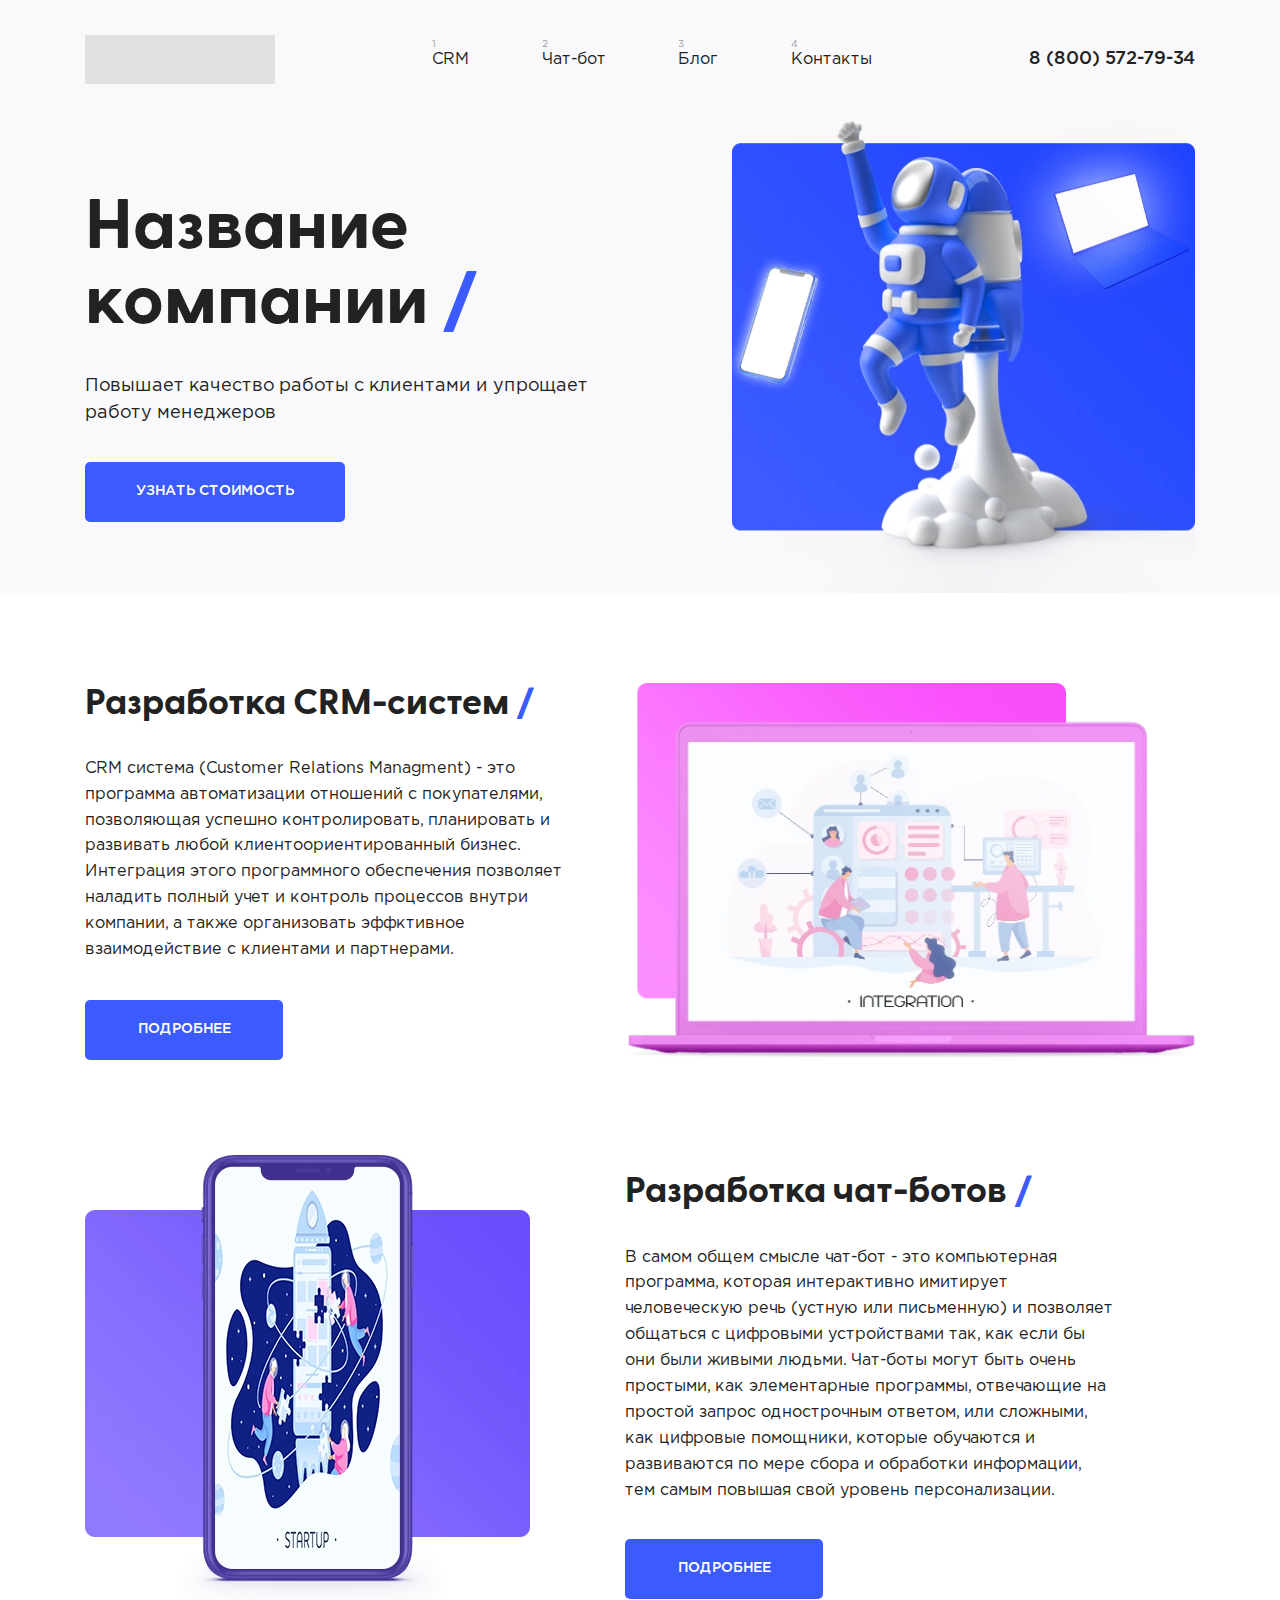
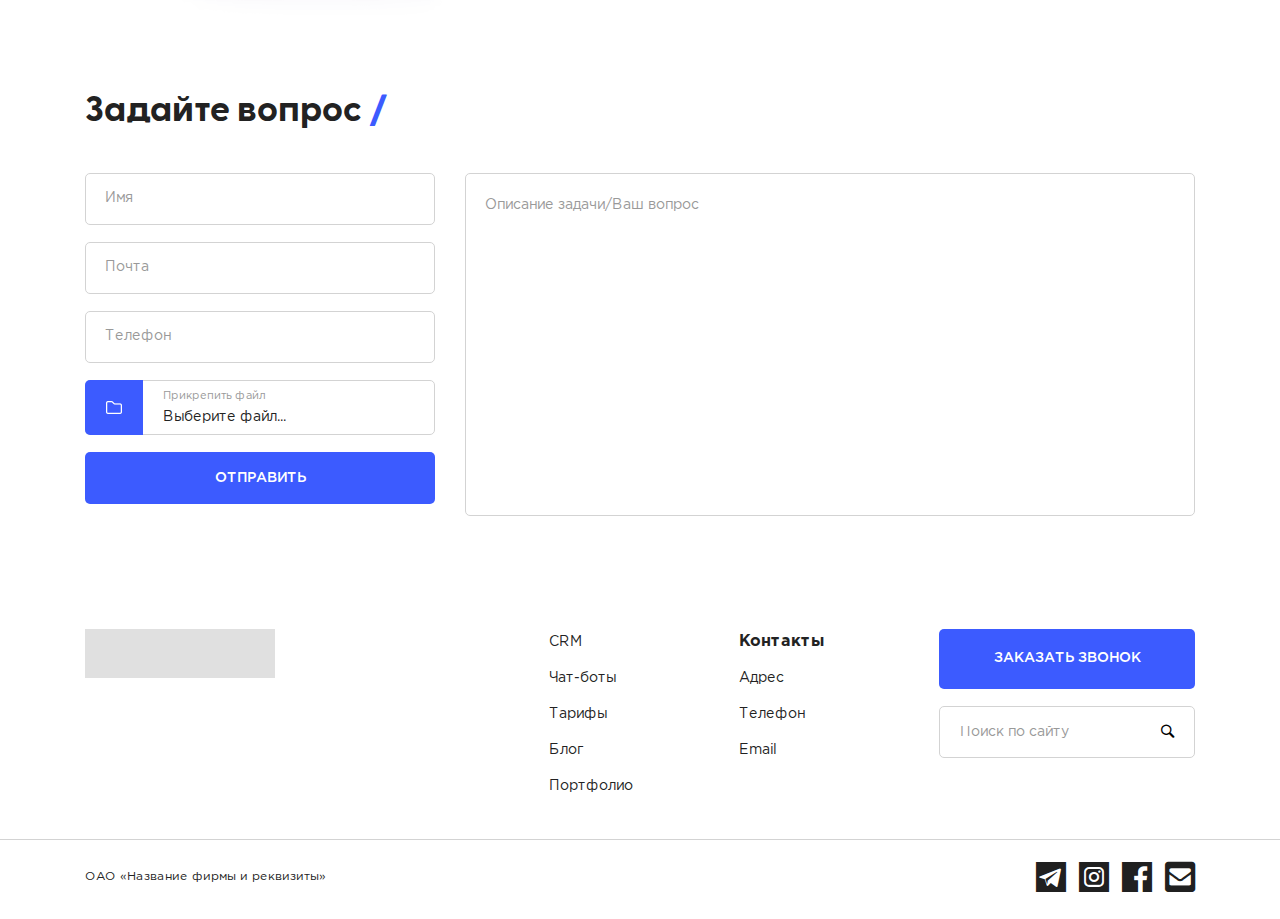
<file: index.html>
<!DOCTYPE html><html lang="en"><head>   <meta charset="UTF-8">   <meta http-equiv="X-UA-Compatible" content="IE=edge">   <meta name="viewport" content="width=device-width, initial-scale=1.0">   <link rel="stylesheet" href="css/style.min.css">   <title>Название</title></head><body>	<div class="wrapper">		<!-- .header --><header class="header lock-padding">   <div class="header__container _container">      <div class="header__body">         <div class="header__logo">            <a href="./index.html">               <picture><source srcset="img/logo.webp" type="image/webp"><img src="img/logo.jpg" alt="Logo"></picture>            </a>         </div>         <div class="header__menu menu">            <nav class="menu__body">               <ol class="menu__list">                  <li class="menu__item">                     <a href="./crm.html" class="menu__link">CRM</a>                  </li>                  <li class="menu__item">                     <a href="./bot.html" class="menu__link">Чат-бот</a>                  </li>                  <li class="menu__item">                     <a href="./template.html" class="menu__link">Блог</a>                  </li>                  <li class="menu__item">                     <a href="#footer" class="menu__link _anchor-scroll">Контакты</a>                  </li>               </ol>               <div class="header__phone mobile">                  <a href="tel:+78005727934">8 (800) 572-79-34</a>               </div>            </nav>         </div>         <div class="header__phone">            <a href="tel:+78005727934">8 (800) 572-79-34</a>         </div>         <div class="header__burger"><span></span></div>      </div>   </div></header><!-- /.header -->		<!-- .main -->		<main class="main">			<!-- .call -->			<section class="call">				<div class="call__container _container">					<div class="call__body">						<div class="call__content">							<h1 class="call__title _main-title">								Название компании <span>/</span>							</h1>							<p class="call__text">								Повышает качество работы с клиентами и упрощает работу менеджеров							</p>							<a href="#popup" class="call__btn _btn popup-link">								Узнать стоимость							</a>						</div>						<div class="call__images" id="scene">							<div class="call__image">								<picture><source srcset="img/call/1.webp" type="image/webp"><img src="img/call/1.png" alt="Астронавт" class="call__bg"></picture>							</div>							<div data-depth="0.5" class="layer">								<picture><source srcset="img/call/2.webp" type="image/webp"><img src="img/call/2.png" alt="Телефон" class="call__phone"></picture>							</div>							<div data-depth="0.5" class="layer">								<picture><source srcset="img/call/3.webp" type="image/webp"><img src="img/call/3.png" alt="Компьютер" class="call__computer"></picture>							</div>							<div class="call__mobile">								<picture><source srcset="img/call/1-mobile.webp" type="image/webp"><img src="img/call/1-mobile.png" alt="Астронавт"></picture>							</div>						</div>					</div>				</div>			</section>			<!-- /.call -->			<!-- .development -->			<section class="development">				<div class="development__container _container">					<div class="development__body">						<div class="development__content">							<h2 class="development__title _title">Разработка CRM-систем <span>/</span></h2>							<p class="development__text">								CRM система (Customer Relations Managment) - это программа								автоматизации отношений с покупателями, позволяющая								успешно контролировать, планировать и развивать любой								клиентоориентированный бизнес. Интеграция этого								программного обеспечения позволяет наладить полный учет								и контроль процессов внутри компании, а также организовать								эффктивное взаимодействие с клиентами и партнерами.							</p>							<a href="#popup" class="development__btn popup-link _btn">Подробнее</a>						</div>						<div class="development__image">							<picture><source srcset="img/development/1.webp" type="image/webp"><img src="img/development/1.png" alt="Компьютер"></picture>						</div>					</div>				</div>			</section>			<!-- /.development -->			<!-- .bots -->			<section class="bots">				<div class="bots__container _container">					<div class="bots__body">						<div class="bots__image">							<picture><source srcset="img/bots/1.webp" type="image/webp"><img src="img/bots/1.png" alt="Телефон"></picture>						</div>						<div class="bots__content">							<h2 class="bots__title _title">Разработка чат-ботов <span>/</span></h2>							<p class="bots__text">								В самом общем смысле чат-бот - это компьютерная программа,								которая интерактивно имитирует человеческую речь (устную								или письменную) и позволяет общаться с цифровыми								устройствами так, как если бы они были живыми людьми.								Чат-боты могут быть очень простыми, как элементарные								программы, отвечающие на простой запрос однострочным								ответом, или сложными, как цифровые помощники, которые								обучаются и развиваются по мере сбора и обработки								информации, тем самым повышая свой уровень персонализации.							</p>							<a href="#popup" class="bots__btn popup-link _btn">Подробнее</a>						</div>					</div>				</div>			</section>			<!-- /.bots -->			<!-- .question --><section class="question">  <div class="question__container _container">    <div class="question__body">      <h2 class="question__title _title">Задайте вопрос <span>/</span></h2>      <form action="#" class="question__form" id="questionForm">        <div class="question__left">          <div class="question__item">            <input class="_req _focus" type="text" id="questionUsername" />            <label for="questionUsername">Имя</label>          </div>          <div class="question__item">            <input class="_req _email _focus" type="email" id="questionEmail" />            <label for="questionEmail">Почта</label>          </div>          <div class="question__item">            <input              class="_req _focus"              type="tel"              id="questionPhone"              data-tel-input            />            <label for="questionPhone">Телефон</label>          </div>          <div class="question__right _mobile">            <textarea              id="questionTextareaMobile"              class="question__textarea"            ></textarea>            <label for="questionTextareaMobile">Описание задачи/Ваш вопрос</label>          </div>          <div class="question__file file">            <div class="file__input">              <input type="file" id="questionFile" accept=".jpg, .png, .gif" />              <div class="file__btn">                <picture><source srcset="img/form-icon.webp" type="image/webp"><img src="img/form-icon.png" alt="Icon" /></picture>              </div>            </div>            <div class="file__info">              <div class="file__label">Прикрепить файл</div>              <div class="file__filename">Выберите файл...</div>            </div>          </div>          <button type="submit" class="question__btn _btn">Отправить</button>        </div>        <div class="question__right">          <textarea id="questionTextarea" class="question__textarea"></textarea>          <label for="questionTextarea">Описание задачи/Ваш вопрос</label>        </div>      </form>    </div>  </div></section><!-- /.questions -->		</main>		<!-- .footer --><footer class="footer" id="footer">  <div class="footer__body">    <div class="footer__top top-footer">      <div class="_container">        <div class="top-footer__body">          <div class="top-footer__logo">            <a href="./index.html">              <picture><source srcset="img/logo.webp" type="image/webp"><img src="img/logo.jpg" alt="Logo" /></picture>            </a>          </div>          <nav class="top-footer__nav">            <ul class="top-footer__column">              <li>                <a href="#" class="top-footer__link">CRM</a>              </li>              <li>                <a href="#" class="top-footer__link">Чат-боты</a>              </li>              <li>                <a href="#" class="top-footer__link">Тарифы</a>              </li>              <li>                <a href="#" class="top-footer__link">Блог</a>              </li>              <li>                <a href="#" class="top-footer__link">Портфолио</a>              </li>            </ul>            <ul class="top-footer__column">              <li class="top-footer__title">Контакты</li>              <li>                <a href="#" class="top-footer__link">Адрес</a>              </li>              <li>                <a href="#" class="top-footer__link">Телефон</a>              </li>              <li>                <a href="#" class="top-footer__link">Email</a>              </li>            </ul>          </nav>          <div class="top-footer__btns">            <a href="#popup" class="popup-link top-footer__btn _btn">Заказать звонок</a>            <div class="top-footer__search">              <input type="text" placeholder="Поиск по сайту"/>              <button                type="submit"                class="top-footer__submit _icon-search"              ></button>            </div>          </div>        </div>      </div>    </div>    <div class="footer__bottom bottom-footer">      <div class="_container">        <div class="bottom-footer__body">          <p class="bottom-footer__copyright">ОАО «Название фирмы и реквизиты»</p>          <div class="bottom-footer__links">            <a href="#" class="bottom-footer__link _icon-telegram"></a>            <a href="#" class="bottom-footer__link _icon-instagram"></a>            <a href="#" class="bottom-footer__link _icon-facebook"></a>            <a href="#" class="bottom-footer__link _icon-email"></a>          </div>        </div>      </div>    </div>  </div></footer><!-- /.footer -->	</div>	<!-- .popup --><div class="popup" id="popup">	<div class="popup__body">		<div class="popup__content">			<a href="#" class="popup__close close-popup _icon-cancel"></a>         <h2 class="popup__title _title">            Пожалуйста, заполните форму <span>/</span>         </h2>         <p class="popup__text">            Узнайте, как Наша Компания может вывести ваш клиентский            сервис на новый уровень.         </p>         <form action="#" class="popup__form">            <div class="popup__grid">               <div class="popup__item">                  <input class="_req _focus" type="text" id="popupName">                  <label for="popupName">Имя</label>               </div>               <div class="popup__item">                  <input class="_req _focus" type="text" id="popupSurname">                  <label for="popupSurname">Фамилия</label>               </div>               <div class="popup__item">                  <input class="_req _email _focus" type="email" id="popupEmail">                  <label for="popupEmail">Почта</label>               </div>               <div class="popup__item">                  <input class="_req _focus" type="email" id="popupCompany">                  <label for="popupCompany">Название компании</label>               </div>               <div class="popup__item">                  <input class="_req _focus" type="tel" data-tel-input id="popupPhone">                  <label for="popupPhone">Телефон</label>               </div>               <div class="popup__item">                  <input class="_req _focus" type="text" id="popupCountry">                  <label for="popupCountry">Страна</label>               </div>               <div class="popup__item">                  <input class="_req _focus" type="text" id="popupAsk">                  <label for="popupAsk">Вы продаётё свою продукцию в интернете?</label>               </div>            </div>            <div class="popup__checkbox">               <input class="_req" type="checkbox" id="popupCheck" checked>                <label for="popupCheck"><span>                  Я соглашаюсь на обработку персональных данных на условиях и для целей,                  определенных в Согласии на обработку персональных данных.               </span></label>            </div>            <button class="popup__btn _btn">               Отправить            </button>         </form>		</div>	</div></div><!-- /.popup -->   <script src="js/main.min.js"></script></body></html>
</file>
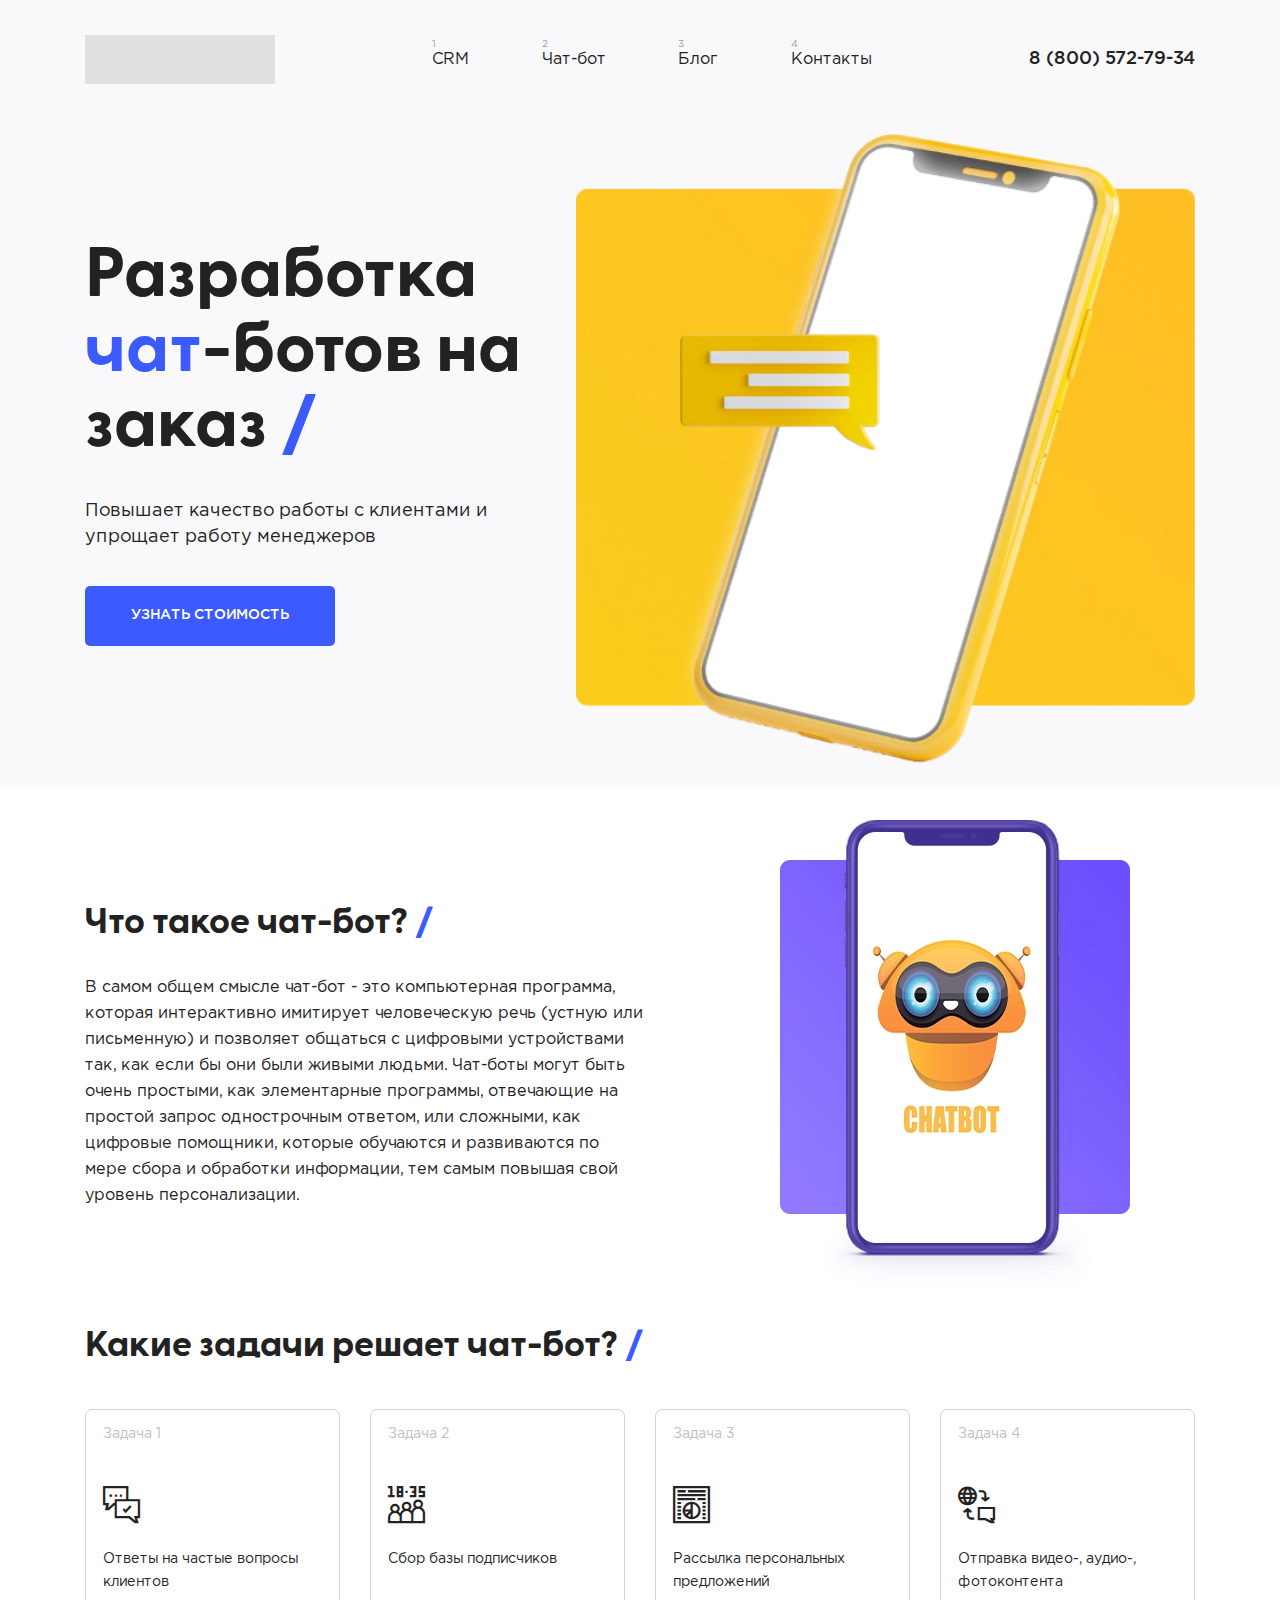
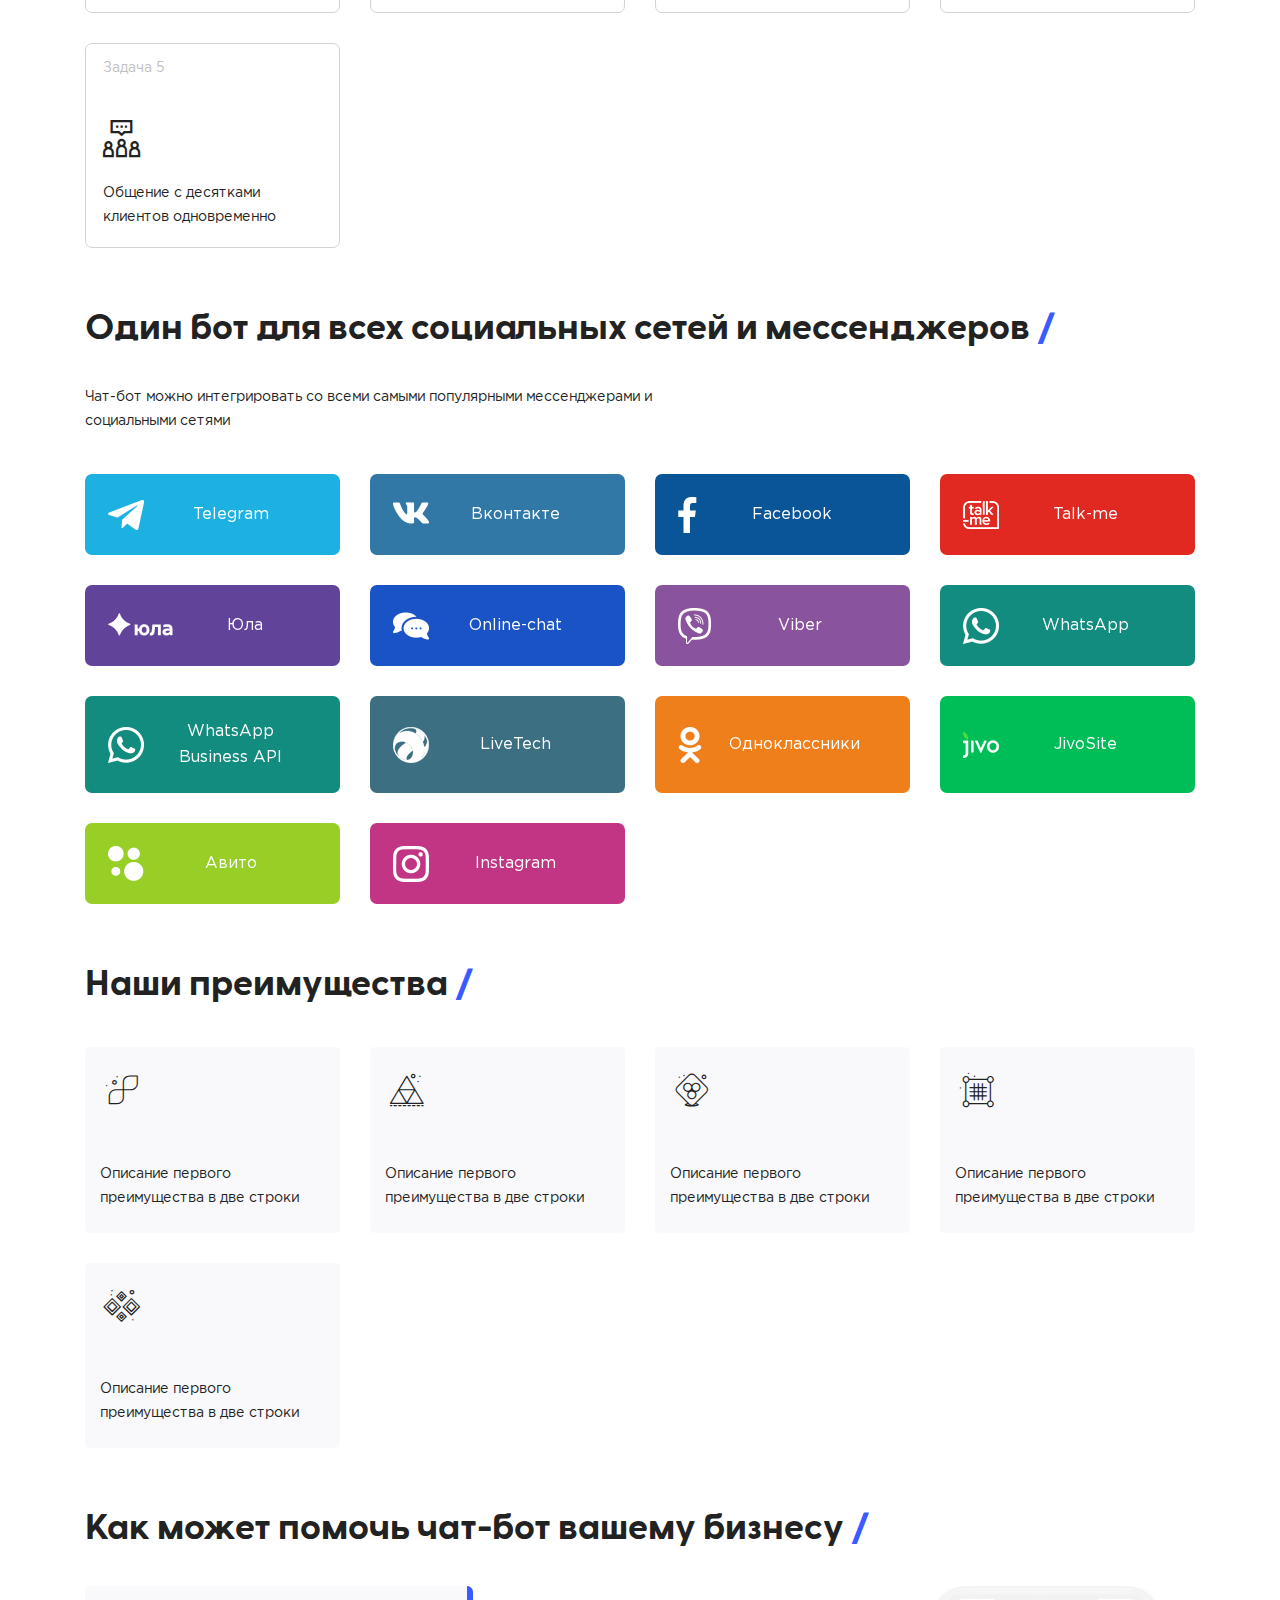
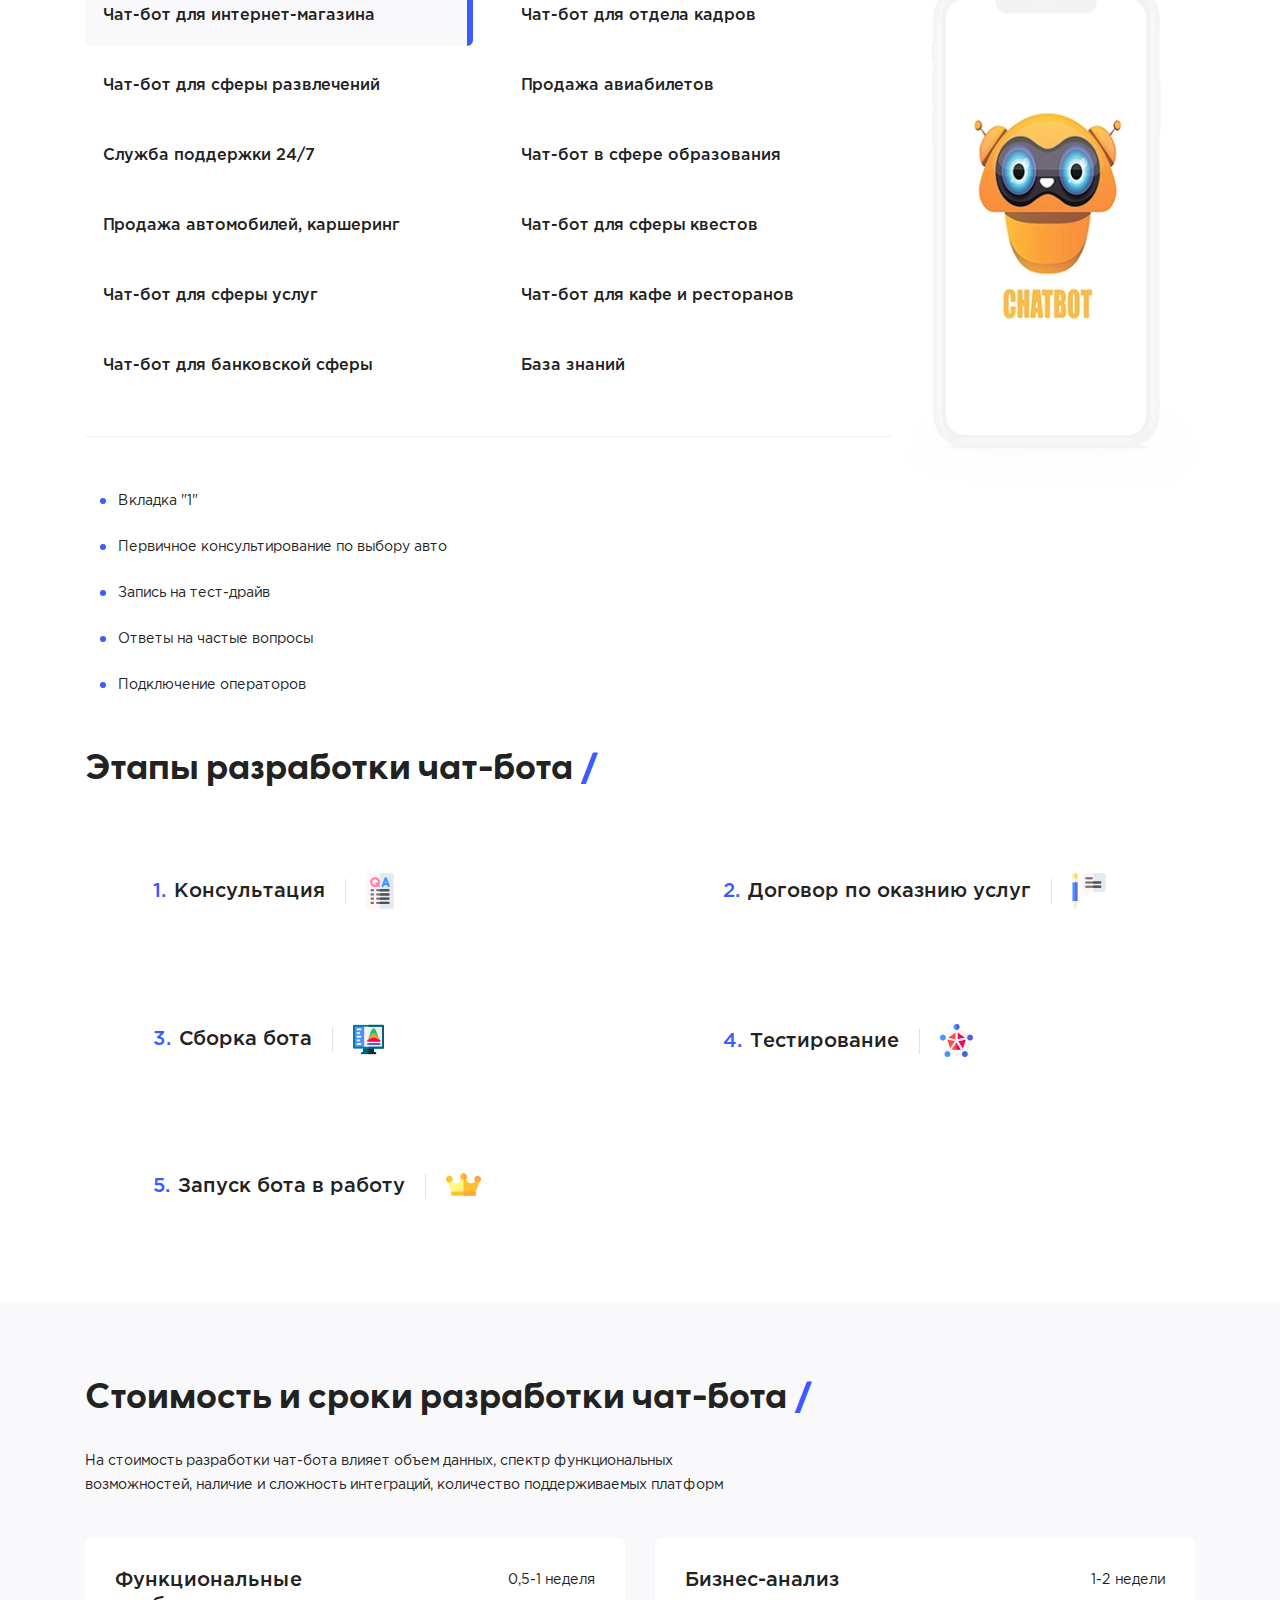
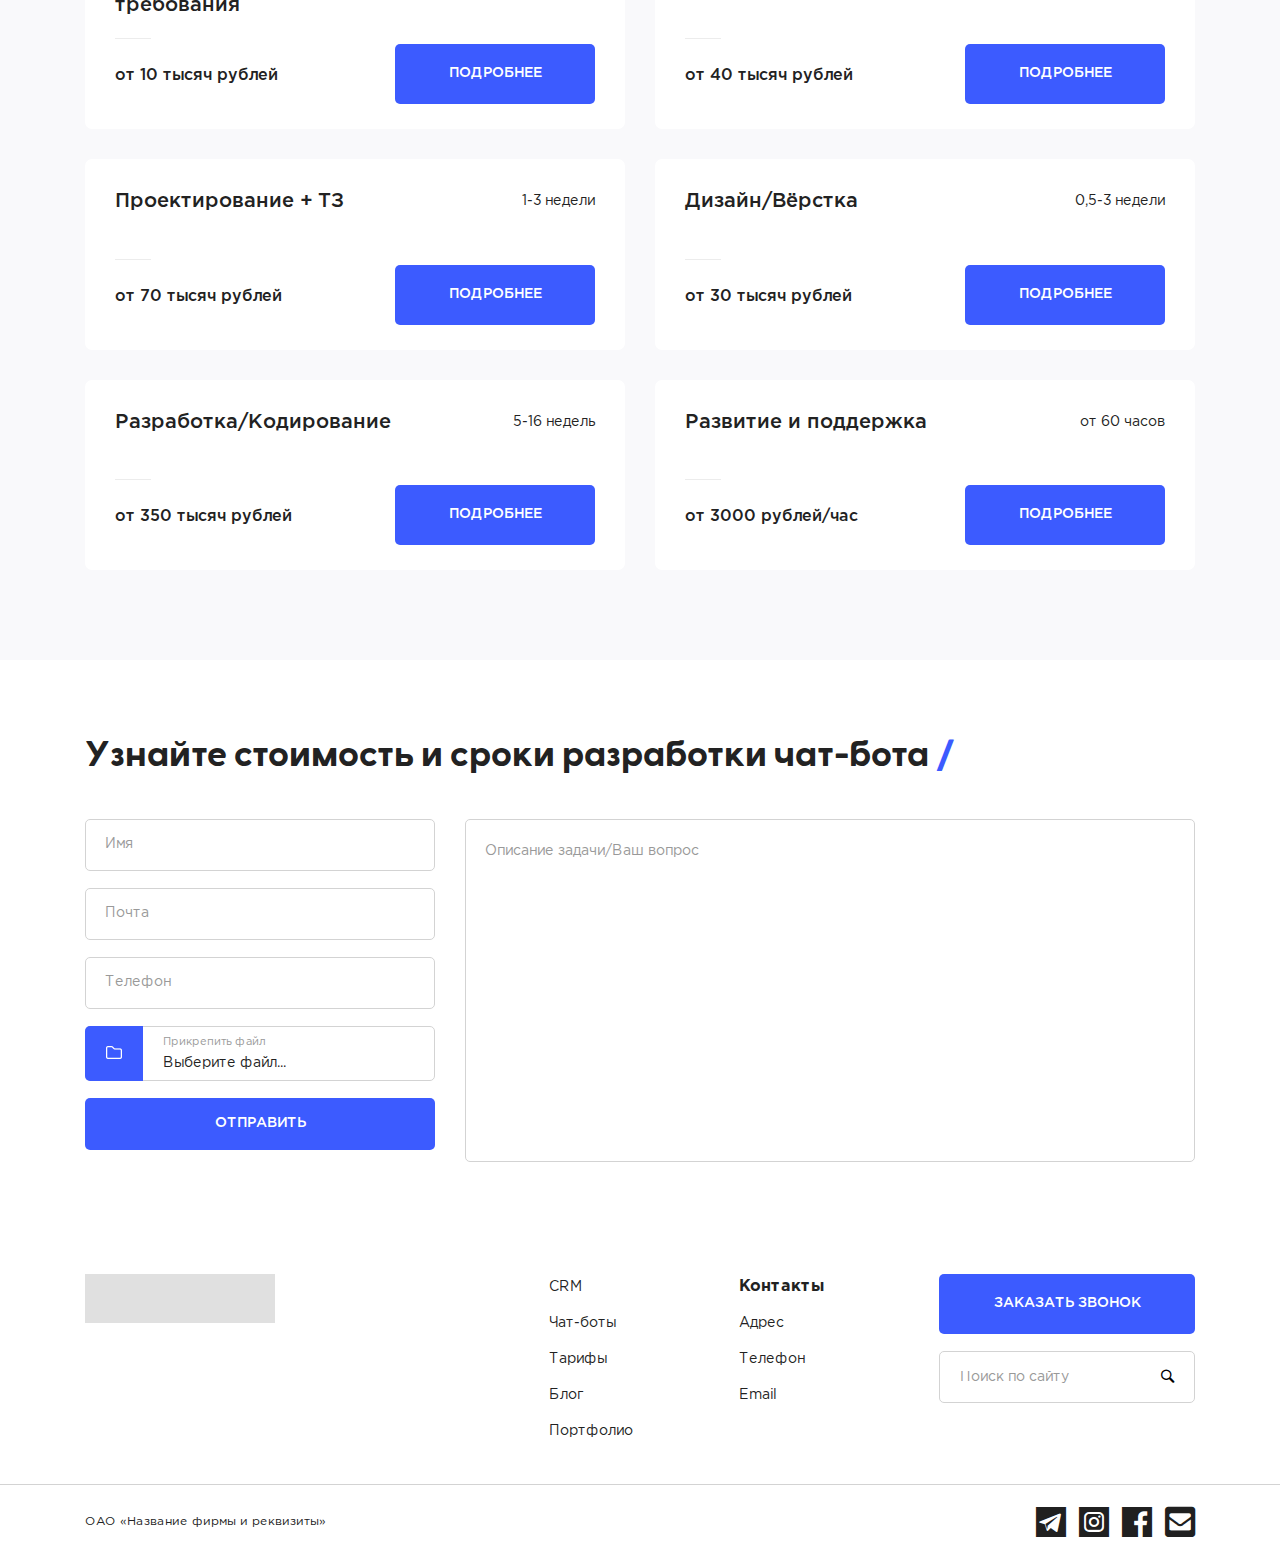
<file: bot.html>
<!DOCTYPE html><html lang="en"><head>   <meta charset="UTF-8">   <meta http-equiv="X-UA-Compatible" content="IE=edge">   <meta name="viewport" content="width=device-width, initial-scale=1.0">   <link rel="stylesheet" href="https://unpkg.com/swiper/swiper-bundle.min.css" />   <link rel="stylesheet" href="css/style.min.css">   <title>Название</title></head><body>	<div class="wrapper">		<!-- .header --><header class="header lock-padding">   <div class="header__container _container">      <div class="header__body">         <div class="header__logo">            <a href="./index.html">               <picture><source srcset="img/logo.webp" type="image/webp"><img src="img/logo.jpg" alt="Logo"></picture>            </a>         </div>         <div class="header__menu menu">            <nav class="menu__body">               <ol class="menu__list">                  <li class="menu__item">                     <a href="./crm.html" class="menu__link">CRM</a>                  </li>                  <li class="menu__item">                     <a href="./bot.html" class="menu__link">Чат-бот</a>                  </li>                  <li class="menu__item">                     <a href="./template.html" class="menu__link">Блог</a>                  </li>                  <li class="menu__item">                     <a href="#footer" class="menu__link _anchor-scroll">Контакты</a>                  </li>               </ol>               <div class="header__phone mobile">                  <a href="tel:+78005727934">8 (800) 572-79-34</a>               </div>            </nav>         </div>         <div class="header__phone">            <a href="tel:+78005727934">8 (800) 572-79-34</a>         </div>         <div class="header__burger"><span></span></div>      </div>   </div></header><!-- /.header -->		<!-- .main -->		<main class="main">			<!-- .bot-intro -->         <section class="crm-intro bot-intro">            <div class="bot-intro__container _container">               <div class="crm-intro__body bot-intro__body">                  <div class="crm-intro__content bot-intro__content">                     <h1 class="crm-intro__title bot-intro__title _main-title">                        Разработка <span>чат</span>-ботов на заказ <span>/</span>                     </h1>                     <p class="crm-intro__text bot-intro__text">                        Повышает качество работы с клиентами и упрощает работу менеджеров                     </p>                     <a href="#popup" class="popup-link crm-intro__btn bot-intro__btn _btn">Узнать стоимость</a>                  </div>                  <div class="crm-intro__images bot-intro__images" id="scene">							<div class="crm-intro__image bot-intro__image">								<picture><source srcset="img/bot-intro/1.webp" type="image/webp"><img src="img/bot-intro/1.png" alt="Телефон" class="crm-intro__bg bot-intro__bg"></picture>							</div>							<div data-depth="0.5" class="layer">								<picture><source srcset="img/bot-intro/2.webp" type="image/webp"><img src="img/bot-intro/2.png" alt="Сообщение" class="crm-intro__rocket bot-intro__message"></picture>							</div>							<div class="crm-intro__mobile bot-intro__mobile">								<picture><source srcset="img/bot-intro/1-mobile.webp" type="image/webp"><img src="img/bot-intro/1-mobile.png" alt="Телефон"></picture>							</div>						</div>               </div>            </div>         </section>         <!-- /.bot-intro -->         <!-- .bot-what -->         <section class="crm-video bot-what">            <div class="bot-what__container _container">               <div class="crm-video__body bot-what__body">                  <div class="crm-video__content bot-what__content">                     <h2 class="crm-video__title bot-what__title _title">                        Что такое чат-бот? <span>/</span>                     </h2>                     <p class="crm-video__text bot-what__text">                        В самом общем смысле чат-бот - это компьютерная программа,                        которая интерактивно имитирует человеческую речь (устную                        или письменную) и позволяет общаться с цифровыми                        устройствами так, как если бы они были живыми людьми.                        Чат-боты могут быть очень простыми, как элементарные                        программы, отвечающие на простой запрос однострочным                        ответом, или сложными, как цифровые помощники, которые                        обучаются и развиваются по мере сбора и обработки                        информации, тем самым повышая свой уровень персонализации.                     </p>                     <a href="#popup" class="popup-link crm-video__btn bot-what__btn _btn">                        Подробнее                     </a>                  </div>                  <div class="bot-what__img">                     <picture><source srcset="img/bot-what/1.webp" type="image/webp"><img src="img/bot-what/1.png" alt="Телефон"></picture>                  </div>               </div>            </div>         </section>         <!-- /.bot-what -->         <!-- .bot-task -->         <section class="crm-task bot-task">            <div class="bot-task__container _container">               <div class="crm-task__body bot-task__body">                  <h2 class="crm-task__title bot-task__title _title">                     Какие задачи решает чат-бот? <span>/</span>                  </h2>                  <div class="crm-task__grid bot-task__grid">                     <div class="crm-task__item bot-task__item item-crmtask item-bottask">                        <div class="item-crmtask__title item-bottask__title">                           Задача 1                        </div>                        <div class="item-crmtask__icon item-bottask__icon _icon-check"></div>                        <p class="item-crmtask__text item-bottask__text">                           Ответы на частые вопросы клиентов                         </p>                     </div>                     <div class="crm-task__item bot-task__item item-crmtask item-bottask">                        <div class="item-crmtask__title item-bottask__title">                           Задача 2                        </div>                        <div class="item-crmtask__icon item-bottask__icon _icon-group"></div>                        <p class="item-crmtask__text item-bottask__text">                           Сбор базы подписчиков                        </p>                     </div>                     <div class="crm-task__item bot-task__item item-crmtask item-bottask">                        <div class="item-crmtask__title item-bottask__title">                           Задача 3                        </div>                        <div class="item-crmtask__icon item-bottask__icon _icon-analytics-bot"></div>                        <p class="item-crmtask__text item-bottask__text">                           Рассылка персональных предложений                        </p>                     </div>                     <div class="crm-task__item bot-task__item item-crmtask item-bottask">                        <div class="item-crmtask__title item-bottask__title">                           Задача 4                        </div>                        <div class="item-crmtask__icon item-bottask__icon _icon-telecommunication"></div>                        <p class="item-crmtask__text item-bottask__text">                           Отправка видео-, аудио-, фотоконтента                        </p>                     </div>                     <div class="crm-task__item bot-task__item item-crmtask item-bottask">                        <div class="item-crmtask__title item-bottask__title">                           Задача 5                        </div>                        <div class="item-crmtask__icon item-bottask__icon _icon-people"></div>                        <p class="item-crmtask__text item-bottask__text">                           Общение с десятками клиентов одновременно                        </p>                     </div>                  </div>               </div>            </div>         </section>         <!-- /.bot-task -->         <!-- .bot-socials -->         <section class="bot-socials">            <div class="bot-socials__container _container">               <div class="bot-socials__body">                  <h2 class="bot-socials__title _title">                     Один бот для всех социальных сетей и мессенджеров <span>/</span>                  </h2>                  <p class="bot-socials__text">                     Чат-бот можно интегрировать со всеми самыми популярными мессенджерами                     и социальными сетями                  </p>                  <div class="slider-botsocials__arrows slider__arrows">                     <div class="slider-botsocials__prev slider__prev _arrow">                        <svg id="Влево" xmlns="http://www.w3.org/2000/svg" width="39" height="39" viewBox="0 0 39 39">                           <path id="Прямоугольник_6_копия" data-name="Прямоугольник 6 копия" class="cls-1" d="M27.1,3375.99l-5.086-4.89,4.895-5.09" transform="translate(-6.5 -3351.5)"/>                           <circle id="Эллипс_1" data-name="Эллипс 1" class="cls-2" cx="19.5" cy="19.5" r="19"/>                        </svg>                     </div>                     <div class="slider-botsocials__next slider__next _arrow">                        <svg id="Вправо" xmlns="http://www.w3.org/2000/svg" width="39" height="39" viewBox="0 0 39 39">                           <circle id="Эллипс_1" data-name="Эллипс 1" class="cls-1" cx="19.5" cy="19.5" r="19"/>                           <path id="Прямоугольник_6" data-name="Прямоугольник 6" class="cls-2" d="M104.9,3366.01l5.086,4.89-4.894,5.09" transform="translate(-86.5 -3351.5)"/>                        </svg>                     </div>                  </div>                  <div class="bot-socials__slider slider-botsocials slider swiper-container">                     <div class="slider-botsocials__wrapper swiper-wrapper">                        <div class="slider-botsocials__slide swiper-slide">                           <a href="#" class="slider-botsocials__item _telegram">                              <div class="slider-botsocials__img">                                 <picture><source srcset="img/bot-socials/telegram.svg" type="image/webp"><img src="img/bot-socials/telegram.svg" alt="Телеграм"></picture>                              </div>                              <div class="slider-botsocials__name">                                 Telegram                              </div>                           </a>                           <a href="#" class="slider-botsocials__item _vk">                              <div class="slider-botsocials__img">                                 <picture><source srcset="img/bot-socials/vk.svg" type="image/webp"><img src="img/bot-socials/vk.svg" alt="Вконтакте"></picture>                              </div>                              <div class="slider-botsocials__name">                                 Вконтакте                              </div>                           </a>                           <a href="#" class="slider-botsocials__item _facebook">                              <div class="slider-botsocials__img">                                 <picture><source srcset="img/bot-socials/facebook.svg" type="image/webp"><img src="img/bot-socials/facebook.svg" alt="Facebook"></picture>                              </div>                              <div class="slider-botsocials__name">                                 Facebook                              </div>                           </a>                           <a href="#" class="slider-botsocials__item _talk-me">                              <div class="slider-botsocials__img">                                 <picture><source srcset="img/bot-socials/talk-me.webp" type="image/webp"><img src="img/bot-socials/talk-me.png" alt="Talk Me"></picture>                              </div>                              <div class="slider-botsocials__name">                                 Talk-me                              </div>                           </a>                        </div>                        <div class="slider-botsocials__slide swiper-slide">                           <a href="#" class="slider-botsocials__item _yoola">                              <div class="slider-botsocials__img">                                 <picture><source srcset="img/bot-socials/Юла_(сервис_объявлений).svg" type="image/webp"><img src="img/bot-socials/Юла_(сервис_объявлений).svg" alt="Юла"></picture>                              </div>                              <div class="slider-botsocials__name">                                 Юла                              </div>                           </a>                           <a href="#" class="slider-botsocials__item _online-chat">                              <div class="slider-botsocials__img">                                 <picture><source srcset="img/bot-socials/bubble-chat.svg" type="image/webp"><img src="img/bot-socials/bubble-chat.svg" alt="Online-chat"></picture>                              </div>                              <div class="slider-botsocials__name">                                 Online-chat                              </div>                           </a>                           <a href="#" class="slider-botsocials__item _viber">                              <div class="slider-botsocials__img">                                 <picture><source srcset="img/bot-socials/viber.svg" type="image/webp"><img src="img/bot-socials/viber.svg" alt="Viber"></picture>                              </div>                              <div class="slider-botsocials__name">                                 Viber                              </div>                           </a>                           <a href="#" class="slider-botsocials__item _whatsapp">                              <div class="slider-botsocials__img">                                 <picture><source srcset="img/bot-socials/whatsapp.svg" type="image/webp"><img src="img/bot-socials/whatsapp.svg" alt="WhatsApp"></picture>                              </div>                              <div class="slider-botsocials__name">                                 WhatsApp                              </div>                           </a>                        </div>                        <div class="slider-botsocials__slide swiper-slide">                           <a href="#" class="slider-botsocials__item _whatsapp">                              <div class="slider-botsocials__img">                                 <picture><source srcset="img/bot-socials/whatsapp.svg" type="image/webp"><img src="img/bot-socials/whatsapp.svg" alt="WhatsApp"></picture>                              </div>                              <div class="slider-botsocials__name">                                 <p>WhatsApp</p>                                 <p>Business API</p>                              </div>                           </a>                           <a href="#" class="slider-botsocials__item _tech">                              <div class="slider-botsocials__img">                                 <picture><source srcset="img/bot-socials/Logo_LiveTex.webp" type="image/webp"><img src="img/bot-socials/Logo_LiveTex.png" alt="LiveTech"></picture>                              </div>                              <div class="slider-botsocials__name">                                 LiveTech                              </div>                           </a>                           <a href="#" class="slider-botsocials__item _ok">                              <div class="slider-botsocials__img">                                 <picture><source srcset="img/bot-socials/odnoklassniki.svg" type="image/webp"><img src="img/bot-socials/odnoklassniki.svg" alt="Одноклассники"></picture>                              </div>                              <div class="slider-botsocials__name">                                 Одноклассники                              </div>                           </a>                           <a href="#" class="slider-botsocials__item _jivo">                              <div class="slider-botsocials__img">                                 <picture><source srcset="img/bot-socials/logo_jivo_light.svg" type="image/webp"><img src="img/bot-socials/logo_jivo_light.svg" alt="Jivo"></picture>                              </div>                              <div class="slider-botsocials__name">                                 JivoSite                              </div>                           </a>                        </div>                        <div class="slider-botsocials__slide swiper-slide">                           <a href="#" class="slider-botsocials__item _avito">                              <div class="slider-botsocials__img">                                 <picture><source srcset="img/bot-socials/avito.svg" type="image/webp"><img src="img/bot-socials/avito.svg" alt="Авито"></picture>                              </div>                              <div class="slider-botsocials__name">                                 Авито                              </div>                           </a>                           <a href="#" class="slider-botsocials__item _insta">                              <div class="slider-botsocials__img">                                 <picture><source srcset="img/bot-socials/instagram.svg" type="image/webp"><img src="img/bot-socials/instagram.svg" alt="Instagram"></picture>                              </div>                              <div class="slider-botsocials__name">                                 Instagram                              </div>                           </a>                        </div>                                             </div>                  </div>               </div>            </div>         </section>         <!-- /.bot-socials -->         <!-- .bot-benefit -->         <section class="bot-benefit">            <div class="bot-benefit__container _container">               <div class="bot-benefit__body">                  <h2 class="bot-benefit__title _title">                     Наши преимущества <span>/</span>                  </h2>                  <div class="bot-benefit__grid">                     <div class="bot-benefit__item item-botbenefit">                        <div class="item-botbenefit__icon _icon-intersection"></div>                        <p class="item-botbenefit__text">                           Описание первого преимущества в две строки                        </p>                     </div>                     <div class="bot-benefit__item item-botbenefit">                        <div class="item-botbenefit__icon _icon-triangles"></div>                        <p class="item-botbenefit__text">                           Описание первого преимущества в две строки                        </p>                     </div>                     <div class="bot-benefit__item item-botbenefit">                        <div class="item-botbenefit__icon _icon-circles"></div>                        <p class="item-botbenefit__text">                           Описание первого преимущества в две строки                        </p>                     </div>                     <div class="bot-benefit__item item-botbenefit">                        <div class="item-botbenefit__icon _icon-rectangle"></div>                        <p class="item-botbenefit__text">                           Описание первого преимущества в две строки                        </p>                     </div>                     <div class="bot-benefit__item item-botbenefit">                        <div class="item-botbenefit__icon _icon-diamonds"></div>                        <p class="item-botbenefit__text">                           Описание первого преимущества в две строки                        </p>                     </div>                  </div>               </div>            </div>         </section>         <!-- /.bot-benefit -->         <!-- .bot-help -->         <section class="bot-help">            <div class="_container">               <div class="bot-help__body">                  <h2 class="bot-help__title _title">                     Как может помочь чат-бот вашему бизнесу <span>/</span>                  </h2>                  <div class="slider-bothelp__arrows slider__arrows">                     <div class="slider-bothelp__prev slider__prev _arrow">                        <svg id="Влево" xmlns="http://www.w3.org/2000/svg" width="39" height="39" viewBox="0 0 39 39">                           <path id="Прямоугольник_6_копия" data-name="Прямоугольник 6 копия" class="cls-1" d="M27.1,3375.99l-5.086-4.89,4.895-5.09" transform="translate(-6.5 -3351.5)"/>                           <circle id="Эллипс_1" data-name="Эллипс 1" class="cls-2" cx="19.5" cy="19.5" r="19"/>                        </svg>                     </div>                     <div class="slider-bothelp__next slider__next _arrow">                        <svg id="Вправо" xmlns="http://www.w3.org/2000/svg" width="39" height="39" viewBox="0 0 39 39">                           <circle id="Эллипс_1" data-name="Эллипс 1" class="cls-1" cx="19.5" cy="19.5" r="19"/>                           <path id="Прямоугольник_6" data-name="Прямоугольник 6" class="cls-2" d="M104.9,3366.01l5.086,4.89-4.894,5.09" transform="translate(-86.5 -3351.5)"/>                        </svg>                     </div>                  </div>                  <div class="bot-help__slider slider-bothelp slider swiper-container">                     <div class="swiper-wrapper slider-bothelp__wrapper">                        <div class="swiper-slide slider-bothelp__slide">                           <div class="slider-bothelp__title">                              Чат-бот для интернет-магазина                           </div>                           <div class="slider-bothelp__img">                              <picture><source srcset="img/bot-help/1-mobile.webp" type="image/webp"><img src="img/bot-help/1-mobile.png" alt="Телефон"></picture>                           </div>                           <ul class="slider-bothelp__list">                              <li class="slider-bothelp__item">                                 Слайд 1                              </li>                              <li class="slider-bothelp__item">                                Первичное консультирование по выбору авто                              </li>                              <li class="slider-bothelp__item">                                 Запись на тест-драйв                              </li>                              <li class="slider-bothelp__item">                                 Ответы на частые вопросы                              </li>                              <li class="slider-bothelp__item">                                 Подключение операторов                              </li>                           </ul>                        </div>                        <div class="swiper-slide slider-bothelp__slide">                           <div class="slider-bothelp__title">                              Чат-бот для отдела кадров                           </div>                           <div class="slider-bothelp__img">                              <picture><source srcset="img/bot-help/1-mobile.webp" type="image/webp"><img src="img/bot-help/1-mobile.png" alt="Телефон"></picture>                           </div>                           <ul class="slider-bothelp__list">                              <li class="slider-bothelp__item">                                 Слайд 2                              </li>                              <li class="slider-bothelp__item">                                Первичное консультирование по выбору авто                              </li>                              <li class="slider-bothelp__item">                                 Запись на тест-драйв                              </li>                              <li class="slider-bothelp__item">                                 Ответы на частые вопросы                              </li>                              <li class="slider-bothelp__item">                                 Подключение операторов                              </li>                           </ul>                        </div>                        <div class="swiper-slide slider-bothelp__slide">                           <div class="slider-bothelp__title">                             Чат-бот для сферы развлечений                           </div>                           <div class="slider-bothelp__img">                              <picture><source srcset="img/bot-help/1-mobile.webp" type="image/webp"><img src="img/bot-help/1-mobile.png" alt="Телефон"></picture>                           </div>                           <ul class="slider-bothelp__list">                              <li class="slider-bothelp__item">                                 Слайд 3                              </li>                              <li class="slider-bothelp__item">                                Первичное консультирование по выбору авто                              </li>                              <li class="slider-bothelp__item">                                 Запись на тест-драйв                              </li>                              <li class="slider-bothelp__item">                                 Ответы на частые вопросы                              </li>                              <li class="slider-bothelp__item">                                 Подключение операторов                              </li>                           </ul>                        </div>                        <div class="swiper-slide slider-bothelp__slide">                           <div class="slider-bothelp__title">                              Продажа авиабилетов                           </div>                           <div class="slider-bothelp__img">                              <picture><source srcset="img/bot-help/1-mobile.webp" type="image/webp"><img src="img/bot-help/1-mobile.png" alt="Телефон"></picture>                           </div>                           <ul class="slider-bothelp__list">                              <li class="slider-bothelp__item">                                 Слайд 4                              </li>                              <li class="slider-bothelp__item">                                Первичное консультирование по выбору авто                              </li>                              <li class="slider-bothelp__item">                                 Запись на тест-драйв                              </li>                              <li class="slider-bothelp__item">                                 Ответы на частые вопросы                              </li>                              <li class="slider-bothelp__item">                                 Подключение операторов                              </li>                           </ul>                        </div>                        <div class="swiper-slide slider-bothelp__slide">                           <div class="slider-bothelp__title">                              Служба поддержки 24/7                           </div>                           <div class="slider-bothelp__img">                              <picture><source srcset="img/bot-help/1-mobile.webp" type="image/webp"><img src="img/bot-help/1-mobile.png" alt="Телефон"></picture>                           </div>                           <ul class="slider-bothelp__list">                              <li class="slider-bothelp__item">                                 Слайд 5                              </li>                              <li class="slider-bothelp__item">                                Первичное консультирование по выбору авто                              </li>                              <li class="slider-bothelp__item">                                 Запись на тест-драйв                              </li>                              <li class="slider-bothelp__item">                                 Ответы на частые вопросы                              </li>                              <li class="slider-bothelp__item">                                 Подключение операторов                              </li>                           </ul>                        </div>                        <div class="swiper-slide slider-bothelp__slide">                           <div class="slider-bothelp__title">                              Чат-бот в сфере образования                           </div>                           <div class="slider-bothelp__img">                              <picture><source srcset="img/bot-help/1-mobile.webp" type="image/webp"><img src="img/bot-help/1-mobile.png" alt="Телефон"></picture>                           </div>                           <ul class="slider-bothelp__list">                              <li class="slider-bothelp__item">                                 Слайд 6                              </li>                              <li class="slider-bothelp__item">                                Первичное консультирование по выбору авто                              </li>                              <li class="slider-bothelp__item">                                 Запись на тест-драйв                              </li>                              <li class="slider-bothelp__item">                                 Ответы на частые вопросы                              </li>                              <li class="slider-bothelp__item">                                 Подключение операторов                              </li>                           </ul>                        </div>                        <div class="swiper-slide slider-bothelp__slide">                           <div class="slider-bothelp__title">                              Продажа автомобилей, каршеринг                           </div>                           <div class="slider-bothelp__img">                              <picture><source srcset="img/bot-help/1-mobile.webp" type="image/webp"><img src="img/bot-help/1-mobile.png" alt="Телефон"></picture>                           </div>                           <ul class="slider-bothelp__list">                              <li class="slider-bothelp__item">                                 Слайд 7                              </li>                              <li class="slider-bothelp__item">                                Первичное консультирование по выбору авто                              </li>                              <li class="slider-bothelp__item">                                 Запись на тест-драйв                              </li>                              <li class="slider-bothelp__item">                                 Ответы на частые вопросы                              </li>                              <li class="slider-bothelp__item">                                 Подключение операторов                              </li>                           </ul>                        </div>                        <div class="swiper-slide slider-bothelp__slide">                           <div class="slider-bothelp__title">                              Чат-бот для сферы квестов                           </div>                           <div class="slider-bothelp__img">                              <picture><source srcset="img/bot-help/1-mobile.webp" type="image/webp"><img src="img/bot-help/1-mobile.png" alt="Телефон"></picture>                           </div>                           <ul class="slider-bothelp__list">                              <li class="slider-bothelp__item">                                 Слайд 8                              </li>                              <li class="slider-bothelp__item">                                Первичное консультирование по выбору авто                              </li>                              <li class="slider-bothelp__item">                                 Запись на тест-драйв                              </li>                              <li class="slider-bothelp__item">                                 Ответы на частые вопросы                              </li>                              <li class="slider-bothelp__item">                                 Подключение операторов                              </li>                           </ul>                        </div>                        <div class="swiper-slide slider-bothelp__slide">                           <div class="slider-bothelp__title">                              Чат-бот для сферы услуг                           </div>                           <div class="slider-bothelp__img">                              <picture><source srcset="img/bot-help/1-mobile.webp" type="image/webp"><img src="img/bot-help/1-mobile.png" alt="Телефон"></picture>                           </div>                           <ul class="slider-bothelp__list">                              <li class="slider-bothelp__item">                                 Слайд 9                              </li>                              <li class="slider-bothelp__item">                                Первичное консультирование по выбору авто                              </li>                              <li class="slider-bothelp__item">                                 Запись на тест-драйв                              </li>                              <li class="slider-bothelp__item">                                 Ответы на частые вопросы                              </li>                              <li class="slider-bothelp__item">                                 Подключение операторов                              </li>                           </ul>                        </div>                        <div class="swiper-slide slider-bothelp__slide">                           <div class="slider-bothelp__title">                             Чат-бот для банковской сферы                           </div>                           <div class="slider-bothelp__img">                              <picture><source srcset="img/bot-help/1-mobile.webp" type="image/webp"><img src="img/bot-help/1-mobile.png" alt="Телефон"></picture>                           </div>                           <ul class="slider-bothelp__list">                              <li class="slider-bothelp__item">                                 Слайд 11                              </li>                              <li class="slider-bothelp__item">                                Первичное консультирование по выбору авто                              </li>                              <li class="slider-bothelp__item">                                 Запись на тест-драйв                              </li>                              <li class="slider-bothelp__item">                                 Ответы на частые вопросы                              </li>                              <li class="slider-bothelp__item">                                 Подключение операторов                              </li>                           </ul>                        </div>                        <div class="swiper-slide slider-bothelp__slide">                           <div class="slider-bothelp__title">                              База знаний                           </div>                           <div class="slider-bothelp__img">                              <picture><source srcset="img/bot-help/1-mobile.webp" type="image/webp"><img src="img/bot-help/1-mobile.png" alt="Телефон"></picture>                           </div>                           <ul class="slider-bothelp__list">                              <li class="slider-bothelp__item">                                 Слайд 12                              </li>                              <li class="slider-bothelp__item">                                Первичное консультирование по выбору авто                              </li>                              <li class="slider-bothelp__item">                                 Запись на тест-драйв                              </li>                              <li class="slider-bothelp__item">                                 Ответы на частые вопросы                              </li>                              <li class="slider-bothelp__item">                                 Подключение операторов                              </li>                           </ul>                        </div>                     </div>                  </div>                  <div class="bot-help__flex">                     <div class="bot-help__grid">                        <div class="bot-help__tab _tab _active" data-tab-name="tab-1">                           Чат-бот для интернет-магазина                        </div>                        <div class="bot-help__tab _tab" data-tab-name="tab-2">                           Чат-бот для отдела кадров                        </div>                        <div class="bot-help__tab _tab" data-tab-name="tab-3">                           Чат-бот для сферы развлечений                        </div>                        <div class="bot-help__tab _tab" data-tab-name="tab-4">                           Продажа авиабилетов                        </div>                        <div class="bot-help__tab _tab" data-tab-name="tab-5">                           Служба поддержки 24/7                        </div>                        <div class="bot-help__tab _tab" data-tab-name="tab-6">                           Чат-бот в сфере образования                        </div>                        <div class="bot-help__tab _tab" data-tab-name="tab-7">                           Продажа автомобилей, каршеринг                        </div>                        <div class="bot-help__tab _tab" data-tab-name="tab-8">                           Чат-бот для сферы квестов                        </div>                        <div class="bot-help__tab _tab" data-tab-name="tab-9">                           Чат-бот для сферы услуг                        </div>                        <div class="bot-help__tab _tab" data-tab-name="tab-10">                           Чат-бот для кафе и ресторанов                        </div>                        <div class="bot-help__tab _tab" data-tab-name="tab-11">                           Чат-бот для банковской сферы                        </div>                        <div class="bot-help__tab _tab" data-tab-name="tab-12">                           База знаний                        </div>                     </div>                     <div class="bot-help__img">                        <picture><source srcset="img/bot-help/1.webp" type="image/webp"><img src="img/bot-help/1.png" alt="Телефон"></picture>                     </div>                  </div>                  <div class="bot-help__lists">                     <ul class="bot-help__list">                        <li class="bot-help__item tab-1 _active _list">                           Вкладка " Чат-бот для интернет-магазина"                        </li>                        <li class="bot-help__item">                            Первичное консультирование по выбору авто                        </li>                        <li class="bot-help__item">                           Запись на тест-драйв                        </li>                        <li class="bot-help__item">                           Ответы на частые вопросы                        </li>                        <li class="bot-help__item">                           Подключение операторов                        </li>                     </ul>                     <ul class="bot-help__list _active _list tab-1">                        <li class="bot-help__item">                           Вкладка "1"                        </li>                        <li class="bot-help__item">                            Первичное консультирование по выбору авто                        </li>                        <li class="bot-help__item">                           Запись на тест-драйв                        </li>                        <li class="bot-help__item">                           Ответы на частые вопросы                        </li>                        <li class="bot-help__item">                           Подключение операторов                        </li>                     </ul>                     <ul class="bot-help__list tab-2 _list">                        <li class="bot-help__item">                           Вкладка "2"                        </li>                        <li class="bot-help__item">                            Первичное консультирование по выбору авто                        </li>                        <li class="bot-help__item">                           Запись на тест-драйв                        </li>                        <li class="bot-help__item">                           Ответы на частые вопросы                        </li>                        <li class="bot-help__item">                           Подключение операторов                        </li>                     </ul>                     <ul class="bot-help__list tab-3 _list">                        <li class="bot-help__item">                           Вкладка "3"                        </li>                        <li class="bot-help__item">                            Первичное консультирование по выбору авто                        </li>                        <li class="bot-help__item">                           Запись на тест-драйв                        </li>                        <li class="bot-help__item">                           Ответы на частые вопросы                        </li>                        <li class="bot-help__item">                           Подключение операторов                        </li>                     </ul>                     <ul class="bot-help__list tab-4 _list">                        <li class="bot-help__item">                           Вкладка "4"                        </li>                        <li class="bot-help__item">                            Первичное консультирование по выбору авто                        </li>                        <li class="bot-help__item">                           Запись на тест-драйв                        </li>                        <li class="bot-help__item">                           Ответы на частые вопросы                        </li>                        <li class="bot-help__item">                           Подключение операторов                        </li>                     </ul>                     <ul class="bot-help__list tab-5 _list">                        <li class="bot-help__item">                           Вкладка "5"                        </li>                        <li class="bot-help__item">                            Первичное консультирование по выбору авто                        </li>                        <li class="bot-help__item">                           Запись на тест-драйв                        </li>                        <li class="bot-help__item">                           Ответы на частые вопросы                        </li>                        <li class="bot-help__item">                           Подключение операторов                        </li>                     </ul>                     <ul class="bot-help__list tab-6 _list">                        <li class="bot-help__item">                           Вкладка "6"                        </li>                        <li class="bot-help__item">                            Первичное консультирование по выбору авто                        </li>                        <li class="bot-help__item">                           Запись на тест-драйв                        </li>                        <li class="bot-help__item">                           Ответы на частые вопросы                        </li>                        <li class="bot-help__item">                           Подключение операторов                        </li>                     </ul>                     <ul class="bot-help__list tab-7 _list">                        <li class="bot-help__item">                           Вкладка "7"                        </li>                        <li class="bot-help__item">                            Первичное консультирование по выбору авто                        </li>                        <li class="bot-help__item">                           Запись на тест-драйв                        </li>                        <li class="bot-help__item">                           Ответы на частые вопросы                        </li>                        <li class="bot-help__item">                           Подключение операторов                        </li>                     </ul>                     <ul class="bot-help__list tab-8 _list">                        <li class="bot-help__item">                           Вкладка "8"                        </li>                        <li class="bot-help__item">                            Первичное консультирование по выбору авто                        </li>                        <li class="bot-help__item">                           Запись на тест-драйв                        </li>                        <li class="bot-help__item">                           Ответы на частые вопросы                        </li>                        <li class="bot-help__item">                           Подключение операторов                        </li>                     </ul>                     <ul class="bot-help__list tab-9 _list">                        <li class="bot-help__item">                           Вкладка "9"                        </li>                        <li class="bot-help__item">                            Первичное консультирование по выбору авто                        </li>                        <li class="bot-help__item">                           Запись на тест-драйв                        </li>                        <li class="bot-help__item">                           Ответы на частые вопросы                        </li>                        <li class="bot-help__item">                           Подключение операторов                        </li>                     </ul>                     <ul class="bot-help__list tab-10 _list">                        <li class="bot-help__item">                           Вкладка "10"                        </li>                        <li class="bot-help__item">                            Первичное консультирование по выбору авто                        </li>                        <li class="bot-help__item">                           Запись на тест-драйв                        </li>                        <li class="bot-help__item">                           Ответы на частые вопросы                        </li>                        <li class="bot-help__item">                           Подключение операторов                        </li>                     </ul>                     <ul class="bot-help__list tab-11 _list">                        <li class="bot-help__item">                           Вкладка "11"                        </li>                        <li class="bot-help__item">                            Первичное консультирование по выбору авто                        </li>                        <li class="bot-help__item">                           Запись на тест-драйв                        </li>                        <li class="bot-help__item">                           Ответы на частые вопросы                        </li>                        <li class="bot-help__item">                           Подключение операторов                        </li>                     </ul>                     <ul class="bot-help__list tab-12 _list">                        <li class="bot-help__item">                           Вкладка "12"                        </li>                        <li class="bot-help__item">                            Первичное консультирование по выбору авто                        </li>                        <li class="bot-help__item">                           Запись на тест-драйв                        </li>                        <li class="bot-help__item">                           Ответы на частые вопросы                        </li>                        <li class="bot-help__item">                           Подключение операторов                        </li>                     </ul>                  </div>                </div>            </div>         </section>         <!-- ./.bot-help -->         <!-- .bot-stage -->         <section class="bot-stage">            <div class="bot-stage__container _container">               <div class="bot-stage__body">                  <h2 class="bot-stage__title _title">                     Этапы разработки чат-бота <span>/</span>                  </h2>                  <ol class="bot-stage__grid">                                          <div class="bot-stage__item">                        <div class="bot-stage__content">                           <li class="bot-stage__item-title">Консультация</li>                           <div class="bot-stage__img">                              <picture><source srcset="img/bot-stage/1.svg" type="image/webp"><img src="img/bot-stage/1.svg" alt="Faq"></picture>                           </div>                        </div>                     </div>                     <div class="bot-stage__item">                        <div class="bot-stage__content">                           <li class="bot-stage__item-title">Договор по оказнию услуг</li>                           <div class="bot-stage__img">                              <picture><source srcset="img/bot-stage/2.svg" type="image/webp"><img src="img/bot-stage/2.svg" alt="shorthand"></picture>                           </div>                        </div>                     </div>                    <div class="bot-stage__item">                        <div class="bot-stage__content">                           <li class="bot-stage__item-title">Сборка бота</li>                           <div class="bot-stage__img">                              <picture><source srcset="img/bot-stage/3.svg" type="image/webp"><img src="img/bot-stage/3.svg" alt="graph"></picture>                           </div>                        </div>                     </div>                     <div class="bot-stage__item">                        <div class="bot-stage__content">                           <li class="bot-stage__item-title">Тестирование</li>                           <div class="bot-stage__img">                              <picture><source srcset="img/bot-stage/4.svg" type="image/webp"><img src="img/bot-stage/4.svg" alt="chart"></picture>                           </div>                        </div>                     </div>                     <div class="bot-stage__item">                        <div class="bot-stage__content">                           <li class="bot-stage__item-title">Запуск бота в работу</li>                           <div class="bot-stage__img">                              <picture><source srcset="img/bot-stage/5.svg" type="image/webp"><img src="img/bot-stage/5.svg" alt="crown"></picture>                           </div>                        </div>                     </div>                  </ol>               </div>            </div>         </section>         <!-- /.bot-stage -->         <!-- .crm-price -->         <section class="crm-price">            <div class="crm-price__container _container">               <div class="crm-price__body">                  <h2 class="crm-price__title _title">                     Стоимость и сроки разработки чат-бота <span>/</span>                  </h2>                  <p class="crm-price__text">                     На стоимость разработки чат-бота влияет объем данных, спектр функциональных                     возможностей, наличие и сложность интеграций, количество поддерживаемых платформ                  </p>                  <div class="crm-price__grid">                     <div class="crm-price__item item-crmprice">                        <div class="item-crmprice__column">                           <div class="item-crmprice__title">                              Функциональные требования                           </div>                           <div class="item-crmprice__price">                              от 10 тысяч рублей                           </div>                        </div>                        <div class="item-crmprice__column">                           <div class="item-crmprice__time">                              0,5-1 неделя                            </div>                           <a href="#popup" class="item-crmprice__btn popup-link _btn">                              Подробнее                           </a>                        </div>                     </div>                     <div class="crm-price__item item-crmprice">                        <div class="item-crmprice__column">                           <div class="item-crmprice__title">                              Бизнес-анализ                           </div>                           <div class="item-crmprice__price">                              от 40 тысяч рублей                           </div>                        </div>                        <div class="item-crmprice__column">                           <div class="item-crmprice__time">                              1-2 недели                            </div>                           <a href="#popup" class="popup-link item-crmprice__btn _btn">                              Подробнее                           </a>                        </div>                     </div>                     <div class="crm-price__item item-crmprice">                        <div class="item-crmprice__column">                           <div class="item-crmprice__title">                              Проектирование + ТЗ                           </div>                           <div class="item-crmprice__price">                              от 70 тысяч рублей                           </div>                        </div>                        <div class="item-crmprice__column">                           <div class="item-crmprice__time">                              1-3 недели                            </div>                           <a href="#popup" class="popup-link item-crmprice__btn _btn">                              Подробнее                           </a>                        </div>                     </div>                     <div class="crm-price__item item-crmprice">                        <div class="item-crmprice__column">                           <div class="item-crmprice__title">                              Дизайн/Вёрстка                           </div>                           <div class="item-crmprice__price">                              от 30 тысяч рублей                           </div>                        </div>                        <div class="item-crmprice__column">                           <div class="item-crmprice__time">                              0,5-3 недели                            </div>                           <a href="#popup" class="popup-link item-crmprice__btn _btn">                              Подробнее                           </a>                        </div>                     </div>                     <div class="crm-price__item item-crmprice">                        <div class="item-crmprice__column">                           <div class="item-crmprice__title">                              Разработка/Кодирование                           </div>                           <div class="item-crmprice__price">                              от 350 тысяч рублей                           </div>                        </div>                        <div class="item-crmprice__column">                           <div class="item-crmprice__time">                              5-16 недель                           </div>                           <a href="#popup" class="popup-link item-crmprice__btn _btn">                              Подробнее                           </a>                        </div>                     </div>                     <div class="crm-price__item item-crmprice">                        <div class="item-crmprice__column">                           <div class="item-crmprice__title">                              Развитие и поддержка                           </div>                           <div class="item-crmprice__price">                              от 3000 рублей/час                           </div>                        </div>                        <div class="item-crmprice__column">                           <div class="item-crmprice__time">                              от 60 часов                           </div>                           <a href="#popup" class="popup-link item-crmprice__btn _btn">                              Подробнее                           </a>                        </div>                     </div>                  </div>               </div>            </div>         </section>         <!-- /.crm-price -->			<!-- .question -->         <section class="question">            <div class="question__container _container">               <div class="question__body">                  <h2 class="question__title _title">Узнайте стоимость и сроки разработки чат-бота <span>/</span></h2>                  <form action="#" class="question__form" id="questionForm">                  <div class="question__left">                     <div class="question__item">                        <input class="_req _focus" type="text" id="questionUsername" />                        <label for="questionUsername">Имя</label>                     </div>                     <div class="question__item">                        <input class="_req _email _focus" type="email" id="questionEmail" />                        <label for="questionEmail">Почта</label>                     </div>                     <div class="question__item">                        <input                        class="_req _focus"                        type="tel"                        id="questionPhone"                        data-tel-input                        />                        <label for="questionPhone">Телефон</label>                     </div>                     <div class="question__right _mobile">                        <textarea                        id="questionTextareaMobile"                        class="question__textarea"                        ></textarea>                        <label for="questionTextareaMobile">Описание задачи/Ваш вопрос</label>                     </div>                     <div class="question__file file">                        <div class="file__input">                        <input type="file" id="questionFile" accept=".jpg, .png, .gif" />                        <div class="file__btn">                           <picture><source srcset="img/form-icon.webp" type="image/webp"><img src="img/form-icon.png" alt="Icon" /></picture>                        </div>                        </div>                        <div class="file__info">                        <div class="file__label">Прикрепить файл</div>                        <div class="file__filename">Выберите файл...</div>                        </div>                     </div>                     <button type="submit" class="question__btn _btn">Отправить</button>                  </div>                  <div class="question__right">                     <textarea id="questionTextarea" class="question__textarea"></textarea>                     <label for="questionTextarea">Описание задачи/Ваш вопрос</label>                  </div>                  </form>               </div>            </div>         </section>         <!-- /.questions -->		</main>		<!-- .footer --><footer class="footer" id="footer">  <div class="footer__body">    <div class="footer__top top-footer">      <div class="_container">        <div class="top-footer__body">          <div class="top-footer__logo">            <a href="./index.html">              <picture><source srcset="img/logo.webp" type="image/webp"><img src="img/logo.jpg" alt="Logo" /></picture>            </a>          </div>          <nav class="top-footer__nav">            <ul class="top-footer__column">              <li>                <a href="#" class="top-footer__link">CRM</a>              </li>              <li>                <a href="#" class="top-footer__link">Чат-боты</a>              </li>              <li>                <a href="#" class="top-footer__link">Тарифы</a>              </li>              <li>                <a href="#" class="top-footer__link">Блог</a>              </li>              <li>                <a href="#" class="top-footer__link">Портфолио</a>              </li>            </ul>            <ul class="top-footer__column">              <li class="top-footer__title">Контакты</li>              <li>                <a href="#" class="top-footer__link">Адрес</a>              </li>              <li>                <a href="#" class="top-footer__link">Телефон</a>              </li>              <li>                <a href="#" class="top-footer__link">Email</a>              </li>            </ul>          </nav>          <div class="top-footer__btns">            <a href="#popup" class="popup-link top-footer__btn _btn">Заказать звонок</a>            <div class="top-footer__search">              <input type="text" placeholder="Поиск по сайту"/>              <button                type="submit"                class="top-footer__submit _icon-search"              ></button>            </div>          </div>        </div>      </div>    </div>    <div class="footer__bottom bottom-footer">      <div class="_container">        <div class="bottom-footer__body">          <p class="bottom-footer__copyright">ОАО «Название фирмы и реквизиты»</p>          <div class="bottom-footer__links">            <a href="#" class="bottom-footer__link _icon-telegram"></a>            <a href="#" class="bottom-footer__link _icon-instagram"></a>            <a href="#" class="bottom-footer__link _icon-facebook"></a>            <a href="#" class="bottom-footer__link _icon-email"></a>          </div>        </div>      </div>    </div>  </div></footer><!-- /.footer -->	</div>   <!-- .popup --><div class="popup" id="popup">	<div class="popup__body">		<div class="popup__content">			<a href="#" class="popup__close close-popup _icon-cancel"></a>         <h2 class="popup__title _title">            Пожалуйста, заполните форму <span>/</span>         </h2>         <p class="popup__text">            Узнайте, как Наша Компания может вывести ваш клиентский            сервис на новый уровень.         </p>         <form action="#" class="popup__form">            <div class="popup__grid">               <div class="popup__item">                  <input class="_req _focus" type="text" id="popupName">                  <label for="popupName">Имя</label>               </div>               <div class="popup__item">                  <input class="_req _focus" type="text" id="popupSurname">                  <label for="popupSurname">Фамилия</label>               </div>               <div class="popup__item">                  <input class="_req _email _focus" type="email" id="popupEmail">                  <label for="popupEmail">Почта</label>               </div>               <div class="popup__item">                  <input class="_req _focus" type="email" id="popupCompany">                  <label for="popupCompany">Название компании</label>               </div>               <div class="popup__item">                  <input class="_req _focus" type="tel" data-tel-input id="popupPhone">                  <label for="popupPhone">Телефон</label>               </div>               <div class="popup__item">                  <input class="_req _focus" type="text" id="popupCountry">                  <label for="popupCountry">Страна</label>               </div>               <div class="popup__item">                  <input class="_req _focus" type="text" id="popupAsk">                  <label for="popupAsk">Вы продаётё свою продукцию в интернете?</label>               </div>            </div>            <div class="popup__checkbox">               <input class="_req" type="checkbox" id="popupCheck" checked>                <label for="popupCheck"><span>                  Я соглашаюсь на обработку персональных данных на условиях и для целей,                  определенных в Согласии на обработку персональных данных.               </span></label>            </div>            <button class="popup__btn _btn">               Отправить            </button>         </form>		</div>	</div></div><!-- /.popup -->   <script src="https://unpkg.com/swiper/swiper-bundle.min.js"></script>   <script src="js/main.min.js"></script></body></html>
</file>
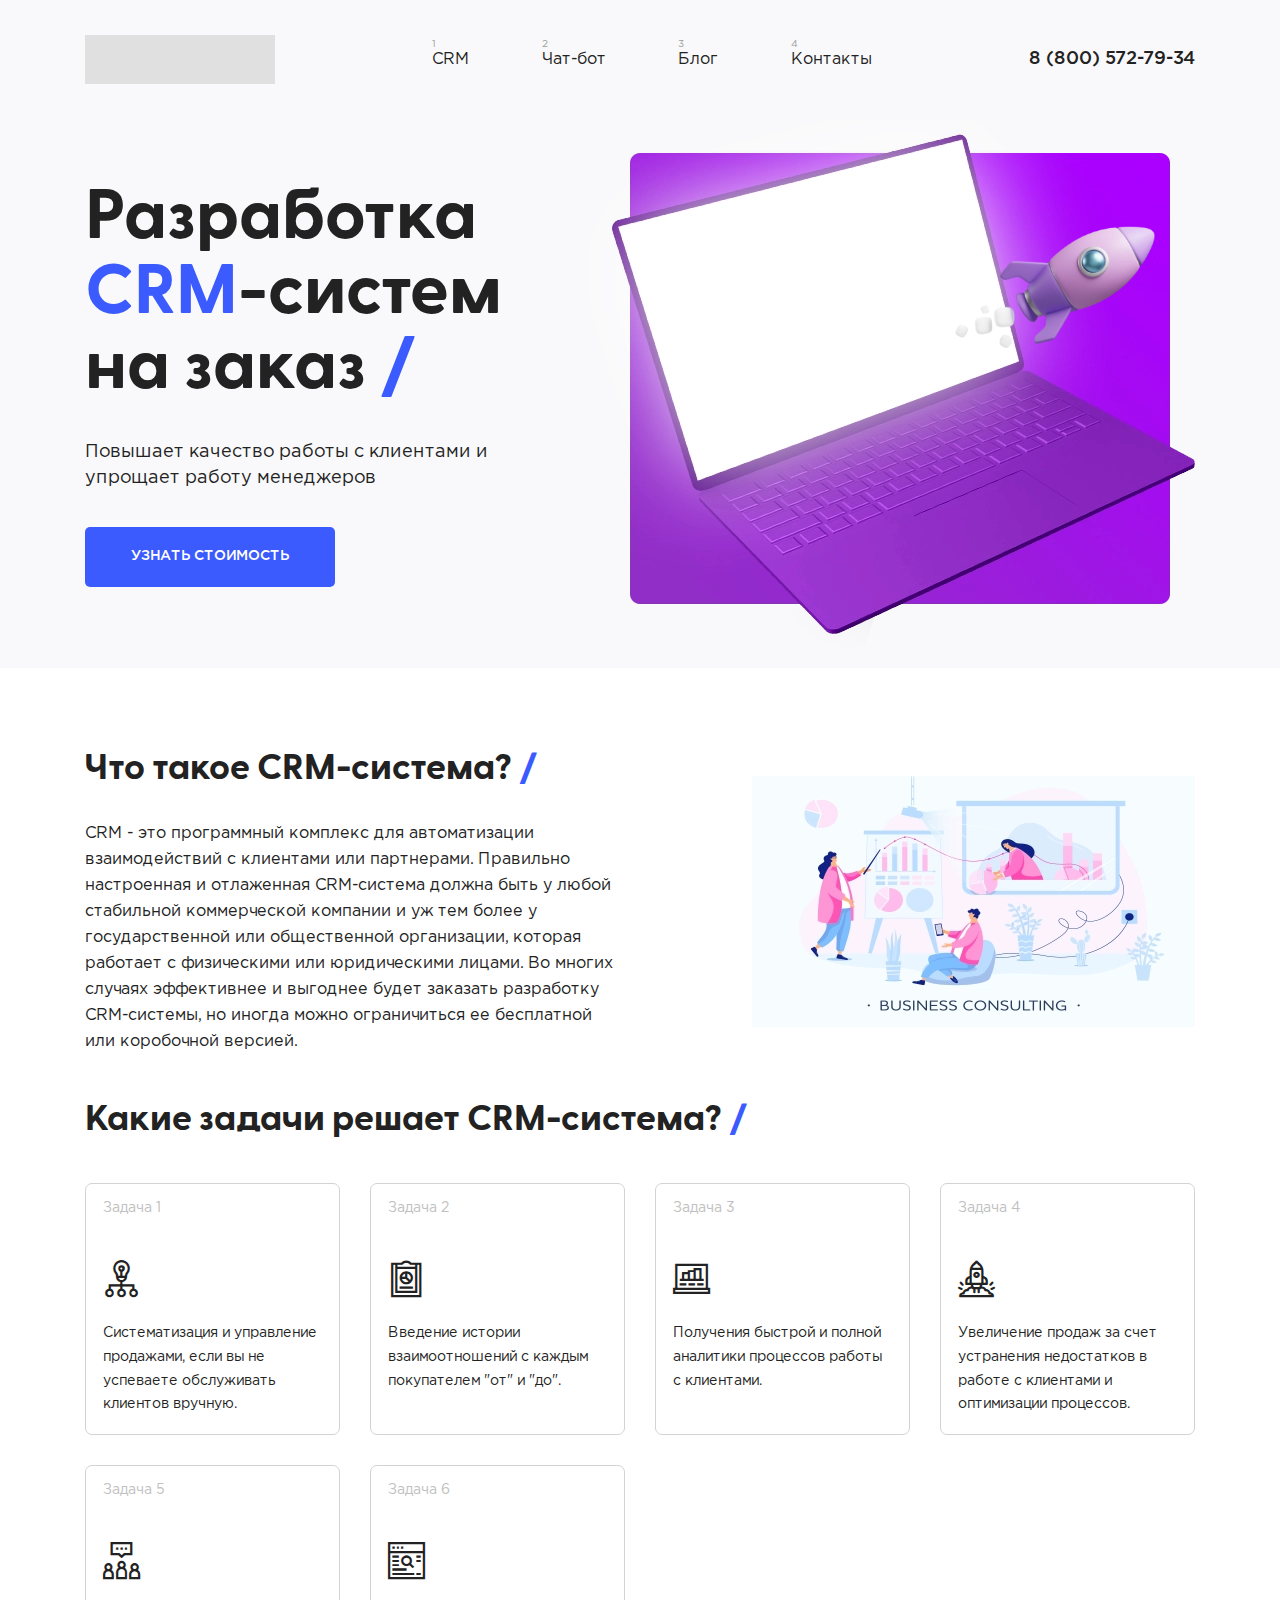
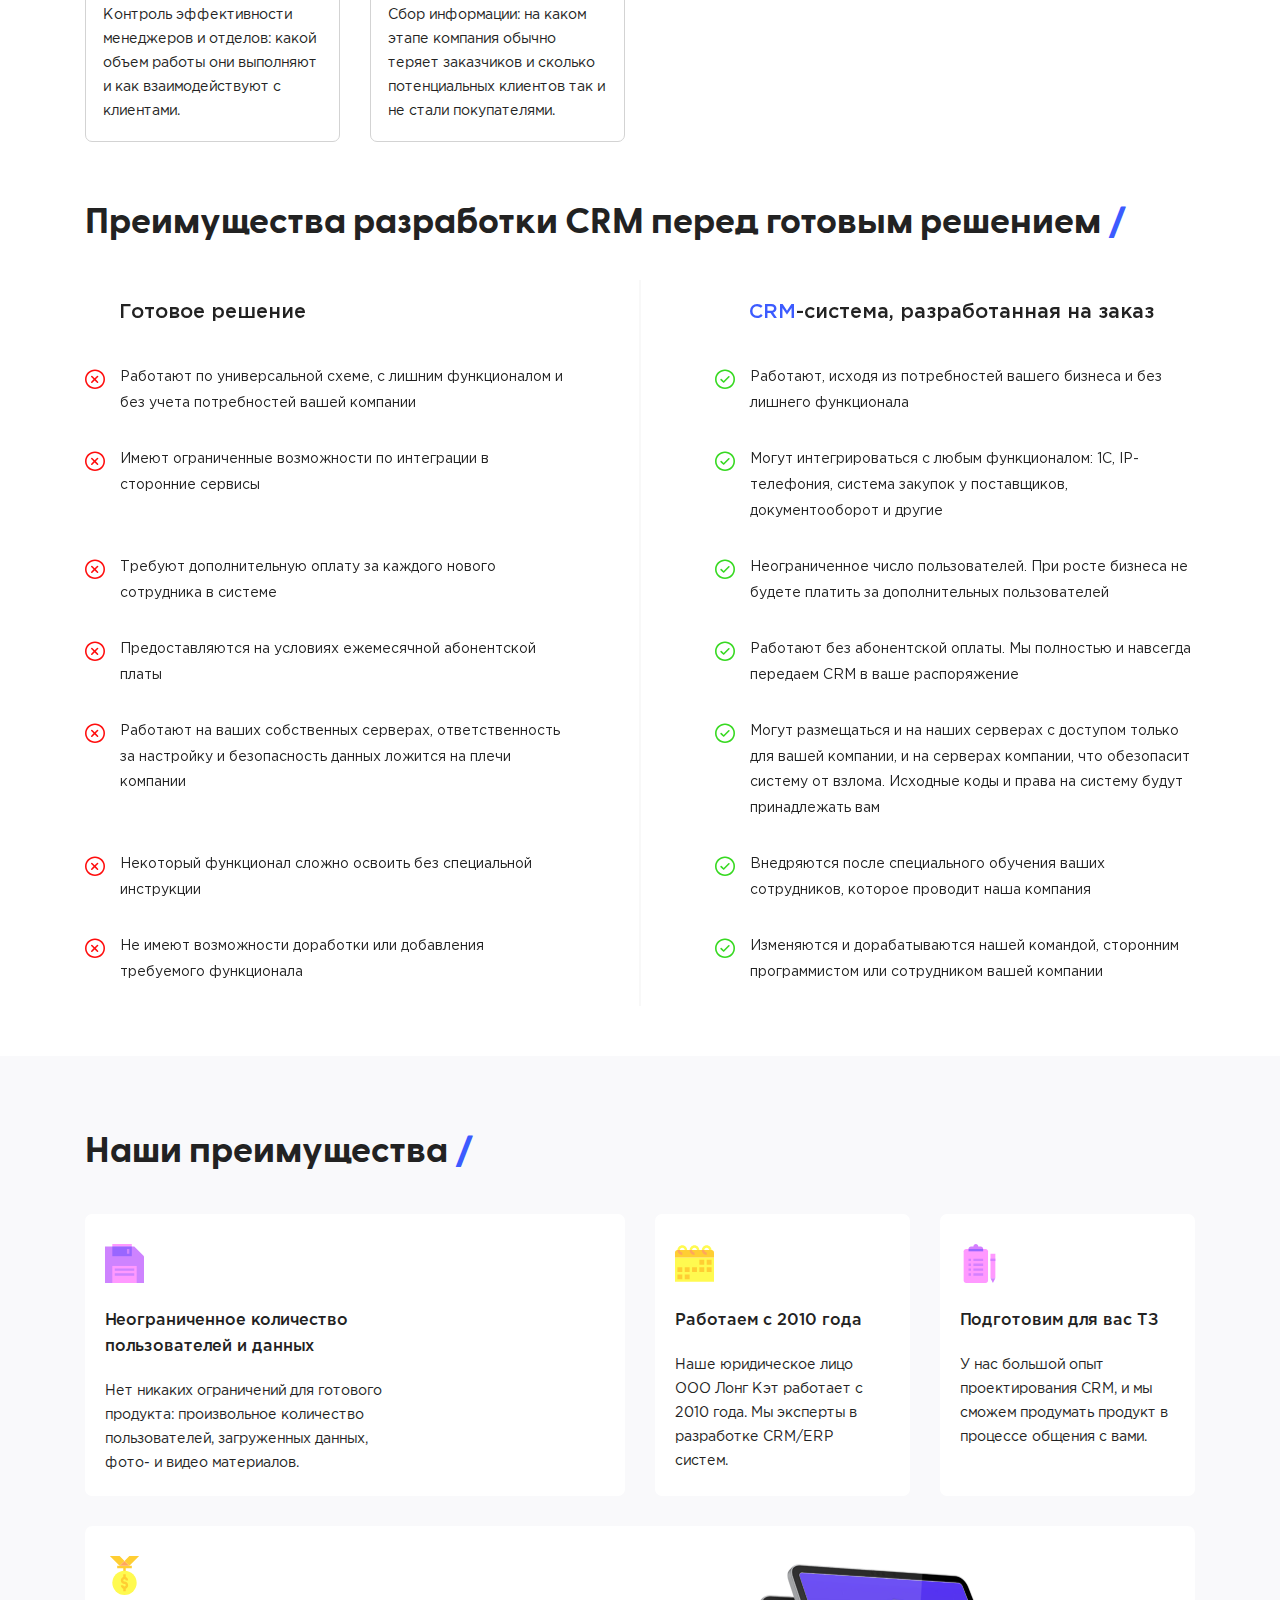
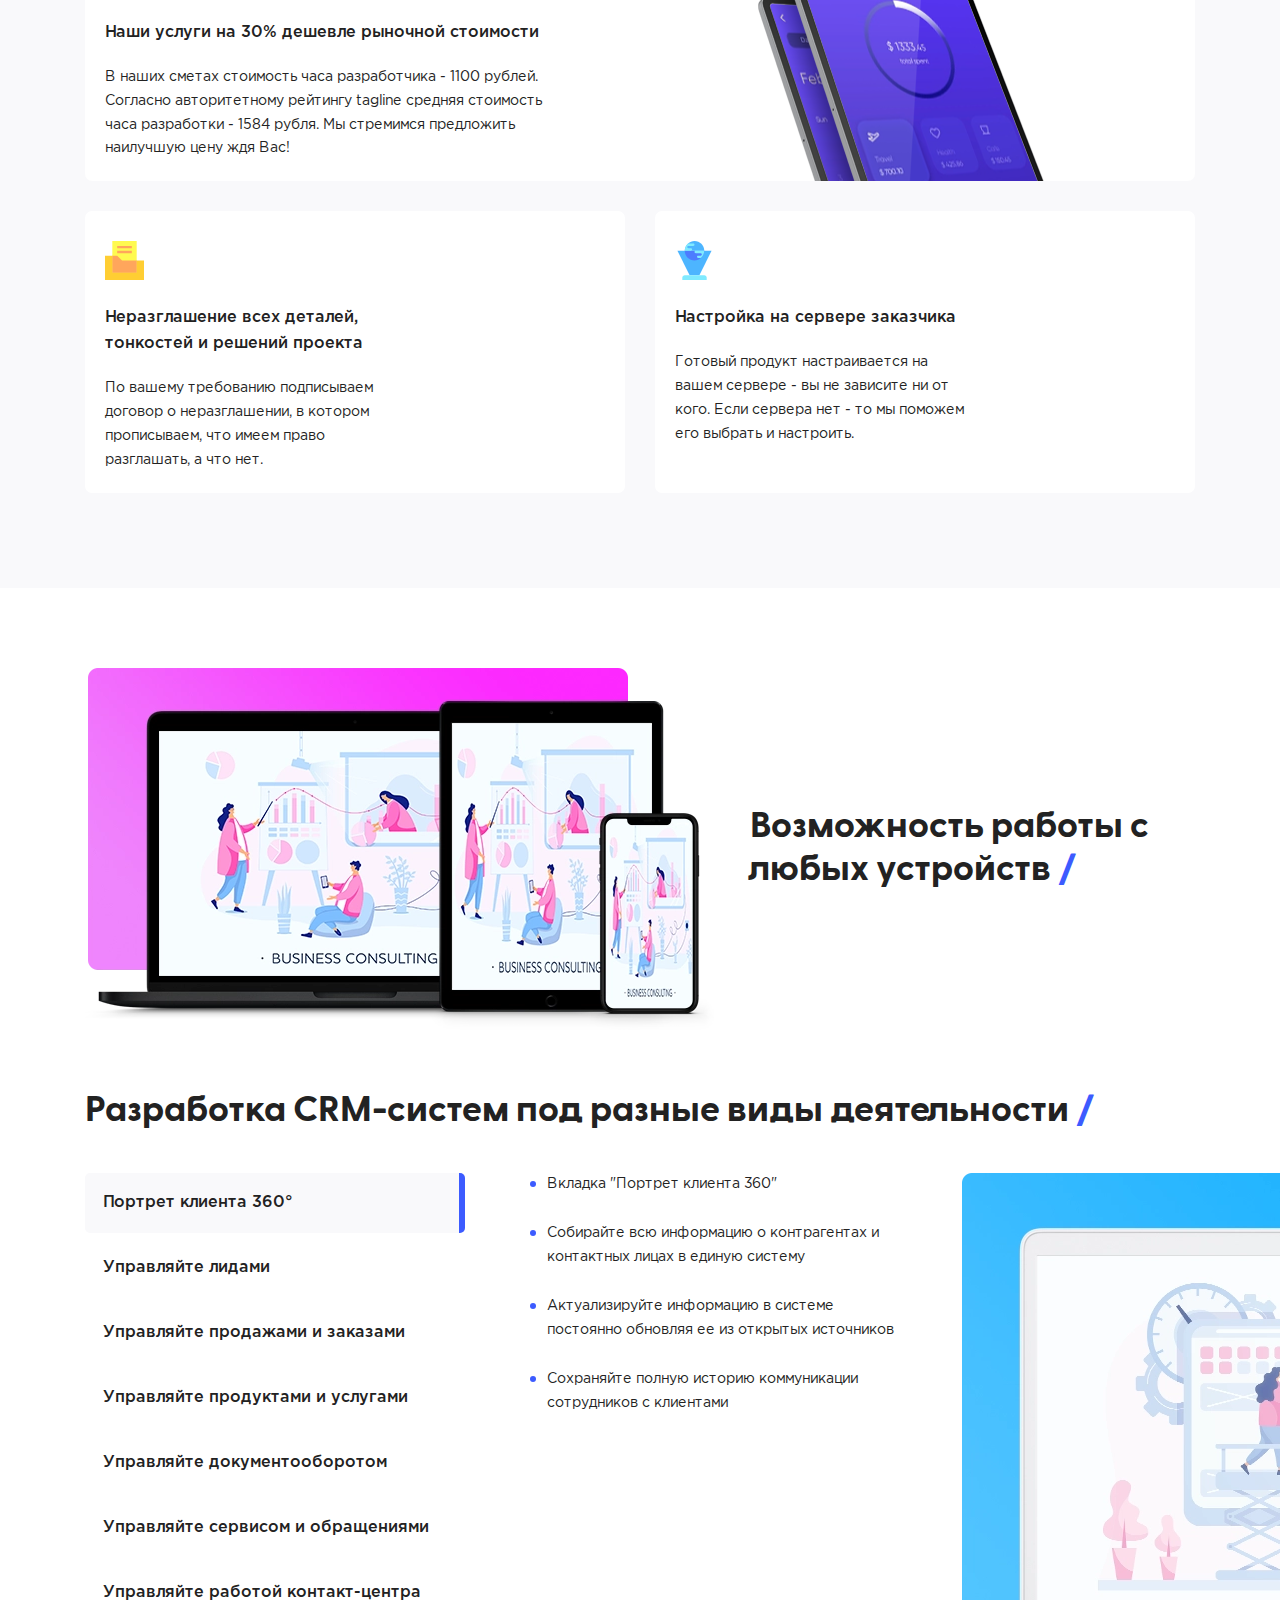
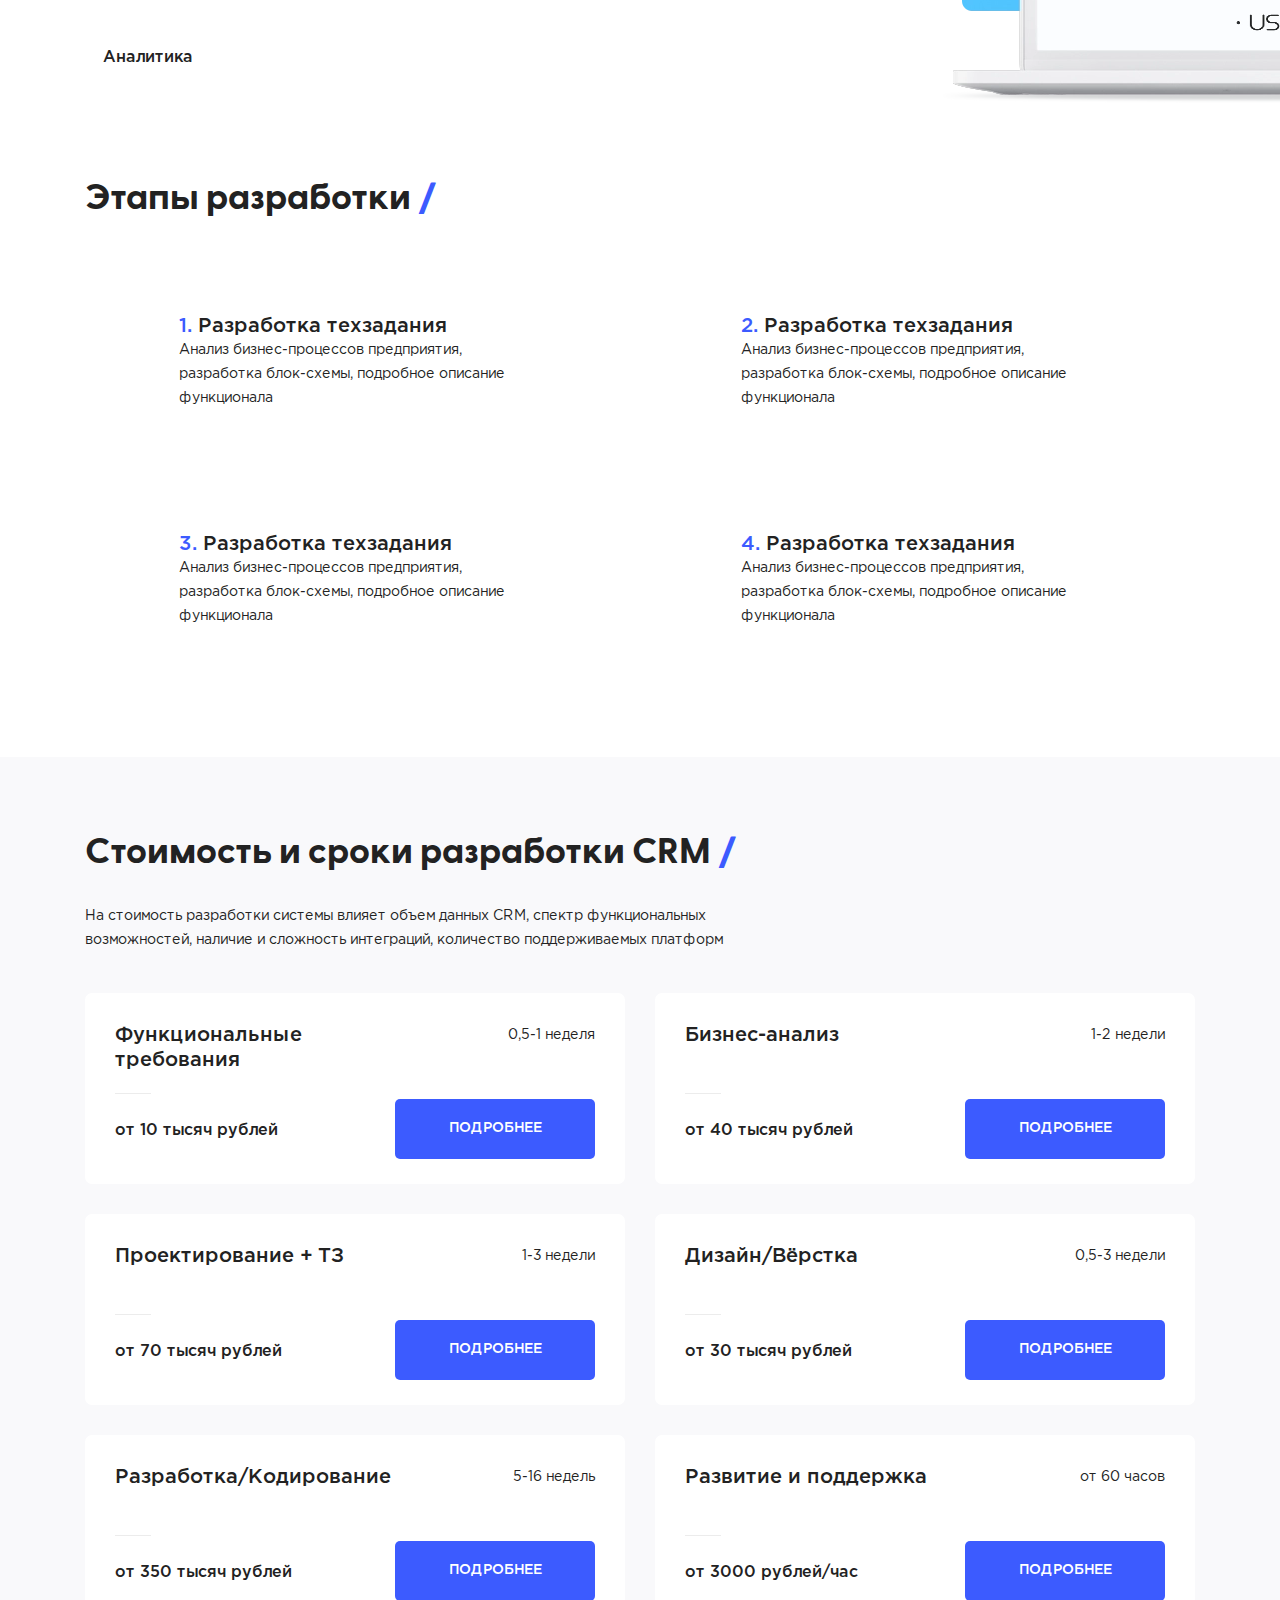
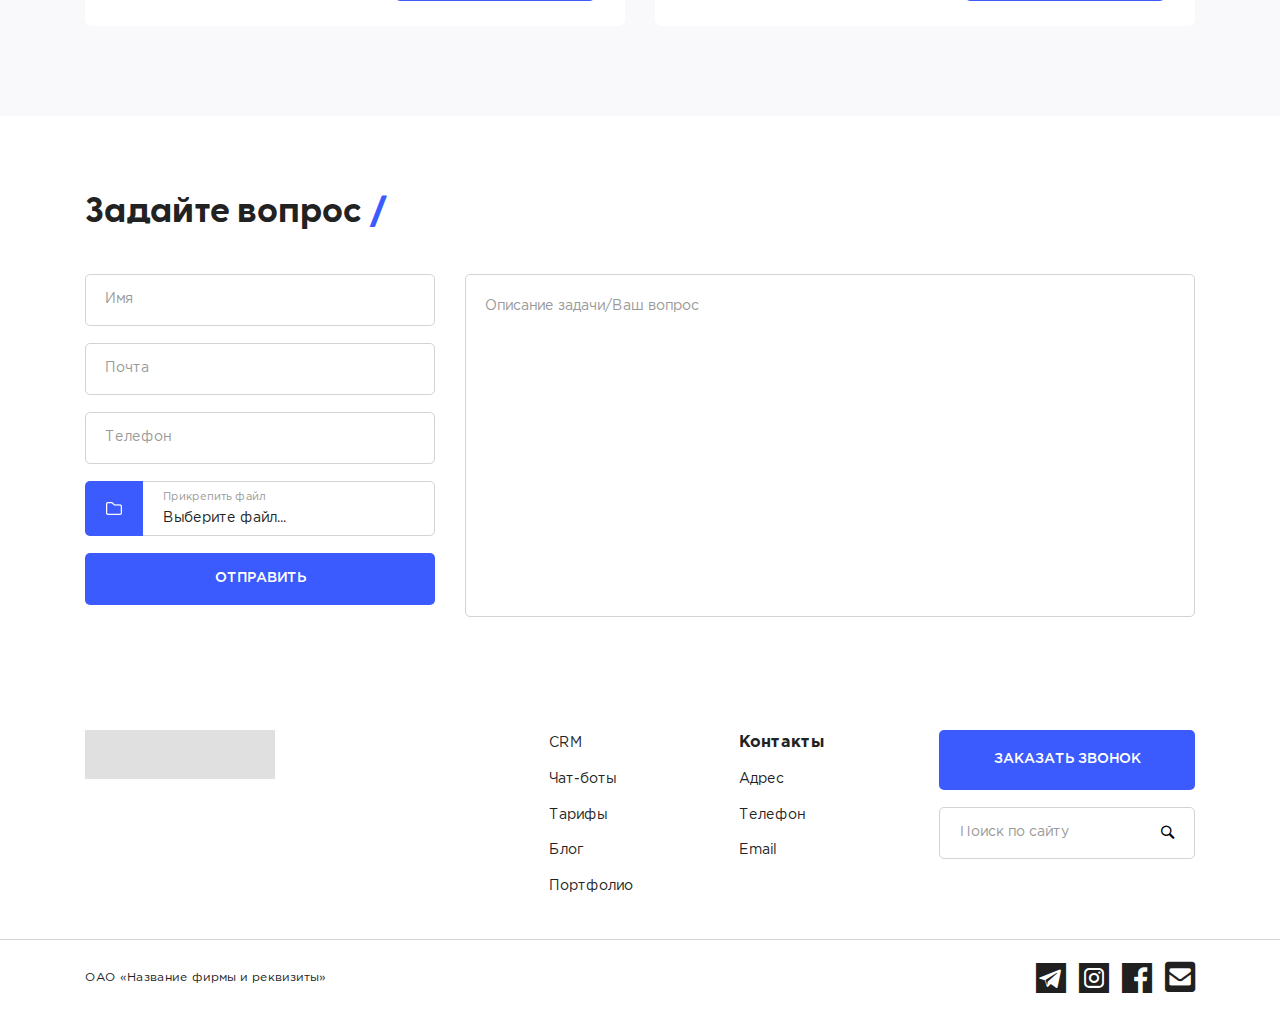
<file: crm.html>
<!DOCTYPE html><html lang="en"><head>   <meta charset="UTF-8">   <meta http-equiv="X-UA-Compatible" content="IE=edge">   <meta name="viewport" content="width=device-width, initial-scale=1.0">   <link rel="stylesheet" href="https://unpkg.com/swiper/swiper-bundle.min.css" />   <link rel="stylesheet" href="css/style.min.css">   <title>Название</title></head><body>	<div class="wrapper">		<!-- .header --><header class="header lock-padding">   <div class="header__container _container">      <div class="header__body">         <div class="header__logo">            <a href="./index.html">               <picture><source srcset="img/logo.webp" type="image/webp"><img src="img/logo.jpg" alt="Logo"></picture>            </a>         </div>         <div class="header__menu menu">            <nav class="menu__body">               <ol class="menu__list">                  <li class="menu__item">                     <a href="./crm.html" class="menu__link">CRM</a>                  </li>                  <li class="menu__item">                     <a href="./bot.html" class="menu__link">Чат-бот</a>                  </li>                  <li class="menu__item">                     <a href="./template.html" class="menu__link">Блог</a>                  </li>                  <li class="menu__item">                     <a href="#footer" class="menu__link _anchor-scroll">Контакты</a>                  </li>               </ol>               <div class="header__phone mobile">                  <a href="tel:+78005727934">8 (800) 572-79-34</a>               </div>            </nav>         </div>         <div class="header__phone">            <a href="tel:+78005727934">8 (800) 572-79-34</a>         </div>         <div class="header__burger"><span></span></div>      </div>   </div></header><!-- /.header -->		<!-- .main -->		<main class="main">			<!-- .crm-intro -->         <section class="crm-intro">            <div class="crm-intro__container _container">               <div class="crm-intro__body">                  <div class="crm-intro__content">                     <h1 class="crm-intro__title _main-title">                        Разработка <span>CRM</span>-систем на заказ <span>/</span>                     </h1>                     <p class="crm-intro__text">                        Повышает качество работы с клиентами и упрощает работу менеджеров                     </p>                     <a href="#popup" class="crm-intro__btn popup-link _btn">Узнать стоимость</a>                  </div>                  <div class="crm-intro__images" id="scene">							<div class="crm-intro__image">								<picture><source srcset="img/crm-intro/1.webp" type="image/webp"><img src="img/crm-intro/1.png" alt="Ноутбук" class="crm-intro__bg"></picture>							</div>							<div data-depth="0.5" class="layer">								<picture><source srcset="img/crm-intro/2.webp" type="image/webp"><img src="img/crm-intro/2.png" alt="Ракета" class="crm-intro__rocket"></picture>							</div>							<div class="crm-intro__mobile">								<picture><source srcset="img/crm-intro/1-mobile.webp" type="image/webp"><img src="img/crm-intro/1-mobile.png" alt="Ноутбук"></picture>							</div>						</div>               </div>            </div>         </section>         <!-- /.crm-intro -->         <!-- .crm-video -->         <section class="crm-video">            <div class="crm-video__container _container">               <div class="crm-video__body">                  <div class="crm-video__content">                     <h2 class="crm-video__title _title">                        Что такое CRM-система? <span>/</span>                     </h2>                     <p class="crm-video__text">                        CRM - это программный комплекс для автоматизации                        взаимодействий с клиентами или партнерами. Правильно                        настроенная и отлаженная CRM-система должна быть у любой                        стабильной коммерческой компании и уж тем более                        у государственной или общественной организации, которая                        работает с физическими или юридическими лицами. Во многих                        случаях эффективнее и выгоднее будет заказать разработку                        CRM-системы, но иногда можно ограничиться ее бесплатной                        или коробочной версией.                     </p>                     <a href="#popup" class="crm-video__btn popup-link _btn">Подробнее</a>                  </div>                  <div class="crm-video__video">                     <picture><source srcset="img/crm-video/1.webp" type="image/webp"><img src="img/crm-video/1.png" alt="Картинка"></picture>                     <!-- <a href="#" class="crm-video__play">                        <picture><source srcset="img/crm-video/play.webp" type="image/webp"><img src="img/crm-video/play.png" alt="Play"></picture>                     </a> -->                  </div>               </div>            </div>         </section>         <!-- /.crm-video -->         <!-- .crm-task -->         <section class="crm-task">            <div class="crm-task__container _container">               <div class="crm-task__body">                  <h2 class="crm-task__title _title">                     Какие задачи решает CRM-система? <span>/</span>                  </h2>                  <div class="crm-task__grid">                     <div class="crm-task__item item-crmtask">                        <div class="item-crmtask__title">                           Задача 1                        </div>                        <div class="item-crmtask__icon _icon-idea"></div>                        <p class="item-crmtask__text">                           Систематизация и управление                           продажами, если вы                           не успеваете обслуживать                           клиентов вручную.                        </p>                     </div>                     <div class="crm-task__item item-crmtask">                        <div class="item-crmtask__title">                           Задача 2                        </div>                        <div class="item-crmtask__icon _icon-research"></div>                        <p class="item-crmtask__text">                           Введение истории                           взаимоотношений с каждым                           покупателем "от" и "до".                        </p>                     </div>                                          <div class="crm-task__item item-crmtask">                        <div class="item-crmtask__title">                           Задача 3                        </div>                        <div class="item-crmtask__icon _icon-analytics"></div>                        <p class="item-crmtask__text">                           Получения быстрой и полной                           аналитики процессов работы                           с клиентами.                        </p>                     </div>                     <div class="crm-task__item item-crmtask">                        <div class="item-crmtask__title">                           Задача 4                        </div>                        <div class="item-crmtask__icon _icon-startup"></div>                        <p class="item-crmtask__text">                           Увеличение продаж за счет                           устранения недостатков                           в работе с клиентами и                           оптимизации процессов.                        </p>                     </div>                     <div class="crm-task__item item-crmtask">                        <div class="item-crmtask__title">                           Задача 5                        </div>                        <div class="item-crmtask__icon _icon-people"></div>                        <p class="item-crmtask__text">                           Контроль эффективности                           менеджеров и отделов: какой                           объем работы они выполняют                           и как взаимодействуют                           с клиентами.                        </p>                     </div>                     <div class="crm-task__item item-crmtask">                        <div class="item-crmtask__title">                           Задача 6                        </div>                        <div class="item-crmtask__icon _icon-find"></div>                        <p class="item-crmtask__text">                           Сбор информации: на каком                           этапе компания обычно теряет                           заказчиков и сколько                           потенциальных клиентов                           так и не стали покупателями.                        </p>                     </div>                  </div>               </div>            </div>         </section>         <!-- /.crm-task -->         <!-- .crm-benefit -->         <section class="crm-benefit">            <div class="crm-benefit__container _container">               <div class="crm-benefit__body">                  <h2 class="crm-benefit__title _title">                     Преимущества разработки CRM перед готовым решением <span>/</span>                  </h2>                  <div class="slider-crmbenefit__arrows slider__arrows">                     <div class="slider-crmbenefit__prev slider__prev _arrow">                        <svg id="Влево" xmlns="http://www.w3.org/2000/svg" width="39" height="39" viewBox="0 0 39 39">                           <path id="Прямоугольник_6_копия" data-name="Прямоугольник 6 копия" class="cls-1" d="M27.1,3375.99l-5.086-4.89,4.895-5.09" transform="translate(-6.5 -3351.5)"/>                           <circle id="Эллипс_1" data-name="Эллипс 1" class="cls-2" cx="19.5" cy="19.5" r="19"/>                        </svg>                     </div>                     <div class="slider-crmbenefit__next slider__next _arrow">                        <svg id="Вправо" xmlns="http://www.w3.org/2000/svg" width="39" height="39" viewBox="0 0 39 39">                           <circle id="Эллипс_1" data-name="Эллипс 1" class="cls-1" cx="19.5" cy="19.5" r="19"/>                           <path id="Прямоугольник_6" data-name="Прямоугольник 6" class="cls-2" d="M104.9,3366.01l5.086,4.89-4.894,5.09" transform="translate(-86.5 -3351.5)"/>                        </svg>                     </div>                  </div>                  <div class="crm-benefit__slider slider-crmbenefit slider swiper-container">                     <div class="slider-crmbenefit__wrapper swiper-wrapper">                        <div class="slider-crmbenefit__top">                           <div class="slider-crmbenefit__title">                              Готовое решение                           </div>                           <div class="slider-crmbenefit__title">                              <span>CRM</span>-система, разработанная на заказ                           </div>                        </div>                        <div class="slider-crmbenefit__slide swiper-slide">                           <div class="slider-crmbenefit__item _error">                              <div class="slider-crmbenefit__title">                                 Готовое решение                              </div>                              <div class="slider-crmbenefit__content">                                 <div class="slider-crmbenefit__icon _icon-error"></div>                                 <p class="slider-crmbenefit__text">                                    Работают по универсальной схеме, с лишним                                    функционалом и без учета потребностей вашей                                    компании                                 </p>                              </div>                           </div>                           <div class="slider-crmbenefit__item _done">                              <div class="slider-crmbenefit__title">                                 <span>CRM</span>-система, разработанная на заказ                              </div>                              <div class="slider-crmbenefit__content">                                 <div class="slider-crmbenefit__icon _icon-done"></div>                                 <p class="slider-crmbenefit__text">                                    Работают, исходя из потребностей вашего                                    бизнеса и без лишнего функционала                                 </p>                              </div>                           </div>                        </div>                        <div class="slider-crmbenefit__slide swiper-slide">                           <div class="slider-crmbenefit__item _error">                              <div class="slider-crmbenefit__title">                                 Готовое решение                              </div>                              <div class="slider-crmbenefit__content">                                 <div class="slider-crmbenefit__icon _icon-error"></div>                                 <p class="slider-crmbenefit__text">                                    Имеют ограниченные возможности по интеграции в сторонние сервисы                                 </p>                              </div>                           </div>                           <div class="slider-crmbenefit__item _done">                              <div class="slider-crmbenefit__title">                                 <span>CRM</span>-система, разработанная на заказ                              </div>                              <div class="slider-crmbenefit__content">                                 <div class="slider-crmbenefit__icon _icon-done"></div>                                 <p class="slider-crmbenefit__text">                                    Могут интегрироваться с любым функционалом:                                    1C, IP-телефония, система закупок у поставщиков,                                    документооборот и другие                                 </p>                              </div>                           </div>                        </div>                        <div class="slider-crmbenefit__slide swiper-slide">                           <div class="slider-crmbenefit__item _error">                              <div class="slider-crmbenefit__title">                                 Готовое решение                              </div>                              <div class="slider-crmbenefit__content">                                 <div class="slider-crmbenefit__icon _icon-error"></div>                                 <p class="slider-crmbenefit__text">                                    Требуют дополнительную оплату за каждого нового сотрудника в системе                                 </p>                              </div>                           </div>                           <div class="slider-crmbenefit__item _done">                              <div class="slider-crmbenefit__title">                                 <span>CRM</span>-система, разработанная на заказ                              </div>                              <div class="slider-crmbenefit__content">                                 <div class="slider-crmbenefit__icon _icon-done"></div>                                 <p class="slider-crmbenefit__text">                                    Неограниченное число пользователей. При росте                                    бизнеса не будете платить за дополнительных                                    пользователей                                 </p>                              </div>                           </div>                        </div>                        <div class="slider-crmbenefit__slide swiper-slide">                           <div class="slider-crmbenefit__item _error">                              <div class="slider-crmbenefit__title">                                 Готовое решение                              </div>                              <div class="slider-crmbenefit__content">                                 <div class="slider-crmbenefit__icon _icon-error"></div>                                 <p class="slider-crmbenefit__text">                                    Предоставляются на условиях ежемесячной                                    абонентской платы                                 </p>                              </div>                           </div>                           <div class="slider-crmbenefit__item _done">                              <div class="slider-crmbenefit__title">                                 <span>CRM</span>-система, разработанная на заказ                              </div>                              <div class="slider-crmbenefit__content">                                 <div class="slider-crmbenefit__icon _icon-done"></div>                                 <p class="slider-crmbenefit__text">                                    Работают без абонентской оплаты. Мы полностью                                    и навсегда передаем CRM в ваше распоряжение                                 </p>                              </div>                           </div>                        </div>                        <div class="slider-crmbenefit__slide swiper-slide">                           <div class="slider-crmbenefit__item _error">                              <div class="slider-crmbenefit__title">                                 Готовое решение                              </div>                              <div class="slider-crmbenefit__content">                                 <div class="slider-crmbenefit__icon _icon-error"></div>                                 <p class="slider-crmbenefit__text">                                    Работают на ваших собственных серверах,                                    ответственность за настройку и безопасность                                    данных ложится на плечи компании                                 </p>                              </div>                           </div>                           <div class="slider-crmbenefit__item _done">                              <div class="slider-crmbenefit__title">                                 <span>CRM</span>-система, разработанная на заказ                              </div>                              <div class="slider-crmbenefit__content">                                 <div class="slider-crmbenefit__icon _icon-done"></div>                                 <p class="slider-crmbenefit__text">                                    Могут размещаться и на наших серверах с доступом                                    только для вашей компании, и на серверах компании,                                    что обезопасит систему от взлома. Исходные коды                                    и права на систему будут принадлежать вам                                 </p>                              </div>                           </div>                        </div>                        <div class="slider-crmbenefit__slide swiper-slide">                           <div class="slider-crmbenefit__item _error">                              <div class="slider-crmbenefit__title">                                 Готовое решение                              </div>                              <div class="slider-crmbenefit__content">                                 <div class="slider-crmbenefit__icon _icon-error"></div>                                 <p class="slider-crmbenefit__text">                                    Некоторый функционал сложно освоить без                                    специальной инструкции                                 </p>                              </div>                           </div>                           <div class="slider-crmbenefit__item _done">                              <div class="slider-crmbenefit__title">                                 <span>CRM</span>-система, разработанная на заказ                              </div>                              <div class="slider-crmbenefit__content">                                 <div class="slider-crmbenefit__icon _icon-done"></div>                                 <p class="slider-crmbenefit__text">                                    Внедряются после специального обучения ваших                                    сотрудников, которое проводит наша компания                                 </p>                              </div>                           </div>                        </div>                        <div class="slider-crmbenefit__slide swiper-slide">                           <div class="slider-crmbenefit__item _error">                              <div class="slider-crmbenefit__title">                                 Готовое решение                              </div>                              <div class="slider-crmbenefit__content">                                 <div class="slider-crmbenefit__icon _icon-error"></div>                                 <p class="slider-crmbenefit__text">                                    Не имеют возможности доработки или                                    добавления требуемого функционала                                 </p>                              </div>                           </div>                           <div class="slider-crmbenefit__item _done">                              <div class="slider-crmbenefit__title">                                 <span>CRM</span>-система, разработанная на заказ                              </div>                              <div class="slider-crmbenefit__content">                                 <div class="slider-crmbenefit__icon _icon-done"></div>                                 <p class="slider-crmbenefit__text">                                    Изменяются и дорабатываются нашей командой,                                    сторонним программистом или сотрудником вашей                                    компании                                 </p>                              </div>                           </div>                        </div>                     </div>                  </div>               </div>            </div>         </section>         <!-- /.crm-benefit -->         <!-- .crm-profit -->         <section class="crm-profit">            <div class="crm-profit__container _container">               <div class="crm-profit__body">                  <h2 class="crm-profit__title _title">                     Наши преимущества <span>/</span>                  </h2>                  <div class="crm-profit__grid">                     <div class="crm-profit__item item-crmprofit">                        <div class="item-crmprofit__icon">                           <picture><source srcset="img/crm-profit/1.svg" type="image/webp"><img src="img/crm-profit/1.svg" alt="Floppy Disk"></picture>                        </div>                        <div class="item-crmprofit__title">                           Неограниченное количество пользователей и данных                        </div>                        <p class="item-crmprofit__text">                           Нет никаких ограничений для готового                           продукта: произвольное количество                           пользователей, загруженных данных,                           фото- и видео материалов.                        </p>                     </div>                     <div class="crm-profit__item item-crmprofit item-crmprofit_small">                        <div class="item-crmprofit__icon">                           <picture><source srcset="img/crm-profit/2.svg" type="image/webp"><img src="img/crm-profit/2.svg" alt="Calendar"></picture>                        </div>                        <div class="item-crmprofit__title">                           Работаем с 2010 года                        </div>                        <p class="item-crmprofit__text">                           Наше юридическое лицо ООО                           Лонг Кэт работает с 2010 года.                           Мы эксперты в разработке                           CRM/ERP систем.                        </p>                     </div>                     <div class="crm-profit__item item-crmprofit item-crmprofit_small">                        <div class="item-crmprofit__icon">                           <picture><source srcset="img/crm-profit/3.svg" type="image/webp"><img src="img/crm-profit/3.svg" alt="Checklist"></picture>                        </div>                        <div class="item-crmprofit__title">                           Подготовим для вас ТЗ                        </div>                        <p class="item-crmprofit__text">                            У нас большой опыт                           проектирования CRM, и мы                           сможем продумать продукт                           в процессе общения с вами.                        </p>                     </div>                     <div class="crm-profit__item item-crmprofit item-crmprofit_big" style="background-image: url('img/crm-profit/bg.png');">                        <div class="item-crmprofit__icon">                           <picture><source srcset="img/crm-profit/4.svg" type="image/webp"><img src="img/crm-profit/4.svg" alt="Medal"></picture>                        </div>                        <div class="item-crmprofit__title">                           Наши услуги на 30% дешевле рыночной стоимости                        </div>                        <p class="item-crmprofit__text">                           В наших сметах стоимость часа разработчика - 1100 рублей.                           Согласно авторитетному рейтингу tagline средняя стоимость                           часа разработки - 1584 рубля. Мы стремимся предложить                           наилучшую цену ждя Вас!                        </p>                     </div>                     <div class="crm-profit__item item-crmprofit">                        <div class="item-crmprofit__icon">                           <picture><source srcset="img/crm-profit/5.svg" type="image/webp"><img src="img/crm-profit/5.svg" alt="Folder"></picture>                        </div>                        <div class="item-crmprofit__title">                           Неразглашение всех деталей, тонкостей и решений проекта                        </div>                        <p class="item-crmprofit__text">                           По вашему требованию подписываем                           договор о неразглашении, в котором                           прописываем, что имеем право                           разглашать, а что нет.                        </p>                     </div>                     <div class="crm-profit__item item-crmprofit">                        <div class="item-crmprofit__icon">                           <picture><source srcset="img/crm-profit/6.svg" type="image/webp"><img src="img/crm-profit/6.svg" alt="Floppy Disk"></picture>                        </div>                        <div class="item-crmprofit__title">                           Настройка на сервере заказчика                        </div>                        <p class="item-crmprofit__text">                           Готовый продукт настраивается на вашем                           сервере - вы не зависите ни от кого. Если                           сервера нет - то мы поможем его выбрать                           и настроить.                        </p>                     </div>                  </div>               </div>            </div>         </section>         <!-- /.crm-profit -->         <!-- .crm-device -->         <section class="crm-device">            <div class="crm-device__container _container">               <div class="crm-device__body">                  <div class="crm-device__img">                     <picture><source srcset="img/crm-device/img.webp" type="image/webp"><img src="img/crm-device/img.png" alt="Девайсы"></picture>                  </div>                  <h2 class="crm-device__title _title">                     Возможность работы с любых устройств <span>/</span>                  </h2>               </div>            </div>         </section>         <!-- /.crm-device -->         <!-- .crm-activity -->         <section class="crm-activity">            <div class="crm-activity__container _container">               <div class="crm-activity__body">                  <h2 class="crm-activity__title _title">                     Разработка CRM-систем под разные виды деятельности <span>/</span>                  </h2>                  <div class="slider-crmactivity__arrows slider__arrows">                     <div class="slider-crmactivity__prev slider__prev _arrow">                        <svg id="Влево" xmlns="http://www.w3.org/2000/svg" width="39" height="39" viewBox="0 0 39 39">                           <path id="Прямоугольник_6_копия" data-name="Прямоугольник 6 копия" class="cls-1" d="M27.1,3375.99l-5.086-4.89,4.895-5.09" transform="translate(-6.5 -3351.5)"/>                           <circle id="Эллипс_1" data-name="Эллипс 1" class="cls-2" cx="19.5" cy="19.5" r="19"/>                        </svg>                     </div>                     <div class="slider-crmactivity__next slider__next _arrow">                        <svg id="Вправо" xmlns="http://www.w3.org/2000/svg" width="39" height="39" viewBox="0 0 39 39">                           <circle id="Эллипс_1" data-name="Эллипс 1" class="cls-1" cx="19.5" cy="19.5" r="19"/>                           <path id="Прямоугольник_6" data-name="Прямоугольник 6" class="cls-2" d="M104.9,3366.01l5.086,4.89-4.894,5.09" transform="translate(-86.5 -3351.5)"/>                        </svg>                     </div>                  </div>                  <div class="crm-activity__flex">                     <div class="crm-activity__tabs">                        <div class="crm-activity__tab _tab _active" data-tab-name="tab-1">                           Портрет клиента 360°                        </div>                        <div class="crm-activity__tab _tab" data-tab-name="tab-2">                           Управляйте лидами                        </div>                        <div class="crm-activity__tab _tab" data-tab-name="tab-3">                          Управляйте продажами и заказами                        </div>                        <div class="crm-activity__tab _tab" data-tab-name="tab-4">                           Управляйте продуктами и услугами                        </div>                        <div class="crm-activity__tab _tab" data-tab-name="tab-5">                           Управляйте документооборотом                         </div>                        <div class="crm-activity__tab _tab" data-tab-name="tab-6">                           Управляйте сервисом и обращениями                        </div>                        <div class="crm-activity__tab _tab" data-tab-name="tab-7">                           Управляйте работой контакт-центра                        </div>                        <div class="crm-activity__tab _tab" data-tab-name="tab-8">                           Аналитика                        </div>                     </div>                     <div class="crm-activity__lists">                        <ul class="crm-activity__list _list tab-1 _active">                           <li class="crm-activity__item">                              Вкладка "Портрет клиента 360"                           </li>                           <li class="crm-activity__item">                              Собирайте всю информацию о контрагентах и контактных лицах в единую систему                           </li>                           <li class="crm-activity__item">                              Актуализируйте информацию в системе постоянно обновляя ее из открытых источников                           </li>                           <li class="crm-activity__item">                              Сохраняйте полную историю коммуникации сотрудников с клиентами                           </li>                        </ul>                        <ul class="crm-activity__list _list tab-2">                           <li class="crm-activity__item">                              Вкладка "Управляйте лидами"                           </li>                           <li class="crm-activity__item">                              Собирайте всю информацию о контрагентах и контактных лицах в единую систему                           </li>                           <li class="crm-activity__item">                              Актуализируйте информацию в системе постоянно обновляя ее из открытых источников                           </li>                           <li class="crm-activity__item">                              Сохраняйте полную историю коммуникации сотрудников с клиентами                           </li>                        </ul>                        <ul class="crm-activity__list _list tab-3">                           <li class="crm-activity__item">                              Вкладка "Управляйте продажами и заказами"                           </li>                           <li class="crm-activity__item">                              Собирайте всю информацию о контрагентах и контактных лицах в единую систему                           </li>                           <li class="crm-activity__item">                              Актуализируйте информацию в системе постоянно обновляя ее из открытых источников                           </li>                           <li class="crm-activity__item">                              Сохраняйте полную историю коммуникации сотрудников с клиентами                           </li>                        </ul>                        <ul class="crm-activity__list _list tab-4">                           <li class="crm-activity__item">                              Вкладка "Управляйте продуктами и услугами"                           </li>                           <li class="crm-activity__item">                              Собирайте всю информацию о контрагентах и контактных лицах в единую систему                           </li>                           <li class="crm-activity__item">                              Актуализируйте информацию в системе постоянно обновляя ее из открытых источников                           </li>                           <li class="crm-activity__item">                              Сохраняйте полную историю коммуникации сотрудников с клиентами                           </li>                        </ul>                        <ul class="crm-activity__list _list tab-5">                           <li class="crm-activity__item">                              Вкладка "Управляйте документооборотом"                           </li>                           <li class="crm-activity__item">                              Собирайте всю информацию о контрагентах и контактных лицах в единую систему                           </li>                           <li class="crm-activity__item">                              Актуализируйте информацию в системе постоянно обновляя ее из открытых источников                           </li>                           <li class="crm-activity__item">                              Сохраняйте полную историю коммуникации сотрудников с клиентами                           </li>                        </ul>                        <ul class="crm-activity__list _list tab-6">                           <li class="crm-activity__item">                              Вкладка "Управляйте сервисом и обращениями"                           </li>                           <li class="crm-activity__item">                              Собирайте всю информацию о контрагентах и контактных лицах в единую систему                           </li>                           <li class="crm-activity__item">                              Актуализируйте информацию в системе постоянно обновляя ее из открытых источников                           </li>                           <li class="crm-activity__item">                              Сохраняйте полную историю коммуникации сотрудников с клиентами                           </li>                        </ul>                        <ul class="crm-activity__list _list tab-7">                           <li class="crm-activity__item">                              Вкладка "Управляйте работой контакт центра"                           </li>                           <li class="crm-activity__item">                              Собирайте всю информацию о контрагентах и контактных лицах в единую систему                           </li>                           <li class="crm-activity__item">                              Актуализируйте информацию в системе постоянно обновляя ее из открытых источников                           </li>                           <li class="crm-activity__item">                              Сохраняйте полную историю коммуникации сотрудников с клиентами                           </li>                        </ul>                        <ul class="crm-activity__list _list tab-8">                           <li class="crm-activity__item">                              Вкладка "Аналитика"                           </li>                           <li class="crm-activity__item">                              Собирайте всю информацию о контрагентах и контактных лицах в единую систему                           </li>                           <li class="crm-activity__item">                              Актуализируйте информацию в системе постоянно обновляя ее из открытых источников                           </li>                           <li class="crm-activity__item">                              Сохраняйте полную историю коммуникации сотрудников с клиентами                           </li>                        </ul>                     </div>                     <div class="crm-activity__img">                        <picture><source srcset="img/crm-activity/1.webp" type="image/webp"><img src="img/crm-activity/1.png" alt="Компьютер"></picture>                     </div>                  </div>                  <div class="crm-activity__slider slider-crmactivity slider swiper-container">                     <div class="slider-crmactivity__wrapper swiper-wrapper">                        <div class="slider-crmactivity__slider swiper-slide">                           <div class="slider-crmactivity__title">                              Портрет клиента 360°                           </div>                           <div class="slider-crmactivity__img">                              <picture><source srcset="img/crm-activity/1-mobile.webp" type="image/webp"><img src="img/crm-activity/1-mobile.png" alt="Компьютер"></picture>                           </div>                           <ul class="slider-crmactivity__list">                              <li class="slider-crmactivity__item">                                 Вкладка "Портрет клиента 360"                              </li>                              <li class="slider-crmactivity__item">                                 Собирайте всю информацию о контрагентах и контактных лицах в единую систему                              </li>                              <li class="slider-crmactivity__item">                                 Актуализируйте информацию в системе постоянно обновляя ее из открытых источников                              </li>                              <li class="slider-crmactivity__item">                                 Актуализируйте информацию в системе постоянно обновляя ее из открытых источников                              </li>                           </ul>                        </div>                        <div class="slider-crmactivity__slider swiper-slide">                           <div class="slider-crmactivity__title">                              Управляйте лидами                           </div>                           <div class="slider-crmactivity__img">                              <picture><source srcset="img/crm-activity/1-mobile.webp" type="image/webp"><img src="img/crm-activity/1-mobile.png" alt="Компьютер"></picture>                           </div>                           <ul class="slider-crmactivity__list">                              <li class="slider-crmactivity__item">                                 Вкладка "Управляйте лидами"                              </li>                              <li class="slider-crmactivity__item">                                 Собирайте всю информацию о контрагентах и контактных лицах в единую систему                              </li>                              <li class="slider-crmactivity__item">                                 Актуализируйте информацию в системе постоянно обновляя ее из открытых источников                              </li>                              <li class="slider-crmactivity__item">                                 Актуализируйте информацию в системе постоянно обновляя ее из открытых источников                              </li>                           </ul>                        </div>                        <div class="slider-crmactivity__slider swiper-slide">                           <div class="slider-crmactivity__title">                              Управляйте продажами и заказами                           </div>                           <div class="slider-crmactivity__img">                              <picture><source srcset="img/crm-activity/1-mobile.webp" type="image/webp"><img src="img/crm-activity/1-mobile.png" alt="Компьютер"></picture>                           </div>                           <ul class="slider-crmactivity__list">                              <li class="slider-crmactivity__item">                                 Вкладка "Управляйте продажами и заказами"                              </li>                              <li class="slider-crmactivity__item">                                 Собирайте всю информацию о контрагентах и контактных лицах в единую систему                              </li>                              <li class="slider-crmactivity__item">                                 Актуализируйте информацию в системе постоянно обновляя ее из открытых источников                              </li>                              <li class="slider-crmactivity__item">                                 Актуализируйте информацию в системе постоянно обновляя ее из открытых источников                              </li>                           </ul>                        </div>                        <div class="slider-crmactivity__slider swiper-slide">                           <div class="slider-crmactivity__title">                              Управляйте продуктами и услугами                           </div>                           <div class="slider-crmactivity__img">                              <picture><source srcset="img/crm-activity/1-mobile.webp" type="image/webp"><img src="img/crm-activity/1-mobile.png" alt="Компьютер"></picture>                           </div>                           <ul class="slider-crmactivity__list">                              <li class="slider-crmactivity__item">                                 Вкладка "Управляйте продуктами и услугами"                              </li>                              <li class="slider-crmactivity__item">                                 Собирайте всю информацию о контрагентах и контактных лицах в единую систему                              </li>                              <li class="slider-crmactivity__item">                                 Актуализируйте информацию в системе постоянно обновляя ее из открытых источников                              </li>                              <li class="slider-crmactivity__item">                                 Актуализируйте информацию в системе постоянно обновляя ее из открытых источников                              </li>                           </ul>                        </div>                        <div class="slider-crmactivity__slider swiper-slide">                           <div class="slider-crmactivity__title">                              Управляйте документооборотом                           </div>                           <div class="slider-crmactivity__img">                              <picture><source srcset="img/crm-activity/1-mobile.webp" type="image/webp"><img src="img/crm-activity/1-mobile.png" alt="Компьютер"></picture>                           </div>                           <ul class="slider-crmactivity__list">                              <li class="slider-crmactivity__item">                                 Вкладка "Управляйте документооборотом"                              </li>                              <li class="slider-crmactivity__item">                                 Собирайте всю информацию о контрагентах и контактных лицах в единую систему                              </li>                              <li class="slider-crmactivity__item">                                 Актуализируйте информацию в системе постоянно обновляя ее из открытых источников                              </li>                              <li class="slider-crmactivity__item">                                 Актуализируйте информацию в системе постоянно обновляя ее из открытых источников                              </li>                           </ul>                        </div>                        <div class="slider-crmactivity__slider swiper-slide">                           <div class="slider-crmactivity__title">                             Управляйте сервисом и обращениями                           </div>                           <div class="slider-crmactivity__img">                              <picture><source srcset="img/crm-activity/1-mobile.webp" type="image/webp"><img src="img/crm-activity/1-mobile.png" alt="Компьютер"></picture>                           </div>                           <ul class="slider-crmactivity__list">                              <li class="slider-crmactivity__item">                                 Вкладка "Управляйте сервисом и обращениями"                              </li>                              <li class="slider-crmactivity__item">                                 Собирайте всю информацию о контрагентах и контактных лицах в единую систему                              </li>                              <li class="slider-crmactivity__item">                                 Актуализируйте информацию в системе постоянно обновляя ее из открытых источников                              </li>                              <li class="slider-crmactivity__item">                                 Актуализируйте информацию в системе постоянно обновляя ее из открытых источников                              </li>                           </ul>                        </div>                        <div class="slider-crmactivity__slider swiper-slide">                           <div class="slider-crmactivity__title">                              Управляйте работой контакт-центра                           </div>                           <div class="slider-crmactivity__img">                              <picture><source srcset="img/crm-activity/1-mobile.webp" type="image/webp"><img src="img/crm-activity/1-mobile.png" alt="Компьютер"></picture>                           </div>                           <ul class="slider-crmactivity__list">                              <li class="slider-crmactivity__item">                                 Вкладка "Управляйте работой контакт-центра"                              </li>                              <li class="slider-crmactivity__item">                                 Собирайте всю информацию о контрагентах и контактных лицах в единую систему                              </li>                              <li class="slider-crmactivity__item">                                 Актуализируйте информацию в системе постоянно обновляя ее из открытых источников                              </li>                              <li class="slider-crmactivity__item">                                 Актуализируйте информацию в системе постоянно обновляя ее из открытых источников                              </li>                           </ul>                        </div>                        <div class="slider-crmactivity__slider swiper-slide">                           <div class="slider-crmactivity__title">                              Аналитика                           </div>                           <div class="slider-crmactivity__img">                              <picture><source srcset="img/crm-activity/1-mobile.webp" type="image/webp"><img src="img/crm-activity/1-mobile.png" alt="Компьютер"></picture>                           </div>                           <ul class="slider-crmactivity__list">                              <li class="slider-crmactivity__item">                                 Аналитика                              </li>                              <li class="slider-crmactivity__item">                                 Собирайте всю информацию о контрагентах и контактных лицах в единую систему                              </li>                              <li class="slider-crmactivity__item">                                 Актуализируйте информацию в системе постоянно обновляя ее из открытых источников                              </li>                              <li class="slider-crmactivity__item">                                 Актуализируйте информацию в системе постоянно обновляя ее из открытых источников                              </li>                           </ul>                        </div>                     </div>                  </div>               </div>            </div>         </section>         <!-- /.crm-activity -->         <!-- .crm-stage -->         <section class="crm-stage">            <div class="crm-stage__container _container">               <div class="crm-stage__body">                  <h2 class="crm-stage__title _title">                     Этапы разработки <span>/</span>                  </h2>                  <ol class="crm-stage__grid">                     <div class="crm-stage__item item-crmstage">                        <li class="item-crmstage__title">                           Разработка техзадания                        </li>                        <p class="item-crmstage__text">                           Анализ бизнес-процессов предприятия,                           разработка блок-схемы, подробное описание                           функционала                        </p>                     </div>                     <div class="crm-stage__item item-crmstage">                        <li class="item-crmstage__title">                           Разработка техзадания                        </li>                        <p class="item-crmstage__text">                           Анализ бизнес-процессов предприятия,                           разработка блок-схемы, подробное описание                           функционала                        </p>                     </div>                     <div class="crm-stage__item item-crmstage">                        <li class="item-crmstage__title">                           Разработка техзадания                        </li>                        <p class="item-crmstage__text">                           Анализ бизнес-процессов предприятия,                           разработка блок-схемы, подробное описание                           функционала                        </p>                     </div>                     <div class="crm-stage__item item-crmstage">                        <li class="item-crmstage__title">                           Разработка техзадания                        </li>                        <p class="item-crmstage__text">                           Анализ бизнес-процессов предприятия,                           разработка блок-схемы, подробное описание                           функционала                        </p>                     </div>                  </ol>               </div>            </div>         </section>         <!-- /.crm-stage -->         <!-- .crm-price -->         <section class="crm-price">            <div class="crm-price__container _container">               <div class="crm-price__body">                  <h2 class="crm-price__title _title">                     Стоимость и сроки разработки CRM <span>/</span>                  </h2>                  <p class="crm-price__text">                     На стоимость разработки системы влияет объем данных CRM, спектр функциональных                     возможностей, наличие и сложность интеграций, количество поддерживаемых платформ                  </p>                  <div class="crm-price__grid">                     <div class="crm-price__item item-crmprice">                        <div class="item-crmprice__column">                           <div class="item-crmprice__title">                              Функциональные требования                           </div>                           <div class="item-crmprice__price">                              от 10 тысяч рублей                           </div>                        </div>                        <div class="item-crmprice__column">                           <div class="item-crmprice__time">                              0,5-1 неделя                            </div>                           <a href="#popup" class="item-crmprice__btn popup-link _btn">                              Подробнее                           </a>                        </div>                     </div>                     <div class="crm-price__item item-crmprice">                        <div class="item-crmprice__column">                           <div class="item-crmprice__title">                              Бизнес-анализ                           </div>                           <div class="item-crmprice__price">                              от 40 тысяч рублей                           </div>                        </div>                        <div class="item-crmprice__column">                           <div class="item-crmprice__time">                              1-2 недели                            </div>                           <a href="#popup" class="item-crmprice__btn popup-link _btn">                              Подробнее                           </a>                        </div>                     </div>                     <div class="crm-price__item item-crmprice">                        <div class="item-crmprice__column">                           <div class="item-crmprice__title">                              Проектирование + ТЗ                           </div>                           <div class="item-crmprice__price">                              от 70 тысяч рублей                           </div>                        </div>                        <div class="item-crmprice__column">                           <div class="item-crmprice__time">                              1-3 недели                            </div>                           <a href="#popup" class="item-crmprice__btn popup-link _btn">                              Подробнее                           </a>                        </div>                     </div>                     <div class="crm-price__item item-crmprice">                        <div class="item-crmprice__column">                           <div class="item-crmprice__title">                              Дизайн/Вёрстка                           </div>                           <div class="item-crmprice__price">                              от 30 тысяч рублей                           </div>                        </div>                        <div class="item-crmprice__column">                           <div class="item-crmprice__time">                              0,5-3 недели                            </div>                           <a href="#popup" class="item-crmprice__btn popup-link _btn">                              Подробнее                           </a>                        </div>                     </div>                     <div class="crm-price__item item-crmprice">                        <div class="item-crmprice__column">                           <div class="item-crmprice__title">                              Разработка/Кодирование                           </div>                           <div class="item-crmprice__price">                              от 350 тысяч рублей                           </div>                        </div>                        <div class="item-crmprice__column">                           <div class="item-crmprice__time">                              5-16 недель                           </div>                           <a href="#popup" class="item-crmprice__btn popup-link _btn">                              Подробнее                           </a>                        </div>                     </div>                     <div class="crm-price__item item-crmprice">                        <div class="item-crmprice__column">                           <div class="item-crmprice__title">                              Развитие и поддержка                           </div>                           <div class="item-crmprice__price">                              от 3000 рублей/час                           </div>                        </div>                        <div class="item-crmprice__column">                           <div class="item-crmprice__time">                              от 60 часов                           </div>                           <a href="#popup" class="item-crmprice__btn popup-link _btn">                              Подробнее                           </a>                        </div>                     </div>                  </div>               </div>            </div>         </section>         <!-- /.crm-price -->         <!-- .question --><section class="question">  <div class="question__container _container">    <div class="question__body">      <h2 class="question__title _title">Задайте вопрос <span>/</span></h2>      <form action="#" class="question__form" id="questionForm">        <div class="question__left">          <div class="question__item">            <input class="_req _focus" type="text" id="questionUsername" />            <label for="questionUsername">Имя</label>          </div>          <div class="question__item">            <input class="_req _email _focus" type="email" id="questionEmail" />            <label for="questionEmail">Почта</label>          </div>          <div class="question__item">            <input              class="_req _focus"              type="tel"              id="questionPhone"              data-tel-input            />            <label for="questionPhone">Телефон</label>          </div>          <div class="question__right _mobile">            <textarea              id="questionTextareaMobile"              class="question__textarea"            ></textarea>            <label for="questionTextareaMobile">Описание задачи/Ваш вопрос</label>          </div>          <div class="question__file file">            <div class="file__input">              <input type="file" id="questionFile" accept=".jpg, .png, .gif" />              <div class="file__btn">                <picture><source srcset="img/form-icon.webp" type="image/webp"><img src="img/form-icon.png" alt="Icon" /></picture>              </div>            </div>            <div class="file__info">              <div class="file__label">Прикрепить файл</div>              <div class="file__filename">Выберите файл...</div>            </div>          </div>          <button type="submit" class="question__btn _btn">Отправить</button>        </div>        <div class="question__right">          <textarea id="questionTextarea" class="question__textarea"></textarea>          <label for="questionTextarea">Описание задачи/Ваш вопрос</label>        </div>      </form>    </div>  </div></section><!-- /.questions -->		</main>		<!-- .footer --><footer class="footer" id="footer">  <div class="footer__body">    <div class="footer__top top-footer">      <div class="_container">        <div class="top-footer__body">          <div class="top-footer__logo">            <a href="./index.html">              <picture><source srcset="img/logo.webp" type="image/webp"><img src="img/logo.jpg" alt="Logo" /></picture>            </a>          </div>          <nav class="top-footer__nav">            <ul class="top-footer__column">              <li>                <a href="#" class="top-footer__link">CRM</a>              </li>              <li>                <a href="#" class="top-footer__link">Чат-боты</a>              </li>              <li>                <a href="#" class="top-footer__link">Тарифы</a>              </li>              <li>                <a href="#" class="top-footer__link">Блог</a>              </li>              <li>                <a href="#" class="top-footer__link">Портфолио</a>              </li>            </ul>            <ul class="top-footer__column">              <li class="top-footer__title">Контакты</li>              <li>                <a href="#" class="top-footer__link">Адрес</a>              </li>              <li>                <a href="#" class="top-footer__link">Телефон</a>              </li>              <li>                <a href="#" class="top-footer__link">Email</a>              </li>            </ul>          </nav>          <div class="top-footer__btns">            <a href="#popup" class="popup-link top-footer__btn _btn">Заказать звонок</a>            <div class="top-footer__search">              <input type="text" placeholder="Поиск по сайту"/>              <button                type="submit"                class="top-footer__submit _icon-search"              ></button>            </div>          </div>        </div>      </div>    </div>    <div class="footer__bottom bottom-footer">      <div class="_container">        <div class="bottom-footer__body">          <p class="bottom-footer__copyright">ОАО «Название фирмы и реквизиты»</p>          <div class="bottom-footer__links">            <a href="#" class="bottom-footer__link _icon-telegram"></a>            <a href="#" class="bottom-footer__link _icon-instagram"></a>            <a href="#" class="bottom-footer__link _icon-facebook"></a>            <a href="#" class="bottom-footer__link _icon-email"></a>          </div>        </div>      </div>    </div>  </div></footer><!-- /.footer -->	</div>   <!-- .popup --><div class="popup" id="popup">	<div class="popup__body">		<div class="popup__content">			<a href="#" class="popup__close close-popup _icon-cancel"></a>         <h2 class="popup__title _title">            Пожалуйста, заполните форму <span>/</span>         </h2>         <p class="popup__text">            Узнайте, как Наша Компания может вывести ваш клиентский            сервис на новый уровень.         </p>         <form action="#" class="popup__form">            <div class="popup__grid">               <div class="popup__item">                  <input class="_req _focus" type="text" id="popupName">                  <label for="popupName">Имя</label>               </div>               <div class="popup__item">                  <input class="_req _focus" type="text" id="popupSurname">                  <label for="popupSurname">Фамилия</label>               </div>               <div class="popup__item">                  <input class="_req _email _focus" type="email" id="popupEmail">                  <label for="popupEmail">Почта</label>               </div>               <div class="popup__item">                  <input class="_req _focus" type="email" id="popupCompany">                  <label for="popupCompany">Название компании</label>               </div>               <div class="popup__item">                  <input class="_req _focus" type="tel" data-tel-input id="popupPhone">                  <label for="popupPhone">Телефон</label>               </div>               <div class="popup__item">                  <input class="_req _focus" type="text" id="popupCountry">                  <label for="popupCountry">Страна</label>               </div>               <div class="popup__item">                  <input class="_req _focus" type="text" id="popupAsk">                  <label for="popupAsk">Вы продаётё свою продукцию в интернете?</label>               </div>            </div>            <div class="popup__checkbox">               <input class="_req" type="checkbox" id="popupCheck" checked>                <label for="popupCheck"><span>                  Я соглашаюсь на обработку персональных данных на условиях и для целей,                  определенных в Согласии на обработку персональных данных.               </span></label>            </div>            <button class="popup__btn _btn">               Отправить            </button>         </form>		</div>	</div></div><!-- /.popup -->   <script src="https://unpkg.com/swiper/swiper-bundle.min.js"></script>   <script src="js/main.min.js"></script></body></html>
</file>
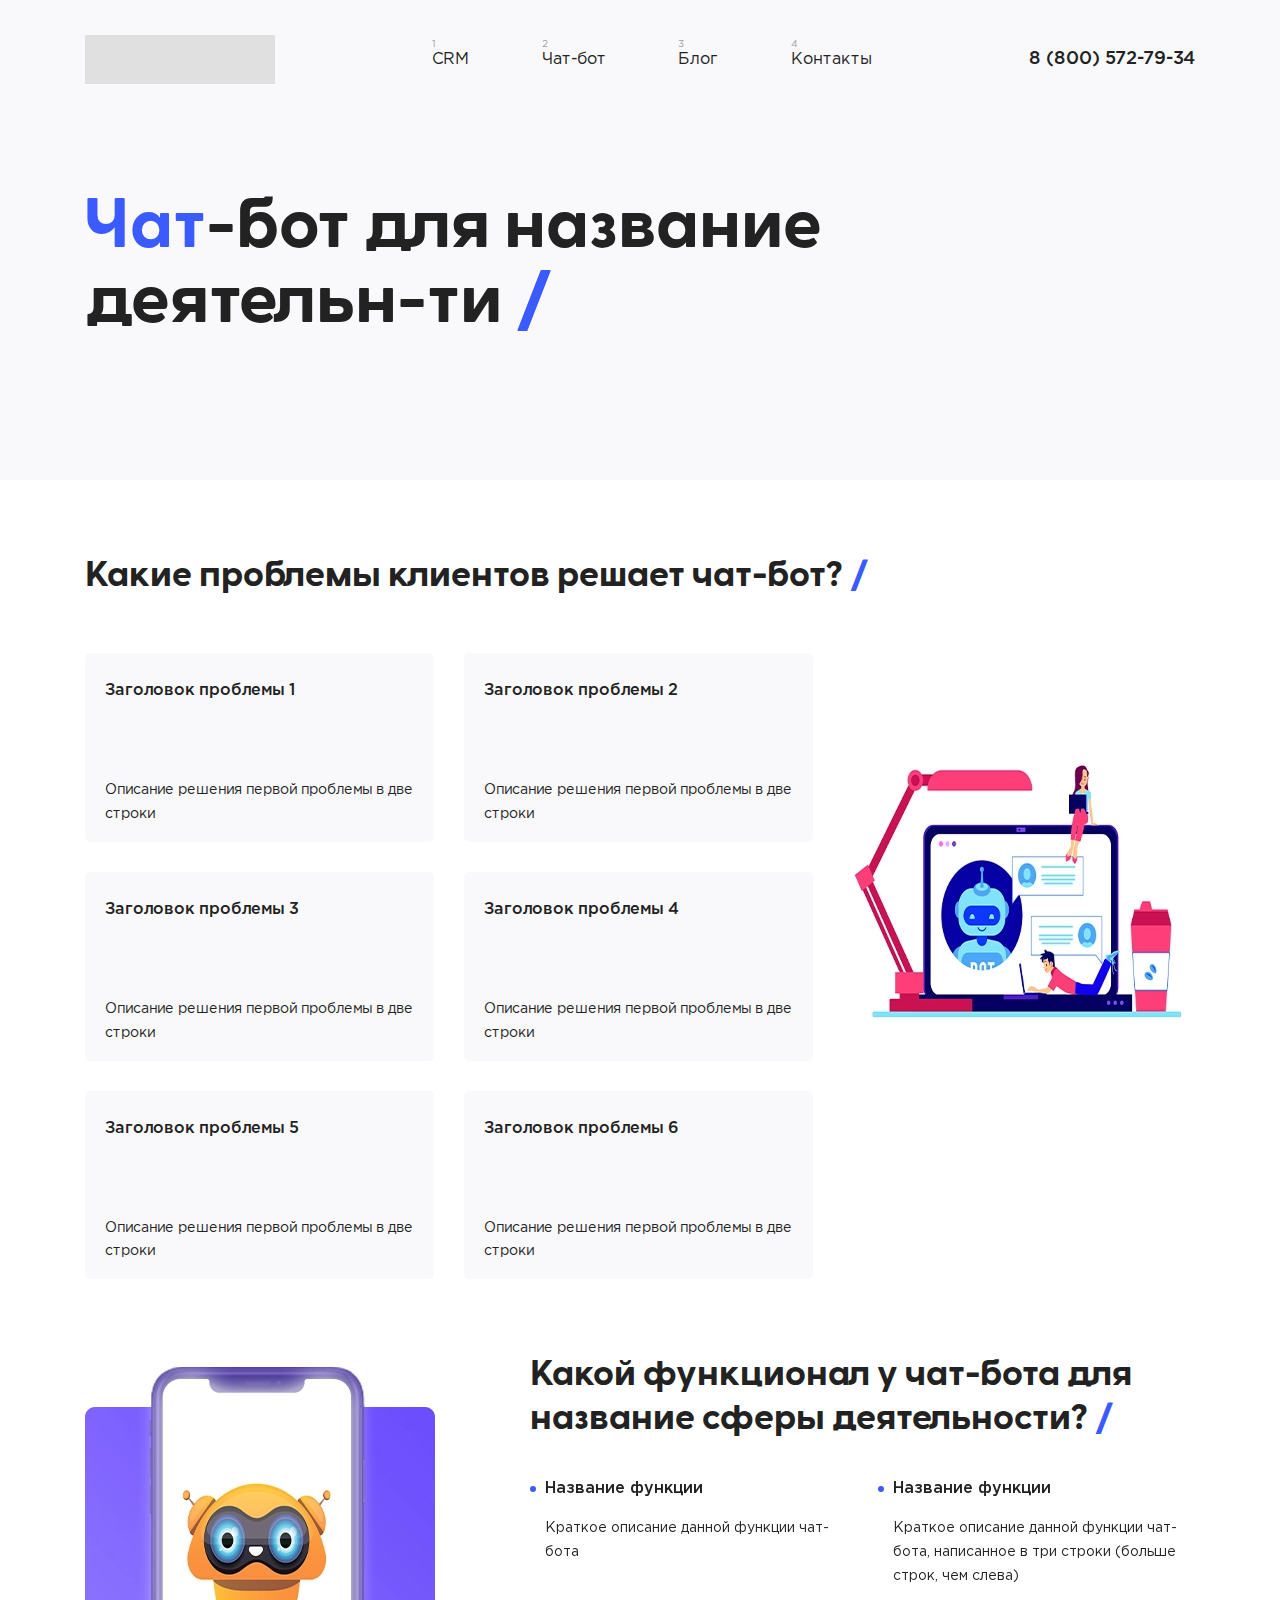
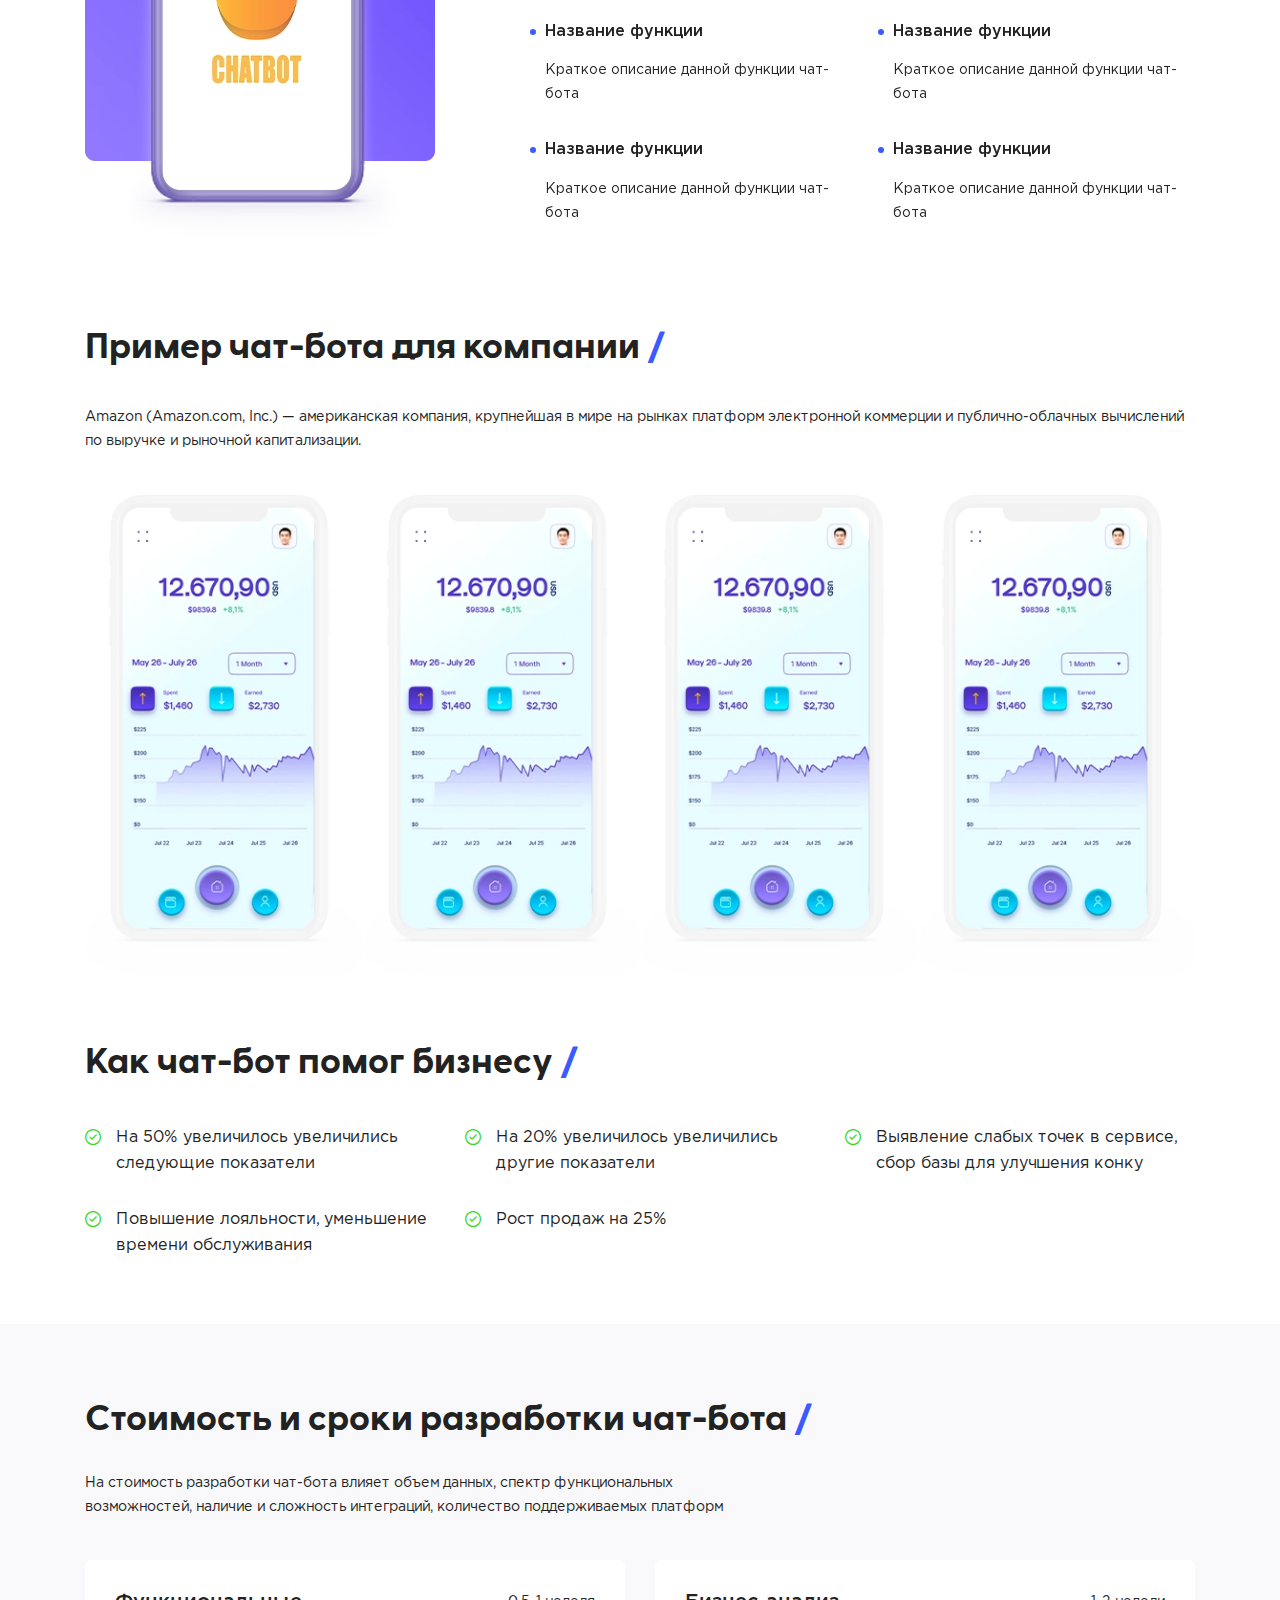
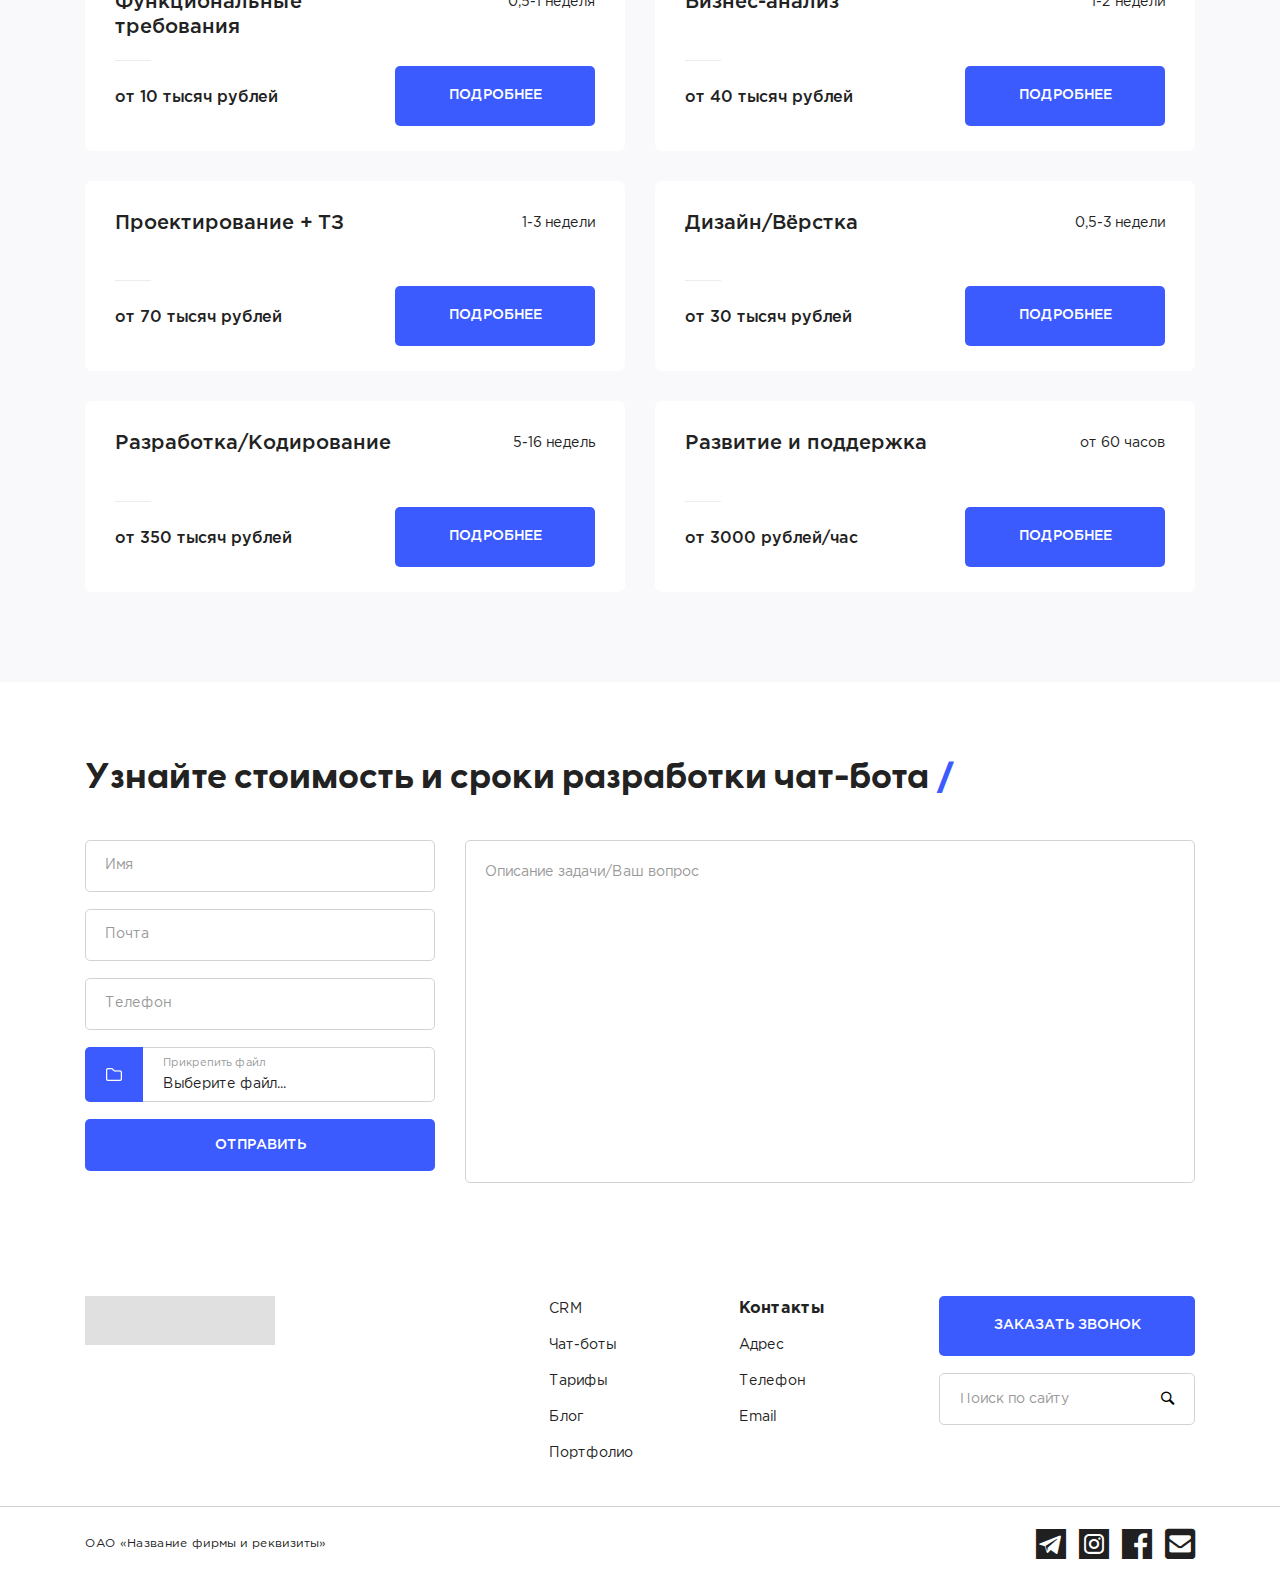
<file: template.html>
<!DOCTYPE html><html lang="en"><head>   <meta charset="UTF-8">   <meta http-equiv="X-UA-Compatible" content="IE=edge">   <meta name="viewport" content="width=device-width, initial-scale=1.0">   <link rel="stylesheet" href="https://unpkg.com/swiper/swiper-bundle.min.css" />   <link rel="stylesheet" href="css/style.min.css">   <title>Название</title></head><body>	<div class="wrapper">		<!-- .header --><header class="header lock-padding">   <div class="header__container _container">      <div class="header__body">         <div class="header__logo">            <a href="./index.html">               <picture><source srcset="img/logo.webp" type="image/webp"><img src="img/logo.jpg" alt="Logo"></picture>            </a>         </div>         <div class="header__menu menu">            <nav class="menu__body">               <ol class="menu__list">                  <li class="menu__item">                     <a href="./crm.html" class="menu__link">CRM</a>                  </li>                  <li class="menu__item">                     <a href="./bot.html" class="menu__link">Чат-бот</a>                  </li>                  <li class="menu__item">                     <a href="./template.html" class="menu__link">Блог</a>                  </li>                  <li class="menu__item">                     <a href="#footer" class="menu__link _anchor-scroll">Контакты</a>                  </li>               </ol>               <div class="header__phone mobile">                  <a href="tel:+78005727934">8 (800) 572-79-34</a>               </div>            </nav>         </div>         <div class="header__phone">            <a href="tel:+78005727934">8 (800) 572-79-34</a>         </div>         <div class="header__burger"><span></span></div>      </div>   </div></header><!-- /.header -->		<!-- .main -->		<main class="main">			<!-- .template-intro -->         <section class="crm-intro template-intro">            <div class="template-intro__container _container">               <div class="crm-intro__body template-intro__body">                  <div class="crm-intro__content template-intro__content">                     <h1 class="crm-intro__title template-intro__title _main-title">                        <span>Чат</span>-бот для название деятельн-ти <span>/</span>                     </h1>                  </div>               </div>            </div>         </section>         <!-- /.bot-intro -->         <!-- .bot-problem -->         <section class="template-problem">            <div class="template-problem__container _container">               <div class="template-problem__body">                  <h2 class="template-problem__title _title">                     Какие проблемы клиентов решает чат-бот? <span>/</span>                  </h2>                  <div class="template-problem__grid">                     <div class="template-problem__items">                        <div class="template-problem__item item-templateproblem">                           <div class="item-templateproblem__title">                              Заголовок проблемы 1                           </div>                           <div class="item-templateproblem__text">                              Описание решения первой проблемы в две строки                           </div>                        </div>                        <div class="template-problem__item item-templateproblem">                           <div class="item-templateproblem__title">                              Заголовок проблемы 2                           </div>                           <div class="item-templateproblem__text">                              Описание решения первой проблемы в две строки                           </div>                        </div>                        <div class="template-problem__item item-templateproblem">                           <div class="item-templateproblem__title">                              Заголовок проблемы 3                           </div>                           <div class="item-templateproblem__text">                              Описание решения первой проблемы в две строки                           </div>                        </div>                        <div class="template-problem__item item-templateproblem">                           <div class="item-templateproblem__title">                              Заголовок проблемы 4                           </div>                           <div class="item-templateproblem__text">                              Описание решения первой проблемы в две строки                           </div>                        </div>                        <div class="template-problem__item item-templateproblem">                           <div class="item-templateproblem__title">                              Заголовок проблемы 5                           </div>                           <div class="item-templateproblem__text">                              Описание решения первой проблемы в две строки                           </div>                        </div>                        <div class="template-problem__item item-templateproblem">                           <div class="item-templateproblem__title">                              Заголовок проблемы 6                           </div>                           <div class="item-templateproblem__text">                              Описание решения первой проблемы в две строки                           </div>                        </div>                     </div>                     <div class="template-problem__img">                        <picture><source srcset="img/bot-problem/1.webp" type="image/webp"><img src="img/bot-problem/1.png" alt="Картинка"></picture>                     </div>                  </div>               </div>            </div>         </section>         <!-- /.bot-problem -->         <!-- .template-work -->         <section class="template-work">            <div class="template-work__container _container">               <div class="template-work__body">                  <div class="template-work__img">                     <picture><source srcset="img/template-work/1.webp" type="image/webp"><img src="img/template-work/1.png" alt="Телефон"></picture>                  </div>                  <div class="template-work__content">                     <h2 class="template-work__title _title">                        Какой функционал у чат-бота для название сферы деятельности? <span>/</span>                     </h2>                     <div class="slider-templatework__arrows slider__arrows">                        <div class="slider-templatework__prev slider__prev _arrow">                           <svg id="Влево" xmlns="http://www.w3.org/2000/svg" width="39" height="39" viewBox="0 0 39 39">                              <path id="Прямоугольник_6_копия" data-name="Прямоугольник 6 копия" class="cls-1" d="M27.1,3375.99l-5.086-4.89,4.895-5.09" transform="translate(-6.5 -3351.5)"/>                              <circle id="Эллипс_1" data-name="Эллипс 1" class="cls-2" cx="19.5" cy="19.5" r="19"/>                           </svg>                        </div>                        <div class="slider-templatework__next slider__next _arrow">                           <svg id="Вправо" xmlns="http://www.w3.org/2000/svg" width="39" height="39" viewBox="0 0 39 39">                              <circle id="Эллипс_1" data-name="Эллипс 1" class="cls-1" cx="19.5" cy="19.5" r="19"/>                              <path id="Прямоугольник_6" data-name="Прямоугольник 6" class="cls-2" d="M104.9,3366.01l5.086,4.89-4.894,5.09" transform="translate(-86.5 -3351.5)"/>                           </svg>                        </div>                     </div>                     <div class="template-work__slider slider-templatework slider swiper-container">                        <ul class="template-work__grid swiper-wrapper">                           <li class="slider-templatework__slide swiper-slide">                              <div class="slider-templatework__title">                                 Название функции                              </div>                              <p class="slider-templatework__text">                                 Краткое описание данной функции чат-бота                              </p>                           </li>                           <li class="slider-templatework__slide swiper-slide">                              <div class="slider-templatework__title">                                 Название функции                              </div>                              <p class="slider-templatework__text">                                 Краткое описание данной функции                                 чат-бота, написанное в три строки                                 (больше строк, чем слева)                              </p>                           </li>                           <li class="slider-templatework__slide swiper-slide">                              <div class="slider-templatework__title">                                 Название функции                              </div>                              <p class="slider-templatework__text">                                 Краткое описание данной функции чат-бота                              </p>                           </li>                                                      <li class="slider-templatework__slide swiper-slide">                              <div class="slider-templatework__title">                                 Название функции                              </div>                              <p class="slider-templatework__text">                                 Краткое описание данной функции чат-бота                              </p>                           </li>                           <li class="slider-templatework__slide swiper-slide">                              <div class="slider-templatework__title">                                 Название функции                              </div>                              <p class="slider-templatework__text">                                 Краткое описание данной функции чат-бота                              </p>                           </li>                           <li class="slider-templatework__slide swiper-slide">                              <div class="slider-templatework__title">                                 Название функции                              </div>                              <p class="slider-templatework__text">                                 Краткое описание данной функции чат-бота                              </p>                           </li>                        </ul>                     </div>                  </div>               </div>            </div>         </section>         <!-- /.template-work -->         <!-- .template-example -->         <section class="template-example">            <div class="template-example__container _container">               <h2 class="template-example__title _title">                  Пример чат-бота для компании <span>/</span>               </h2>               <p class="template-example__text">                  Amazon (Amazon.com, Inc.) — американская компания, крупнейшая в мире на рынках платформ                  электронной коммерции и публично-облачных вычислений по выручке и рыночной капитализации.                </p>               <div class="template-example__arrows slider__arrows">                  <div class="slider-templateexample__prev slider__prev _arrow">                     <svg id="Влево" xmlns="http://www.w3.org/2000/svg" width="39" height="39" viewBox="0 0 39 39">                        <path id="Прямоугольник_6_копия" data-name="Прямоугольник 6 копия" class="cls-1" d="M27.1,3375.99l-5.086-4.89,4.895-5.09" transform="translate(-6.5 -3351.5)"/>                        <circle id="Эллипс_1" data-name="Эллипс 1" class="cls-2" cx="19.5" cy="19.5" r="19"/>                     </svg>                  </div>                  <div class="slider-templateexample__next slider__next _arrow">                     <svg id="Вправо" xmlns="http://www.w3.org/2000/svg" width="39" height="39" viewBox="0 0 39 39">                        <circle id="Эллипс_1" data-name="Эллипс 1" class="cls-1" cx="19.5" cy="19.5" r="19"/>                        <path id="Прямоугольник_6" data-name="Прямоугольник 6" class="cls-2" d="M104.9,3366.01l5.086,4.89-4.894,5.09" transform="translate(-86.5 -3351.5)"/>                     </svg>                  </div>               </div>               <div class="template-example__slider slider-templateexample slider swiper-container">                  <div class="template-example__wrapper swiper-wrapper">                     <div class="template-example__slide swiper-slide">                        <picture><source srcset="img/bot-example/1.webp" type="image/webp"><img src="img/bot-example/1.png" alt="Телефон"></picture>                     </div>                     <div class="template-example__slide swiper-slide">                        <picture><source srcset="img/bot-example/1.webp" type="image/webp"><img src="img/bot-example/1.png" alt="Телефон"></picture>                     </div>                     <div class="template-example__slide swiper-slide">                        <picture><source srcset="img/bot-example/1.webp" type="image/webp"><img src="img/bot-example/1.png" alt="Телефон"></picture>                     </div>                     <div class="template-example__slide swiper-slide">                        <picture><source srcset="img/bot-example/1.webp" type="image/webp"><img src="img/bot-example/1.png" alt="Телефон"></picture>                     </div>                  </div>               </div>            </div>         </section>         <!-- /.template-example -->         <!-- .template-help -->         <section class="template-help">            <div class="template-help__container _container">               <div class="template-help__body">                  <h2 class="template-help__title _title">                     Как чат-бот помог бизнесу <span>/</span>                  </h2>                  <div class="template-help__grid">                     <div class="template-help__item">                        <div class="template-help__icon _icon-done"></div>                        <p class="template-help__text">                           На 50% увеличилось увеличились следующие показатели                        </p>                     </div>                     <div class="template-help__item">                        <div class="template-help__icon _icon-done"></div>                        <p class="template-help__text">                           На 20% увеличилось увеличились другие показатели                        </p>                     </div>                     <div class="template-help__item">                        <div class="template-help__icon _icon-done"></div>                        <p class="template-help__text">                           Выявление слабых точек в сервисе, сбор базы для улучшения конку                        </p>                     </div>                     <div class="template-help__item">                        <div class="template-help__icon _icon-done"></div>                        <p class="template-help__text">                           Повышение лояльности, уменьшение времени обслуживания                        </p>                     </div>                     <div class="template-help__item">                        <div class="template-help__icon _icon-done"></div>                        <p class="template-help__text">                           Рост продаж на 25%                        </p>                     </div>                  </div>               </div>            </div>         </section>         <!-- /.template-help -->         <!-- .crm-price -->         <section class="crm-price">            <div class="crm-price__container _container">               <div class="crm-price__body">                  <h2 class="crm-price__title _title">                     Стоимость и сроки разработки чат-бота <span>/</span>                  </h2>                  <p class="crm-price__text">                     На стоимость разработки чат-бота влияет объем данных, спектр функциональных                     возможностей, наличие и сложность интеграций, количество поддерживаемых платформ                  </p>                  <div class="crm-price__grid">                     <div class="crm-price__item item-crmprice">                        <div class="item-crmprice__column">                           <div class="item-crmprice__title">                              Функциональные требования                           </div>                           <div class="item-crmprice__price">                              от 10 тысяч рублей                           </div>                        </div>                        <div class="item-crmprice__column">                           <div class="item-crmprice__time">                              0,5-1 неделя                            </div>                           <a href="#popup" class="popup-link item-crmprice__btn _btn">                              Подробнее                           </a>                        </div>                     </div>                     <div class="crm-price__item item-crmprice">                        <div class="item-crmprice__column">                           <div class="item-crmprice__title">                              Бизнес-анализ                           </div>                           <div class="item-crmprice__price">                              от 40 тысяч рублей                           </div>                        </div>                        <div class="item-crmprice__column">                           <div class="item-crmprice__time">                              1-2 недели                            </div>                           <a href="#popup" class="popup-link item-crmprice__btn _btn">                              Подробнее                           </a>                        </div>                     </div>                     <div class="crm-price__item item-crmprice">                        <div class="item-crmprice__column">                           <div class="item-crmprice__title">                              Проектирование + ТЗ                           </div>                           <div class="item-crmprice__price">                              от 70 тысяч рублей                           </div>                        </div>                        <div class="item-crmprice__column">                           <div class="item-crmprice__time">                              1-3 недели                            </div>                           <a href="#popup" class="popup-link item-crmprice__btn _btn">                              Подробнее                           </a>                        </div>                     </div>                     <div class="crm-price__item item-crmprice">                        <div class="item-crmprice__column">                           <div class="item-crmprice__title">                              Дизайн/Вёрстка                           </div>                           <div class="item-crmprice__price">                              от 30 тысяч рублей                           </div>                        </div>                        <div class="item-crmprice__column">                           <div class="item-crmprice__time">                              0,5-3 недели                            </div>                           <a href="#popup" class="popup-link item-crmprice__btn _btn">                              Подробнее                           </a>                        </div>                     </div>                     <div class="crm-price__item item-crmprice">                        <div class="item-crmprice__column">                           <div class="item-crmprice__title">                              Разработка/Кодирование                           </div>                           <div class="item-crmprice__price">                              от 350 тысяч рублей                           </div>                        </div>                        <div class="item-crmprice__column">                           <div class="item-crmprice__time">                              5-16 недель                           </div>                           <a href="#popup" class="popup-link item-crmprice__btn _btn">                              Подробнее                           </a>                        </div>                     </div>                     <div class="crm-price__item item-crmprice">                        <div class="item-crmprice__column">                           <div class="item-crmprice__title">                              Развитие и поддержка                           </div>                           <div class="item-crmprice__price">                              от 3000 рублей/час                           </div>                        </div>                        <div class="item-crmprice__column">                           <div class="item-crmprice__time">                              от 60 часов                           </div>                           <a href="#popup" class="popup-link item-crmprice__btn _btn">                              Подробнее                           </a>                        </div>                     </div>                  </div>               </div>            </div>         </section>         <!-- /.crm-price -->			<!-- .question -->         <section class="question">            <div class="question__container _container">               <div class="question__body">                  <h2 class="question__title _title">Узнайте стоимость и сроки разработки чат-бота <span>/</span></h2>                  <form action="#" class="question__form" id="questionForm">                  <div class="question__left">                     <div class="question__item">                        <input class="_req _focus" type="text" id="questionUsername" />                        <label for="questionUsername">Имя</label>                     </div>                     <div class="question__item">                        <input class="_req _email _focus" type="email" id="questionEmail" />                        <label for="questionEmail">Почта</label>                     </div>                     <div class="question__item">                        <input                        class="_req _focus"                        type="tel"                        id="questionPhone"                        data-tel-input                        />                        <label for="questionPhone">Телефон</label>                     </div>                     <div class="question__right _mobile">                        <textarea                        id="questionTextareaMobile"                        class="question__textarea"                        ></textarea>                        <label for="questionTextareaMobile">Описание задачи/Ваш вопрос</label>                     </div>                     <div class="question__file file">                        <div class="file__input">                        <input type="file" id="questionFile" accept=".jpg, .png, .gif" />                        <div class="file__btn">                           <picture><source srcset="img/form-icon.webp" type="image/webp"><img src="img/form-icon.png" alt="Icon" /></picture>                        </div>                        </div>                        <div class="file__info">                        <div class="file__label">Прикрепить файл</div>                        <div class="file__filename">Выберите файл...</div>                        </div>                     </div>                     <button type="submit" class="question__btn _btn">Отправить</button>                  </div>                  <div class="question__right">                     <textarea id="questionTextarea" class="question__textarea"></textarea>                     <label for="questionTextarea">Описание задачи/Ваш вопрос</label>                  </div>                  </form>               </div>            </div>         </section>         <!-- /.questions -->		</main>		<!-- .footer --><footer class="footer" id="footer">  <div class="footer__body">    <div class="footer__top top-footer">      <div class="_container">        <div class="top-footer__body">          <div class="top-footer__logo">            <a href="./index.html">              <picture><source srcset="img/logo.webp" type="image/webp"><img src="img/logo.jpg" alt="Logo" /></picture>            </a>          </div>          <nav class="top-footer__nav">            <ul class="top-footer__column">              <li>                <a href="#" class="top-footer__link">CRM</a>              </li>              <li>                <a href="#" class="top-footer__link">Чат-боты</a>              </li>              <li>                <a href="#" class="top-footer__link">Тарифы</a>              </li>              <li>                <a href="#" class="top-footer__link">Блог</a>              </li>              <li>                <a href="#" class="top-footer__link">Портфолио</a>              </li>            </ul>            <ul class="top-footer__column">              <li class="top-footer__title">Контакты</li>              <li>                <a href="#" class="top-footer__link">Адрес</a>              </li>              <li>                <a href="#" class="top-footer__link">Телефон</a>              </li>              <li>                <a href="#" class="top-footer__link">Email</a>              </li>            </ul>          </nav>          <div class="top-footer__btns">            <a href="#popup" class="popup-link top-footer__btn _btn">Заказать звонок</a>            <div class="top-footer__search">              <input type="text" placeholder="Поиск по сайту"/>              <button                type="submit"                class="top-footer__submit _icon-search"              ></button>            </div>          </div>        </div>      </div>    </div>    <div class="footer__bottom bottom-footer">      <div class="_container">        <div class="bottom-footer__body">          <p class="bottom-footer__copyright">ОАО «Название фирмы и реквизиты»</p>          <div class="bottom-footer__links">            <a href="#" class="bottom-footer__link _icon-telegram"></a>            <a href="#" class="bottom-footer__link _icon-instagram"></a>            <a href="#" class="bottom-footer__link _icon-facebook"></a>            <a href="#" class="bottom-footer__link _icon-email"></a>          </div>        </div>      </div>    </div>  </div></footer><!-- /.footer -->	</div>   <!-- .popup --><div class="popup" id="popup">	<div class="popup__body">		<div class="popup__content">			<a href="#" class="popup__close close-popup _icon-cancel"></a>         <h2 class="popup__title _title">            Пожалуйста, заполните форму <span>/</span>         </h2>         <p class="popup__text">            Узнайте, как Наша Компания может вывести ваш клиентский            сервис на новый уровень.         </p>         <form action="#" class="popup__form">            <div class="popup__grid">               <div class="popup__item">                  <input class="_req _focus" type="text" id="popupName">                  <label for="popupName">Имя</label>               </div>               <div class="popup__item">                  <input class="_req _focus" type="text" id="popupSurname">                  <label for="popupSurname">Фамилия</label>               </div>               <div class="popup__item">                  <input class="_req _email _focus" type="email" id="popupEmail">                  <label for="popupEmail">Почта</label>               </div>               <div class="popup__item">                  <input class="_req _focus" type="email" id="popupCompany">                  <label for="popupCompany">Название компании</label>               </div>               <div class="popup__item">                  <input class="_req _focus" type="tel" data-tel-input id="popupPhone">                  <label for="popupPhone">Телефон</label>               </div>               <div class="popup__item">                  <input class="_req _focus" type="text" id="popupCountry">                  <label for="popupCountry">Страна</label>               </div>               <div class="popup__item">                  <input class="_req _focus" type="text" id="popupAsk">                  <label for="popupAsk">Вы продаётё свою продукцию в интернете?</label>               </div>            </div>            <div class="popup__checkbox">               <input class="_req" type="checkbox" id="popupCheck" checked>                <label for="popupCheck"><span>                  Я соглашаюсь на обработку персональных данных на условиях и для целей,                  определенных в Согласии на обработку персональных данных.               </span></label>            </div>            <button class="popup__btn _btn">               Отправить            </button>         </form>		</div>	</div></div><!-- /.popup -->   <script src="https://unpkg.com/swiper/swiper-bundle.min.js"></script>   <script src="js/main.min.js"></script></body></html>
</file>
<file: css/style.min.css>
@charset "UTF-8";@font-face{font-family:GothamPro;font-display:swap;src:url(../fonts/GothamPro-Bold.woff) format("woff"),url(../fonts/GothamPro-Bold.woff2) format("woff2");font-weight:700;font-style:normal}@font-face{font-family:GothamPro;font-display:swap;src:url(../fonts/GothamPro-Medium.woff) format("woff"),url(../fonts/GothamPro-Medium.woff2) format("woff2");font-weight:500;font-style:normal}@font-face{font-family:GothamPro;font-display:swap;src:url(../fonts/GothamPro.woff) format("woff"),url(../fonts/GothamPro.woff2) format("woff2");font-weight:400;font-style:normal}@font-face{font-family:GreycliffCF;font-display:swap;src:url(../fonts/GreycliffCF-Bold.woff) format("woff"),url(../fonts/GreycliffCF-Bold.woff2) format("woff2");font-weight:700;font-style:normal}@font-face{font-family:icons;font-display:swap;src:url(../fonts/icons.woff) format("woff"),url(../fonts/icons.woff2) format("woff2");font-weight:400;font-style:normal}*{padding:0;margin:0;border:0;-webkit-tap-highlight-color:transparent}*,:after,:before{-webkit-box-sizing:border-box;box-sizing:border-box;-webkit-tap-highlight-color:transparent}:active,:focus{outline:0}a:active,a:focus{outline:0}aside,footer,header,nav{display:block}body,html{height:100%;width:100%;font-size:100%;line-height:1;font-size:14px;-ms-text-size-adjust:100%;-moz-text-size-adjust:100%;-webkit-text-size-adjust:100%}button,input,textarea{font-family:inherit}input::-ms-clear{display:none}button{cursor:pointer}button::-moz-focus-inner{padding:0;border:0}a,a:visited{text-decoration:none}a:hover{text-decoration:none}ul li{list-style:none}img{vertical-align:top}h1,h2,h3,h4,h5,h6{font-size:inherit;font-weight:400}@font-face{font-family:icons;font-display:swap;src:url(../fonts/icons.woff) format("woff"),url(../fonts/icons.woff2#icons) format("woff2");font-weight:400;font-style:normal;font-display:block}[class*="_icon-"]::before,[class^="_icon-"]::before{font-family:icons;font-style:normal;font-weight:400;font-variant:normal;text-transform:none;line-height:1;-webkit-font-smoothing:antialiased;-moz-osx-font-smoothing:grayscale}[class*="_icon-"]::before,[class^="_icon-"]::before{display:block}._icon-analytics:before{content:"\e900"}._icon-analytics-bot:before{content:"\e901"}._icon-cancel:before{content:"\e902"}._icon-check:before{content:"\e903"}._icon-circles:before{content:"\e904"}._icon-diamonds:before{content:"\e905"}._icon-done:before{content:"\e906"}._icon-email:before{content:"\e907"}._icon-error:before{content:"\e908"}._icon-facebook:before{content:"\e909"}._icon-find:before{content:"\e90a"}._icon-group:before{content:"\e90b"}._icon-idea:before{content:"\e90c"}._icon-instagram:before{content:"\e90d"}._icon-intersection:before{content:"\e90e"}._icon-people:before{content:"\e90f"}._icon-rectangle:before{content:"\e910"}._icon-research:before{content:"\e911"}._icon-search:before{content:"\e912"}._icon-startup:before{content:"\e913"}._icon-telecommunication:before{content:"\e914"}._icon-telegram:before{content:"\e915"}._icon-triangles:before{content:"\e916"}body,html{height:100%}body{font-size:16px;color:#222;line-height:162.5%;font-family:GothamPro;overflow-x:hidden}body._lock{overflow:hidden}.wrapper{display:-webkit-box;display:-ms-flexbox;display:flex;-webkit-box-orient:vertical;-webkit-box-direction:normal;-ms-flex-direction:column;flex-direction:column;min-height:100%}.main{-webkit-box-flex:1;-ms-flex:1 0 auto;flex:1 0 auto}.footer{-webkit-box-flex:0;-ms-flex:0 0 auto;flex:0 0 auto}._container{max-width:1140px;margin:0 auto;padding:0 15px}._btn{background-color:#3c5bff;font-size:14px;font-weight:500;color:#fff;text-align:center;border-radius:5px;text-transform:uppercase;display:inline-block;-webkit-transition:background-color .3s ease 0s;-o-transition:background-color .3s ease 0s;transition:background-color .3s ease 0s}._title{font-family:GreycliffCF;font-weight:700;font-size:36px;line-height:1.2}._title span{color:#3c5bff}._main-title{font-family:GreycliffCF;font-weight:700;font-size:70px;line-height:107.14286%}._main-title span{color:#3c5bff}._arrow{fill:none;stroke:#3b5aff;stroke-width:1px;cursor:pointer}.slider__arrows{display:-webkit-box;display:-ms-flexbox;display:flex}.slider__prev{margin-right:42px}.header{padding:35px 0;position:fixed;top:0;left:0;width:100%;-webkit-transition:padding-top .7s ease 0s,padding-bottom .7s ease 0s;-o-transition:padding-top .7s ease 0s,padding-bottom .7s ease 0s;transition:padding-top .7s ease 0s,padding-bottom .7s ease 0s;z-index:50}.header::before{content:"";position:absolute;top:0;left:0;width:100%;height:100%;background-color:#f9f9fb;z-index:2}.header._on-scroll{padding:15px 0}.header._on-scroll .menu__link{padding-bottom:7px}.header__body{display:-webkit-box;display:-ms-flexbox;display:flex;-webkit-box-align:center;-ms-flex-align:center;align-items:center;position:relative;z-index:2}.header__logo{position:relative;z-index:3}.header__logo img{max-width:100%}.header__menu{-webkit-box-flex:1;-ms-flex:1 1 auto;flex:1 1 auto}.header__phone a{font-size:18px;font-weight:500;color:inherit;-webkit-transition:opacity .3s ease 0s;-o-transition:opacity .3s ease 0s;transition:opacity .3s ease 0s}.header__phone.mobile{display:-webkit-box;display:-ms-flexbox;display:flex;-webkit-box-align:center;-ms-flex-align:center;align-items:center;-webkit-box-pack:center;-ms-flex-pack:center;justify-content:center;width:100%;padding:40px 0;border-top:1px solid #d3d3d3;margin-top:auto}.header__phone.mobile a{font-size:26px}.header__burger{position:relative;cursor:pointer;width:26px;height:21px;z-index:3}.header__burger::after,.header__burger::before{content:"";position:absolute;left:0;width:100%;-webkit-transition:-webkit-transform .3s ease 0s;transition:-webkit-transform .3s ease 0s;-o-transition:transform .3s ease 0s;transition:transform .3s ease 0s;transition:transform .3s ease 0s,-webkit-transform .3s ease 0s;height:3px;background-color:#222}.header__burger::before{top:0}.header__burger::after{bottom:0}.header__burger span{position:absolute;left:0;width:100%;-webkit-transition:-webkit-transform .3s ease 0s;transition:-webkit-transform .3s ease 0s;-o-transition:transform .3s ease 0s;transition:transform .3s ease 0s;transition:transform .3s ease 0s,-webkit-transform .3s ease 0s;height:3px;background-color:#222;top:8px;-webkit-transform:scale(1);-ms-transform:scale(1);transform:scale(1)}.header__burger._active::before{-webkit-transform:rotate(45deg);-ms-transform:rotate(45deg);transform:rotate(45deg);top:8px}.header__burger._active::after{-webkit-transform:rotate(-45deg);-ms-transform:rotate(-45deg);transform:rotate(-45deg);bottom:9px}.header__burger._active span{-webkit-transform:scale(0);-ms-transform:scale(0);transform:scale(0)}.menu{display:-webkit-box;display:-ms-flexbox;display:flex;-webkit-box-pack:center;-ms-flex-pack:center;justify-content:center}.menu._active{-webkit-transform:translate(0,0);-ms-transform:translate(0,0);transform:translate(0,0)}.menu__body{-webkit-box-flex:0;-ms-flex:0 1 440px;flex:0 1 440px}.menu__list{display:-webkit-box;display:-ms-flexbox;display:flex;-webkit-box-pack:justify;-ms-flex-pack:justify;justify-content:space-between;-webkit-box-align:center;-ms-flex-align:center;align-items:center;counter-reset:headerCounter;-ms-flex-wrap:wrap;flex-wrap:wrap}.menu__item{list-style:none;position:relative}.menu__item::before{counter-increment:headerCounter;content:counter(headerCounter);color:#9d9d9d;font-size:10px;display:inline-block;position:absolute;top:-15px;left:0}.menu__link{color:inherit;padding:0 0 13px 0;position:relative}.menu__link::before{position:absolute;content:"";bottom:-5px;left:0;width:100%;height:3px;opacity:0;visibility:hidden;background-color:#3c5bff;-webkit-transition:bottom .3s ease 0s,opacity .3s ease 0s,visibility .3s ease 0s;-o-transition:bottom .3s ease 0s,opacity .3s ease 0s,visibility .3s ease 0s;transition:bottom .3s ease 0s,opacity .3s ease 0s,visibility .3s ease 0s}.call{background-color:#f9f9fb;padding-top:120px}.call__body{display:-webkit-box;display:-ms-flexbox;display:flex;-webkit-box-align:center;-ms-flex-align:center;align-items:center}.call__content{-webkit-box-flex:1;-ms-flex:1 1 auto;flex:1 1 auto;padding-right:20px}.call__title{margin-bottom:32px}.call__text{font-size:18px;line-height:150%;margin-bottom:35px;max-width:90%}.call__btn{width:260px;padding:17px 0}.call__images{position:relative}.call__bg{display:block;width:100%;max-width:100%}.call__computer,.call__phone{position:absolute}.call__phone{right:350px;bottom:143px}.call__computer{left:235px;top:-30px}.call__mobile img{max-width:100%}.development{padding-top:90px;padding-bottom:95px}.development__body{display:-webkit-box;display:-ms-flexbox;display:flex;-webkit-box-align:center;-ms-flex-align:center;align-items:center}.development__content{-webkit-box-flex:0;-ms-flex:0 0 590px;flex:0 0 590px}.development__title{margin-bottom:30px}.development__text{margin-bottom:37px}.development__btn{width:198px;padding:17px 0}.development__image{-webkit-transform:translate(100px,0);-ms-transform:translate(100px,0);transform:translate(100px,0)}.bots__body{display:-webkit-box;display:-ms-flexbox;display:flex;-webkit-box-align:center;-ms-flex-align:center;align-items:center}.bots__image img{max-width:100%}.bots__content{-webkit-box-flex:0;-ms-flex:0 1 505px;flex:0 1 505px;margin:0 auto;padding-left:15px}.bots__title{margin-bottom:30px}.bots__text{margin-bottom:35px}.bots__btn{width:198px;padding:17px 0}.question{padding-bottom:104px;padding-top:75px}.question__title{margin-bottom:40px}.question__form{display:-webkit-box;display:-ms-flexbox;display:flex}.question__left{-webkit-box-flex:0;-ms-flex:0 1 350px;flex:0 1 350px;margin-right:30px}.question__item{position:relative;margin-bottom:17px}.question__item._error input{-webkit-box-shadow:0 0 15px red;box-shadow:0 0 15px red}.question__item input{border-radius:5px;border:1px solid #d3d3d3;width:100%;font-size:14px;color:inherit;padding:26px 20px 11px}.question__item input._on-focus+label{font-size:11px;top:15px}.question__item label{font-size:14px;color:#999;position:absolute;left:20px;top:50%;-webkit-transform:translate(0,-50%);-ms-transform:translate(0,-50%);transform:translate(0,-50%);-webkit-transition:font-size .3s ease 0s,top .3s ease 0s;-o-transition:font-size .3s ease 0s,top .3s ease 0s;transition:font-size .3s ease 0s,top .3s ease 0s;cursor:text}.question__right{-webkit-box-flex:1;-ms-flex:1 1 auto;flex:1 1 auto;height:100%;position:relative}.question__right._mobile{display:none}.question__right label{position:absolute;top:20px;left:20px;font-size:14px;color:#999;cursor:text}.question__textarea{width:100%;resize:none;height:343px;border-radius:5px;border:1px solid #d3d3d3;padding:55px 20px 20px;font-size:14px;line-height:171.42857%;color:inherit}.question__btn{width:100%;padding:19.5px 0}.file{display:-webkit-box;display:-ms-flexbox;display:flex;width:100%;position:relative;-webkit-box-align:center;-ms-flex-align:center;align-items:center;margin-bottom:17px}.file::before{content:'';position:absolute;top:0;left:0;width:100%;height:100%;border-radius:5px;border:1px solid #d3d3d3;z-index:-1}.file__input{display:inline-block;position:relative}.file__input input{position:absolute;top:0;left:0;width:100%;height:100%;opacity:0;font-size:0;cursor:pointer}.file__btn{width:58px;background-color:#3c5bff;display:-webkit-box;display:-ms-flexbox;display:flex;-webkit-box-align:center;-ms-flex-align:center;align-items:center;-webkit-box-pack:center;-ms-flex-pack:center;justify-content:center;height:55px;border-radius:5px 0 0 5px}.file__btn img{vertical-align:middle}.file__info{padding-left:20px}.file__label{font-size:11px;color:#999;line-height:1;margin-bottom:8px}.file__filename{line-height:1;font-size:14px}.top-footer{padding-bottom:40px}.top-footer__body{display:-webkit-box;display:-ms-flexbox;display:flex}.top-footer__logo{-webkit-box-flex:1;-ms-flex:1 1 auto;flex:1 1 auto}.top-footer__nav{-webkit-box-flex:0;-ms-flex:0 1 275px;flex:0 1 275px;display:-webkit-box;display:-ms-flexbox;display:flex;-webkit-box-pack:justify;-ms-flex-pack:justify;justify-content:space-between;margin-right:115px}.top-footer__column li:not(:last-child){margin-bottom:10px}.top-footer__link{font-size:14px;color:inherit;-webkit-transition:color .3s ease 0s;-o-transition:color .3s ease 0s;transition:color .3s ease 0s;line-height:1}.top-footer__title{font-weight:700}.top-footer__btns{width:256px}.top-footer__btn{width:100%;padding:17px 0;margin-bottom:17px}.top-footer__search{position:relative}.top-footer__search input{width:100%;border:1px solid #d3d3d3;border-radius:5px;font-size:14px;color:inherit;padding:18.5px 50px 18.5px 20px}.top-footer__search input::-webkit-input-placeholder{font-size:14px;color:#999}.top-footer__search input::-moz-placeholder{font-size:14px;color:#999}.top-footer__search input:-ms-input-placeholder{font-size:14px;color:#999}.top-footer__search input::-ms-input-placeholder{font-size:14px;color:#999}.top-footer__search input::placeholder{font-size:14px;color:#999}.top-footer__submit{position:absolute;right:18px;top:50%;-webkit-transform:translate(0,-50%);-ms-transform:translate(0,-50%);transform:translate(0,-50%);background-color:transparent;padding:3px}.bottom-footer{padding:20px 0 25px;border-top:1px solid #d3d3d3}.bottom-footer__body{display:-webkit-box;display:-ms-flexbox;display:flex;-webkit-box-align:center;-ms-flex-align:center;align-items:center}.bottom-footer__copyright{-webkit-box-flex:1;-ms-flex:1 1 auto;flex:1 1 auto;font-size:12px}.bottom-footer__links{display:-webkit-box;display:-ms-flexbox;display:flex;-webkit-box-align:center;-ms-flex-align:center;align-items:center;-ms-flex-wrap:wrap;flex-wrap:wrap}.bottom-footer__link{margin-left:13px;font-size:30px;color:#202020;-webkit-transition:color .3s ease 0s;-o-transition:color .3s ease 0s;transition:color .3s ease 0s}.bottom-footer__link._icon-email{font-size:34.5px}.popup{position:fixed;width:100%;height:100%;background-color:rgba(0,0,0,.75);top:0;left:0;z-index:60;opacity:0;visibility:hidden;overflow-y:auto;overflow-x:hidden;-webkit-transition:all .8s ease;-o-transition:all .8s ease;transition:all .8s ease}.popup._open{opacity:1;visibility:visible}.popup._open .popup__content{-webkit-transform:scale(1);-ms-transform:scale(1);transform:scale(1);opacity:1}.popup__body{min-height:100%;display:-webkit-box;display:-ms-flexbox;display:flex;-webkit-box-align:center;-ms-flex-align:center;align-items:center;-webkit-box-pack:center;-ms-flex-pack:center;justify-content:center;padding:30px 10px}.popup__content{background-color:#fff;position:relative;border-radius:10px;max-width:690px;padding:100px 70px 65px;-webkit-transform:scale(.8);-ms-transform:scale(.8);transform:scale(.8);-webkit-transition:all .7s ease;-o-transition:all .7s ease;transition:all .7s ease}.popup__close{color:#d0d0d0;font-size:19px;-webkit-transition:color .3s ease 0s;-o-transition:color .3s ease 0s;transition:color .3s ease 0s;position:absolute;top:48px;right:48px}.popup__title{max-width:90%;margin-bottom:30px}.popup__text{margin-bottom:30px}.popup__grid{display:grid;grid-template-columns:1fr 1fr;grid-gap:20px 30px;padding-bottom:20px}.popup__item{position:relative}.popup__item:last-child{grid-column:span 2}.popup__item._error input{-webkit-box-shadow:0 0 10px red;box-shadow:0 0 10px red}.popup__item input{border-radius:5px;border:1px solid #d3d3d3;width:100%;font-size:14px;color:inherit;padding:26px 20px 11px}.popup__item input._on-focus+label{font-size:11px;top:15px}.popup__item label{font-size:14px;color:#999;position:absolute;left:20px;top:50%;-webkit-transform:translate(0,-50%);-ms-transform:translate(0,-50%);transform:translate(0,-50%);-webkit-transition:font-size .3s ease 0s,top .3s ease 0s;-o-transition:font-size .3s ease 0s,top .3s ease 0s;transition:font-size .3s ease 0s,top .3s ease 0s;cursor:text}.popup__checkbox{margin-bottom:20px}.popup__checkbox._error label::before{-webkit-box-shadow:0 0 10px red;box-shadow:0 0 10px red}.popup__checkbox input{display:none}.popup__checkbox input:checked+label::after{-webkit-transform:scale(1);-ms-transform:scale(1);transform:scale(1)}.popup__checkbox label{font-size:12px;line-height:166.66667%;display:-webkit-inline-box;display:-ms-inline-flexbox;display:inline-flex;-webkit-box-align:center;-ms-flex-align:center;align-items:center;position:relative;cursor:pointer}.popup__checkbox label::before{content:'';-webkit-box-flex:0;-ms-flex:0 0 25px;flex:0 0 25px;height:25px;border-radius:6px;border:1px solid #d3d3d3;-ms-flex-item-align:start;align-self:flex-start;margin-right:15px}.popup__checkbox label::after{content:'';height:13px;width:13px;background-color:#3c5bff;border-radius:2px;position:absolute;left:6px;top:6px;-webkit-transform:scale(0);-ms-transform:scale(0);transform:scale(0);-webkit-transition:-webkit-transform .35s ease 0s;transition:-webkit-transform .35s ease 0s;-o-transition:transform .35s ease 0s;transition:transform .35s ease 0s;transition:transform .35s ease 0s,-webkit-transform .35s ease 0s}.popup__btn{width:350px;margin:0 auto;padding:19.5px 0;position:relative;left:50%;-webkit-transform:translate(-50%,0);-ms-transform:translate(-50%,0);transform:translate(-50%,0)}.crm-intro{padding-top:120px;background-color:#f9f9fb;padding-bottom:20px}.crm-intro__body{display:-webkit-box;display:-ms-flexbox;display:flex;-webkit-box-align:center;-ms-flex-align:center;align-items:center}.crm-intro__content{padding-right:10px}.crm-intro__title{margin-bottom:35px}.crm-intro__text{font-size:18px;margin-bottom:35px}.crm-intro__btn{width:250px;padding:17px 0}.crm-intro__images{position:relative;-webkit-box-flex:0;-ms-flex:0 0 619px;flex:0 0 619px}.crm-intro__bg{display:block;width:100%;max-width:100%}.crm-intro__rocket{position:absolute;bottom:260px;right:-35px}.crm-intro__mobile img{max-width:100%}.crm-video{padding-top:80px;padding-bottom:45px}.crm-video__body{display:-webkit-box;display:-ms-flexbox;display:flex;-webkit-box-align:center;-ms-flex-align:center;align-items:center}.crm-video__content{-webkit-box-flex:0;-ms-flex:0 1 550px;flex:0 1 550px;margin-right:auto;padding-right:10px}.crm-video__title{margin-bottom:30px}.crm-video__btn{padding:17px 0}.crm-video__video{position:relative;border-radius:5px}.crm-video__video img{max-width:100%}.crm-task{padding-bottom:60px}.crm-task__title{margin-bottom:40px}.crm-task__grid{display:grid;grid-template-columns:repeat(auto-fit,minmax(200px,1fr));grid-gap:30px}.item-crmtask{border:1px solid #d3d3d3;border-radius:7px;padding:17px;cursor:pointer;-webkit-transition:background-color .4s ease 0s,border-color .4s ease 0s;-o-transition:background-color .4s ease 0s,border-color .4s ease 0s;transition:background-color .4s ease 0s,border-color .4s ease 0s}.item-crmtask__title{font-size:14px;color:silver;line-height:1;margin-bottom:45px;-webkit-transition:color .4s ease 0s;-o-transition:color .4s ease 0s;transition:color .4s ease 0s}.item-crmtask__icon{font-size:37px;display:inline-block;margin-bottom:25px;-webkit-transition:color .4s ease 0s;-o-transition:color .4s ease 0s;transition:color .4s ease 0s}.item-crmtask__text{font-size:14px;line-height:171.42857%;-webkit-transition:color .4s ease 0s;-o-transition:color .4s ease 0s;transition:color .4s ease 0s}.crm-benefit{padding-bottom:50px}.crm-benefit__title{margin-bottom:35px}.slider-crmbenefit__top{display:-webkit-box;display:-ms-flexbox;display:flex;-webkit-box-pack:justify;-ms-flex-pack:justify;justify-content:space-between;padding-bottom:40px;padding-top:20px;position:relative}.slider-crmbenefit__top::before{content:'';position:absolute;left:50%;top:0;-webkit-transform:translate(-50%,0);-ms-transform:translate(-50%,0);transform:translate(-50%,0);height:100%;width:1px;background-color:#f2f2f2}.slider-crmbenefit__title{font-size:20px;font-weight:500;line-height:125%;-webkit-box-flex:0;-ms-flex:0 1 480px;flex:0 1 480px;padding-left:34px}.slider-crmbenefit__title span{color:#3c5bff}.slider-crmbenefit__slide{display:-webkit-box;display:-ms-flexbox;display:flex;-webkit-box-pack:justify;-ms-flex-pack:justify;justify-content:space-between;padding-bottom:30px;position:relative}.slider-crmbenefit__slide:last-child{padding-bottom:20px}.slider-crmbenefit__slide .slider-crmbenefit__title{display:none}.slider-crmbenefit__slide::before{content:'';position:absolute;left:50%;top:0;-webkit-transform:translate(-50%,0);-ms-transform:translate(-50%,0);transform:translate(-50%,0);height:100%;width:1px;background-color:#f2f2f2}.slider-crmbenefit__item{-webkit-box-flex:0;-ms-flex:0 1 480px;flex:0 1 480px}.slider-crmbenefit__item._error .slider-crmbenefit__icon{color:#ff0d0d}.slider-crmbenefit__item._done .slider-crmbenefit__icon{color:#37d921}.slider-crmbenefit__content{display:-webkit-box;display:-ms-flexbox;display:flex;-webkit-box-align:center;-ms-flex-align:center;align-items:center}.slider-crmbenefit__icon{-ms-flex-item-align:start;align-self:flex-start;font-size:20px;margin-right:15px;margin-top:4px}.slider-crmbenefit__text{font-size:14px}.slider-crmbenefit__arrows{margin-bottom:20px}.crm-profit{background-color:#f9f9fb;padding:75px 0 95px}.crm-profit__title{margin-bottom:40px}.crm-profit__grid{display:grid;grid-template-columns:repeat(4,1fr);grid-gap:30px}.item-crmprofit{grid-column:span 2;background-color:#fff;border-radius:7px;padding:30px 20px 20px}.item-crmprofit_small{grid-column:span 1}.item-crmprofit_small .item-crmprofit__text,.item-crmprofit_small .item-crmprofit__title{max-width:100%}.item-crmprofit_big{grid-column:span 4;background-repeat:no-repeat;background-size:cover}.item-crmprofit_big .item-crmprofit__text,.item-crmprofit_big .item-crmprofit__title{max-width:465px}.item-crmprofit__icon{margin-bottom:25px}.item-crmprofit__icon img{height:39px;width:39px}.item-crmprofit__title{max-width:300px;font-weight:500;margin-bottom:20px}.item-crmprofit__text{max-width:300px;font-size:14px;line-height:171.42857%}.crm-device{padding:80px 0 60px}.crm-device__body{display:-webkit-box;display:-ms-flexbox;display:flex;-webkit-box-align:center;-ms-flex-align:center;align-items:center;-webkit-box-pack:justify;-ms-flex-pack:justify;justify-content:space-between}.crm-device__img{-webkit-box-flex:0;-ms-flex:0 0 629px;flex:0 0 629px;margin-right:10px}.crm-device__img img{max-width:100%}.crm-device__title{-webkit-box-flex:0;-ms-flex:0 1 445px;flex:0 1 445px}.crm-activity{padding-bottom:75px}.crm-activity__title{margin-bottom:40px}.crm-activity__flex{display:-webkit-box;display:-ms-flexbox;display:flex}.crm-activity__tabs{-webkit-box-flex:0;-ms-flex:0 0 380px;flex:0 0 380px;margin-right:65px}.crm-activity__tab{font-weight:500;padding:17px 18px;-webkit-transition:background-color .3s ease 0s;-o-transition:background-color .3s ease 0s;transition:background-color .3s ease 0s;border-radius:5px;cursor:pointer;position:relative;margin-bottom:5px}.crm-activity__tab::before{content:'';position:absolute;right:0;top:0;height:100%;border-radius:0 5px 5px 0;background-color:#3c5bff;width:6px;-webkit-transform:translate(10px,0);-ms-transform:translate(10px,0);transform:translate(10px,0);opacity:0;visibility:hidden;-webkit-transition:opacity .3s ease 0s,visibility .3s ease 0s,-webkit-transform .3s ease 0s;transition:opacity .3s ease 0s,visibility .3s ease 0s,-webkit-transform .3s ease 0s;-o-transition:opacity .3s ease 0s,transform .3s ease 0s,visibility .3s ease 0s;transition:opacity .3s ease 0s,transform .3s ease 0s,visibility .3s ease 0s;transition:opacity .3s ease 0s,transform .3s ease 0s,visibility .3s ease 0s,-webkit-transform .3s ease 0s}.crm-activity__tab._active{background-color:#f9f9fb}.crm-activity__tab._active::before{opacity:1;visibility:visible;-webkit-transform:translate(0,0);-ms-transform:translate(0,0);transform:translate(0,0)}.crm-activity__lists{-webkit-box-flex:0;-ms-flex:0 0 380px;flex:0 0 380px;margin-right:30px}.crm-activity__list{display:none}.crm-activity__list._active{display:block}.crm-activity__item{font-size:14px;line-height:171.42857%;margin-bottom:25px;padding-left:17px;position:relative}.crm-activity__item::before{position:absolute;content:'';border-radius:50%;background-color:#3c5bff;width:6px;height:6px;top:8px;left:0}.crm-activity__item:last-child{margin-bottom:0}.crm-activity__img{-webkit-transform:translate(3px,0);-ms-transform:translate(3px,0);transform:translate(3px,0)}.slider-crmactivity__title{font-weight:500;background-color:#f9f9fb;border-radius:5px;border-right:6px solid #3c5bff;padding:16px 15px;margin-bottom:30px}.slider-crmactivity__img{display:-webkit-box;display:-ms-flexbox;display:flex;-webkit-box-pack:center;-ms-flex-pack:center;justify-content:center;margin-bottom:30px}.slider-crmactivity__img img{max-width:100%}.slider-crmactivity__item{font-size:14px;line-height:171.42857%;padding-left:17px;position:relative;margin-bottom:20px}.slider-crmactivity__item:last-child{margin-bottom:0}.slider-crmactivity__item::before{content:'';position:absolute;left:0;width:6px;height:6px;border-radius:50%;background-color:#3c5bff;top:8px}.slider-crmactivity__arrows{margin-bottom:25px}.crm-stage{padding-bottom:75px}.crm-stage__title{margin-bottom:40px}.crm-stage__grid{display:grid;grid-template-columns:1fr 1fr;grid-gap:15px;counter-reset:myCounter}.item-crmstage{padding:53px 15px;-webkit-transition:background-color .6s ease 0s;-o-transition:background-color .6s ease 0s;transition:background-color .6s ease 0s;cursor:pointer;width:100%;border-radius:7px}.item-crmstage__title{list-style:none;max-width:360px;font-size:20px;font-weight:500;line-height:125%;margin-bottom:20px;position:relative;margin:0 auto}.item-crmstage__title::before{counter-increment:myCounter;content:counter(myCounter) ".";color:#3c5bff}.item-crmstage__text{max-width:360px;font-size:14px;line-height:171.42857%;margin:0 auto}.crm-price{padding:75px 0 90px;background-color:#f9f9fb}.crm-price__title{margin-bottom:30px}.crm-price__text{margin-bottom:40px;max-width:675px;font-size:14px;line-height:171.42857%}.crm-price__grid{display:grid;grid-template-columns:1fr 1fr;grid-gap:30px}.item-crmprice{background-color:#fff;padding:30px 30px 25px;display:-webkit-box;display:-ms-flexbox;display:flex;border-radius:7px}.item-crmprice__column{display:-webkit-box;display:-ms-flexbox;display:flex;-webkit-box-orient:vertical;-webkit-box-direction:normal;-ms-flex-direction:column;flex-direction:column;-webkit-box-pack:justify;-ms-flex-pack:justify;justify-content:space-between}.item-crmprice__column:first-child{-webkit-box-flex:1;-ms-flex:1 1 auto;flex:1 1 auto}.item-crmprice__column:last-child{-webkit-box-flex:0;-ms-flex:0 1 200px;flex:0 1 200px;-webkit-box-align:end;-ms-flex-align:end;align-items:flex-end}.item-crmprice__title{font-size:20px;line-height:125%;font-weight:500}.item-crmprice__price{font-weight:500;position:relative;padding-top:25px;margin-bottom:15px;margin-top:15px}.item-crmprice__price::before{content:'';position:absolute;top:0;left:0;height:1px;background-color:#ececec;width:36px}.item-crmprice__time{font-size:14px;margin-bottom:50px}.item-crmprice__btn{width:200px;padding:17px 0}.bot-intro__content{padding-right:55px}.bot-intro__message{bottom:330px;right:360px}.bot-what{padding-top:35px;padding-bottom:35px}.bot-what__content{-webkit-box-flex:0;-ms-flex:0 1 570px;flex:0 1 570px}.bot-what__img{margin-right:65px}.bot-what__img img{max-width:100%}.bot-socials{padding-bottom:60px}.bot-socials__title{margin-bottom:35px}.bot-socials__text{font-size:14px;line-height:171.42857%;margin-bottom:40px;max-width:590px}.slider-botsocials__slide{display:grid;grid-template-columns:repeat(4,1fr);grid-gap:30px;margin-bottom:30px}.slider-botsocials__slide:last-child{margin-bottom:0}.slider-botsocials__item{border-radius:7px;display:-webkit-box;display:-ms-flexbox;display:flex;-webkit-box-align:center;-ms-flex-align:center;align-items:center;padding:22.5px;-webkit-transition:opacity .3s ease 0s;-o-transition:opacity .3s ease 0s;transition:opacity .3s ease 0s}.slider-botsocials__item._telegram{background-color:#1db1e2}.slider-botsocials__item._vk{background-color:#3278a6}.slider-botsocials__item._facebook{background-color:#0a5498}.slider-botsocials__item._talk-me{background-color:#e22921}.slider-botsocials__item._yoola{background-color:#62439a}.slider-botsocials__item._online-chat{background-color:#1a53c6}.slider-botsocials__item._viber{background-color:#89539d}.slider-botsocials__item._whatsapp{background-color:#128c7e}.slider-botsocials__item._tech{background-color:#3c6f82}.slider-botsocials__item._ok{background-color:#ef7f1a}.slider-botsocials__item._jivo{background-color:#00be57}.slider-botsocials__item._avito{background-color:#97cf26}.slider-botsocials__item._insta{background-color:#c13584}.slider-botsocials__name{-webkit-box-flex:1;-ms-flex:1 1 auto;flex:1 1 auto;text-align:center;font-size:16px;color:#fff}.slider-botsocials__arrows{margin-bottom:20px}.bot-benefit{padding-bottom:60px}.bot-benefit__title{margin-bottom:40px}.bot-benefit__grid{display:grid;grid-template-columns:repeat(auto-fit,minmax(250px,1fr));grid-gap:30px}.item-botbenefit{padding:22px 15px;background-color:#f9f9fb;border-radius:5px;-webkit-transition:background-color .4s ease 0s;-o-transition:background-color .4s ease 0s;transition:background-color .4s ease 0s;cursor:pointer}.item-botbenefit__icon{display:inline-block;font-size:43.5px;margin-bottom:50px;-webkit-transition:color .4s ease 0s;-o-transition:color .4s ease 0s;transition:color .4s ease 0s}.item-botbenefit__text{font-size:14px;line-height:171.42857%;-webkit-transition:color .4s ease 0s;-o-transition:color .4s ease 0s;transition:color .4s ease 0s}.bot-help{padding-bottom:50px}.bot-help__title{margin-bottom:35px}.bot-help__flex{display:-webkit-box;display:-ms-flexbox;display:flex;-webkit-box-align:start;-ms-flex-align:start;align-items:flex-start;-webkit-box-pack:justify;-ms-flex-pack:justify;justify-content:space-between;margin-bottom:5px}.bot-help__grid{-webkit-box-flex:0;-ms-flex:0 1 825px;flex:0 1 825px;margin-right:15px;display:grid;grid-template-columns:1fr 1fr;grid-gap:10px 30px;padding-bottom:40px;border-bottom:1px solid #f2f2f2}.bot-help__tab{font-weight:500;position:relative;-webkit-transition:background-color .3s ease 0s;-o-transition:background-color .3s ease 0s;transition:background-color .3s ease 0s;padding:17px 18px;border-radius:5px;cursor:pointer}.bot-help__tab::before{content:'';position:absolute;right:0;top:0;width:6px;height:100%;background-color:#3c5bff;border-radius:0 6px 6px 0;-webkit-transition:visibility .3s ease 0s,opacity .3s ease 0s,-webkit-transform .3s ease 0s;transition:visibility .3s ease 0s,opacity .3s ease 0s,-webkit-transform .3s ease 0s;-o-transition:transform .3s ease 0s,visibility .3s ease 0s,opacity .3s ease 0s;transition:transform .3s ease 0s,visibility .3s ease 0s,opacity .3s ease 0s;transition:transform .3s ease 0s,visibility .3s ease 0s,opacity .3s ease 0s,-webkit-transform .3s ease 0s;opacity:0;visibility:hidden;-webkit-transform:translate(10px,0);-ms-transform:translate(10px,0);transform:translate(10px,0)}.bot-help__tab._active{background-color:#f9f9fb}.bot-help__tab._active::before{-webkit-transform:translate(0,0);-ms-transform:translate(0,0);transform:translate(0,0);opacity:1;visibility:visible}.bot-help__img img{max-width:100%}.bot-help__list{margin-left:15px;display:none}.bot-help__list._active{display:block}.bot-help__item{font-size:14px;line-height:171.42857%;margin-bottom:22px;padding-left:18px;position:relative}.bot-help__item::before{content:'';position:absolute;left:0;top:8px;width:6px;height:6px;border-radius:50%;background-color:#3c5bff}.bot-help__item:last-child{margin-bottom:0}.slider-bothelp__title{font-weight:500;padding:16px 15px;border-radius:5px;position:relative;background-color:#f9f9fb;margin-bottom:20px}.slider-bothelp__title::before{content:'';position:absolute;top:0;right:0;height:100%;width:6px;background-color:#3c5bff;border-radius:0 6px 6px 0}.slider-bothelp__img{display:-webkit-box;display:-ms-flexbox;display:flex;-webkit-box-pack:center;-ms-flex-pack:center;justify-content:center;margin-bottom:10px}.slider-bothelp__img img{max-width:100%}.slider-bothelp__item{font-size:14px;line-height:171.42857%;margin-bottom:15px;padding-left:20px;position:relative}.slider-bothelp__item::before{content:'';position:absolute;left:0;top:8px;width:6px;height:6px;border-radius:50%;background-color:#3c5bff}.slider-bothelp__item:last-child{margin-bottom:0}.slider-bothelp__arrows{margin-bottom:20px}.bot-stage{padding-bottom:60px}.bot-stage__title{margin-bottom:40px}.bot-stage__grid{display:grid;grid-template-columns:1fr 1fr;grid-gap:30px;counter-reset:myCounter}.bot-stage__item{-webkit-transition:background-color .5s ease 0s;-o-transition:background-color .5s ease 0s;transition:background-color .5s ease 0s;border-radius:5px;cursor:pointer}.bot-stage__content{display:-webkit-box;display:-ms-flexbox;display:flex;-webkit-box-align:center;-ms-flex-align:center;align-items:center;max-width:75%;margin:0 auto;padding:42.5px 0}.bot-stage__item-title{font-size:20px;font-weight:500;line-height:125%;padding-right:20px;margin-right:20px;border-right:1px solid #e1e1e1;list-style:none;display:inline-block}.bot-stage__item-title::before{counter-increment:myCounter;content:counter(myCounter) ".";color:#3c5bff;padding-right:8px}.template-intro{padding-bottom:105px;padding-top:190px}.template-intro__content{max-width:750px}.template-intro__images{-webkit-box-flex:0;-ms-flex:0 0 auto;flex:0 0 auto}.template-problem{padding:75px 0}.template-problem__title{margin-bottom:55px}.template-problem__grid{display:grid;grid-template-columns:repeat(3,1fr);grid-gap:0 30px}.template-problem__items{grid-column:span 2;display:grid;grid-template-columns:1fr 1fr;grid-gap:30px}.template-problem__item{background-color:#f9f9fb;border-radius:5px;padding:25px 20px 15px;cursor:pointer;-webkit-transition:background-color .4s ease 0s;-o-transition:background-color .4s ease 0s;transition:background-color .4s ease 0s}.item-templateproblem__title{font-weight:500;margin-bottom:75px;-webkit-transition:color .4s ease 0s;-o-transition:color .4s ease 0s;transition:color .4s ease 0s}.item-templateproblem__text{font-size:14px;line-height:171.42857%;-webkit-transition:color .4s ease 0s;-o-transition:color .4s ease 0s;transition:color .4s ease 0s}.template-work{padding-bottom:90px}.template-work__body{display:-webkit-box;display:-ms-flexbox;display:flex;-ms-flex-item-align:center;align-self:center;-webkit-box-pack:justify;-ms-flex-pack:justify;justify-content:space-between}.template-work__img img{max-width:100%}.template-work__content{-webkit-box-flex:0;-ms-flex:0 1 665px;flex:0 1 665px;max-width:100%}.template-work__title{margin-bottom:35px}.slider-templatework__slide{padding-left:15px}.slider-templatework__title{font-weight:500;margin-bottom:15px;position:relative}.slider-templatework__title::before{content:'';position:absolute;left:-15px;top:10px;width:6px;height:6px;border-radius:50%;background-color:#3c5bff}.slider-templatework__text{font-size:14px;line-height:171.42857%}.slider-templatework__arrows{margin-bottom:20px}.template-example{padding-bottom:65px}.template-example__title{margin-bottom:35px}.template-example__text{font-size:14px;line-height:171.42857%;margin-bottom:42px}.template-example__slide img{max-width:100%}.template-example__arrows{margin-bottom:15px}.template-help{padding-bottom:65px}.template-help__title{margin-bottom:40px}.template-help__grid{display:grid;grid-template-columns:1fr 1fr 1fr;grid-gap:30px}.template-help__item{display:-webkit-box;display:-ms-flexbox;display:flex}.template-help__icon{color:#37d921;margin-right:15px;margin-top:4px}@media (min-width:576.98px){.slider__arrows{display:none}.swiper-wrapper{display:block!important}.call__mobile{display:none}.crm-intro__mobile{display:none}.crm-video__btn{display:none}.slider-crmactivity{display:none}.slider-bothelp{display:none!important}.template-work__grid{display:grid!important;grid-template-columns:1fr 1fr;grid-gap:30px}.template-example__wrapper{display:grid!important;grid-template-columns:repeat(auto-fit,minmax(250px,1fr))}}@media (min-width:768.98px){.header__phone.mobile{display:none}.header__burger{display:none}}@media (max-width:1500px){.development__content{-webkit-box-flex:0;-ms-flex:0 1 50%;flex:0 1 50%;padding-right:20px}.development__image{-webkit-transform:translate(0,0);-ms-transform:translate(0,0);transform:translate(0,0)}.development__image img{max-width:100%}}@media (max-width:1400px){.call__phone{width:100px;right:368px;bottom:196px}.call__computer{width:200px;left:270px;top:0}.crm-intro__rocket{width:200px;bottom:300px;right:40px}.bot-intro__message{right:315px;bottom:315px}}@media (max-width:1200px){.call{padding-bottom:50px}.call__body{-webkit-box-orient:vertical;-webkit-box-direction:reverse;-ms-flex-direction:column-reverse;flex-direction:column-reverse}.call__content{margin-top:-30px;padding-right:0;text-align:center}.call__text{max-width:100%}.call__phone{width:auto;right:440px;bottom:180px}.call__computer{width:auto;left:297px}.crm-intro{padding-bottom:50px}.crm-intro__body{-webkit-box-orient:vertical;-webkit-box-direction:reverse;-ms-flex-direction:column-reverse;flex-direction:column-reverse}.crm-intro__content{text-align:center;padding-right:0}.crm-intro__images{-webkit-box-flex:0;-ms-flex:0 0 auto;flex:0 0 auto}}@media (max-width:992.98px){.header{padding:25px 0}.header__body{-webkit-box-pack:justify;-ms-flex-pack:justify;justify-content:space-between}.header__phone:not(.mobile){display:none}.menu{-webkit-box-pack:end;-ms-flex-pack:end;justify-content:flex-end}.development__body{-webkit-box-orient:vertical;-webkit-box-direction:reverse;-ms-flex-direction:column-reverse;flex-direction:column-reverse}.development__content{padding-right:0;text-align:center}.development__image{margin-bottom:40px}.bots__body{-webkit-box-orient:vertical;-webkit-box-direction:normal;-ms-flex-direction:column;flex-direction:column}.bots__image{margin-bottom:20px}.bots__content{text-align:center;padding:0;-webkit-box-flex:0;-ms-flex:0 0 auto;flex:0 0 auto}.question{padding-bottom:70px}.top-footer__body{-webkit-box-pack:justify;-ms-flex-pack:justify;justify-content:space-between}.top-footer__logo{-webkit-box-flex:0;-ms-flex:0 0 auto;flex:0 0 auto}.top-footer__nav{margin-right:0}.popup__title{max-width:100%}.crm-intro__rocket{display:none}.crm-video__body{-webkit-box-orient:vertical;-webkit-box-direction:reverse;-ms-flex-direction:column-reverse;flex-direction:column-reverse}.crm-video__content{text-align:center;-webkit-box-flex:0;-ms-flex:0 0 auto;flex:0 0 auto;padding-right:0}.crm-video__video{margin-bottom:40px}.slider-crmbenefit__top{display:none}.slider-crmbenefit__top::before{display:none}.slider-crmbenefit__title{-webkit-box-flex:0;-ms-flex:0 0 auto;flex:0 0 auto}.slider-crmbenefit__slide .slider-crmbenefit__title{display:block;margin-bottom:20px}.slider-crmbenefit__slide{-webkit-box-orient:vertical;-webkit-box-direction:normal;-ms-flex-direction:column;flex-direction:column;border-top:1px solid #d3d3d3;border-bottom:1px solid #d3d3d3;padding-bottom:0}.slider-crmbenefit__slide::before{display:none}.slider-crmbenefit__slide:last-child{padding-bottom:0}.slider-crmbenefit__item{-webkit-box-flex:0;-ms-flex:0 0 auto;flex:0 0 auto;padding:30px 0}.item-crmprofit_small{grid-column:span 2}.item-crmprofit_small .item-crmprofit__text,.item-crmprofit_small .item-crmprofit__title{max-width:100%}.item-crmprofit_big{grid-column:span 2;background-image:none}.item-crmprofit_big .item-crmprofit__text,.item-crmprofit_big .item-crmprofit__title{max-width:100%}.item-crmprofit__title{max-width:100%}.item-crmprofit__text{max-width:100%}.crm-device__body{-webkit-box-orient:vertical;-webkit-box-direction:reverse;-ms-flex-direction:column-reverse;flex-direction:column-reverse}.crm-device__img{-webkit-box-flex:0;-ms-flex:0 0 auto;flex:0 0 auto;margin-right:0}.crm-device__title{-webkit-box-flex:0;-ms-flex:0 0 auto;flex:0 0 auto;margin-bottom:30px}.crm-activity__tabs{-webkit-box-flex:0;-ms-flex:0 1 50%;flex:0 1 50%;margin-right:40px}.crm-activity__lists{-webkit-box-flex:0;-ms-flex:0 1 50%;flex:0 1 50%}.crm-activity__img{display:none}.crm-price__grid{grid-template-columns:1fr}.bot-intro__content{padding-right:0}.bot-what__img{margin-right:0}.slider-botsocials__slide{grid-template-columns:1fr 1fr}.bot-help__flex{display:block}.bot-help__grid{margin-right:0;padding-bottom:30px;margin-bottom:30px}.bot-help__img{display:none}.bot-help__list{margin-left:0}.bot-stage__content{max-width:90%}.template-problem__img{display:none}.template-problem__items{grid-column:span 3}.template-work__body{-webkit-box-orient:vertical;-webkit-box-direction:normal;-ms-flex-direction:column;flex-direction:column;-webkit-box-align:center;-ms-flex-align:center;align-items:center}.template-work__img{margin-bottom:10px}.template-work__content{-webkit-box-flex:0;-ms-flex:0 0 auto;flex:0 0 auto}.template-help__grid{grid-template-columns:1fr 1fr}}@media (max-width:768.98px){._main-title{font-size:59px}.header__body{z-index:auto}.menu{position:fixed;top:0;left:0;width:100%;height:100%;background-color:#f9f9fb;-webkit-transform:translate(0,-100%);-ms-transform:translate(0,-100%);transform:translate(0,-100%);-webkit-transition:-webkit-transform .7s ease 0s;transition:-webkit-transform .7s ease 0s;-o-transition:transform .7s ease 0s;transition:transform .7s ease 0s;transition:transform .7s ease 0s,-webkit-transform .7s ease 0s;padding-top:200px;padding-left:15px;overflow-y:auto;display:block}.menu__body{height:100%;display:-webkit-box;display:-ms-flexbox;display:flex;-webkit-box-orient:vertical;-webkit-box-direction:normal;-ms-flex-direction:column;flex-direction:column}.menu__list{-webkit-box-orient:vertical;-webkit-box-direction:normal;-ms-flex-direction:column;flex-direction:column;-webkit-box-align:start;-ms-flex-align:start;align-items:flex-start}.menu__item{margin-bottom:35px;padding-top:30px}.menu__item::before{font-size:22px;top:0}.menu__link{font-size:42px;padding-bottom:0}.call__content{text-align:left}.call__phone{display:none}.call__computer{display:none}.development{padding-top:70px;padding-bottom:65px}.development__content{text-align:left}.bots__image{margin-bottom:10px}.bots__content{text-align:left}.question__form{display:block}.question__left{margin-right:0}.question__right{display:none}.question__right._mobile{display:block}.question__textarea{height:275px;margin-bottom:13px}.top-footer{padding-top:40px;border-top:1px solid #d3d3d3}.top-footer__body{-webkit-box-orient:vertical;-webkit-box-direction:normal;-ms-flex-direction:column;flex-direction:column;-webkit-box-align:center;-ms-flex-align:center;align-items:center}.top-footer__logo{margin-bottom:30px}.top-footer__nav{-webkit-box-pack:center;-ms-flex-pack:center;justify-content:center;-webkit-box-flex:0;-ms-flex:0 0 auto;flex:0 0 auto;margin-bottom:30px}.top-footer__column:not(:last-child){margin-right:70px}.popup__grid{display:block;padding-bottom:0}.popup__item{margin-bottom:14px}.crm-intro__content{text-align:left}.crm-video__content{text-align:left}.crm-profit__grid{grid-gap:20px}.crm-device__body{-webkit-box-align:start;-ms-flex-align:start;align-items:flex-start}.crm-stage__grid{grid-gap:0;grid-template-columns:1fr}.item-crmstage{padding:30px 15px}.item-crmstage__title{margin:0 0 20px 0;max-width:100%}.item-crmstage__text{margin:0;max-width:100%}.bot-help__grid{grid-gap:10px 20px}.bot-stage__grid{grid-template-columns:1fr}.bot-stage__content{max-width:100%;padding-left:15px}}@media (max-width:576.98px){._btn{width:100%}._title{font-size:30px}._main-title{font-size:44px}.header{padding:15px 0}.header__logo{width:125px}.header__phone.mobile{padding:30px 0}.header__phone.mobile a{font-size:18px}.menu{padding-top:110px}.menu::before{content:'';position:absolute;top:141px;right:0;background-image:url(../img/header/1.png);background-repeat:no-repeat;width:114px;height:133px}.menu::after{content:'';position:absolute;right:0;top:295px;width:119px;height:154px;background-image:url(../img/header/2.png);background-repeat:no-repeat}.menu__item{margin-bottom:30px}.menu__item::before{font-size:20px}.menu__link{font-size:34px}.call{padding-top:85px}.call__title{margin-bottom:20px}.call__text{font-size:16px;margin-bottom:30px}.call__bg{display:none}.development{padding-top:50px;padding-bottom:45px}.development__title{margin-bottom:20px}.development__text{margin-bottom:30px;font-size:14px}.development__image{margin-bottom:25px}.bots__title{margin-bottom:20px}.bots__text{margin-bottom:30px;font-size:14px}.question{padding-bottom:40px;padding-top:40px}.question__title{margin-bottom:25px}.question__item{margin-bottom:11px}.question__right label{left:18px;top:18px}.question__textarea{padding-top:50px;padding-left:18px;padding-right:18px;height:220px;margin-bottom:7px}.file{margin-bottom:11px}.top-footer{border-top:none;padding-top:0}.top-footer__body{-webkit-box-align:start;-ms-flex-align:start;align-items:flex-start;border-top:1px solid #d3d3d3;padding-top:40px}.top-footer__column:not(:last-child){margin-right:40px}.top-footer__btns{width:100%}.bottom-footer{padding-bottom:0}.bottom-footer{padding-top:0;border-top:none}.bottom-footer__body{-webkit-box-orient:vertical;-webkit-box-direction:reverse;-ms-flex-direction:column-reverse;flex-direction:column-reverse;-webkit-box-align:start;-ms-flex-align:start;align-items:flex-start}.bottom-footer__copyright{padding:35px 0}.bottom-footer__links{width:100%;padding:35px 0;-webkit-box-pack:center;-ms-flex-pack:center;justify-content:center;border-top:1px solid #d3d3d3;border-bottom:1px solid #d3d3d3}.bottom-footer__link:first-child{margin-left:0}.popup__content{padding:70px 15px 35px}.popup__close{right:15px;top:20px}.popup__title{margin-bottom:20px}.popup__text{font-size:14px;margin-bottom:25px}.popup__item input#popupAsk{padding:31px 20px}.popup__item input#popupAsk+label{-webkit-transition:opacity .3s ease 0s,visibility .3s ease 0s;-o-transition:opacity .3s ease 0s,visibility .3s ease 0s;transition:opacity .3s ease 0s,visibility .3s ease 0s}.popup__item input#popupAsk._on-focus+label{opacity:0;visibility:hidden;top:50%;font-size:14px}.crm-intro{padding-top:85px}.crm-intro__title{margin-bottom:20px}.crm-intro__text{margin-bottom:30px;font-size:16px}.crm-intro__bg{display:none}.crm-video{padding-top:50px}.crm-video__title{margin-bottom:20px}.crm-video__text{margin-bottom:30px}.crm-video__video{margin-bottom:35px}.crm-task{padding-bottom:45px}.crm-task__title{margin-bottom:27px}.crm-task__grid{grid-gap:15px}.item-crmtask{padding:15px}.crm-benefit__title{margin-bottom:20px}.slider-crmbenefit__title{padding-left:0}.slider-crmbenefit__item:first-child{border-bottom:1px solid #d3d3d3}.crm-profit{padding-top:45px;padding-bottom:50px}.crm-profit__title{margin-bottom:30px}.crm-profit__grid{grid-template-columns:1fr;grid-gap:13px}.item-crmprofit{padding:30px 15px 20px}.crm-device{padding:40px 0 30px}.crm-device__title{margin-bottom:35px}.crm-activity{padding-bottom:40px}.crm-activity__title{margin-bottom:20px}.crm-activity__tabs{display:none}.crm-activity__lists{display:none}.crm-stage{padding-bottom:15px}.crm-stage__title{margin-bottom:30px}.item-crmstage{padding:40px 0}.crm-price{padding:45px 0 50px}.crm-price__title{margin-bottom:20px}.crm-price__text{margin-bottom:25px}.crm-price__grid{grid-gap:15px}.item-crmprice{display:block;padding:30px 20px 45px}.item-crmprice__column{display:block}.item-crmprice__title{font-size:18px}.item-crmprice__price{margin-top:20px;margin-bottom:25px}.item-crmprice__time{color:#b5b5b5;margin-bottom:30px}.bot-intro__images{margin-bottom:10px}.bot-what{padding-bottom:45px;padding-top:35px}.bot-socials{padding-bottom:45px}.bot-socials__title{margin-bottom:20px}.bot-socials__text{margin-bottom:20px}.slider-botsocials__slide{grid-template-columns:1fr;grid-gap:15px;margin-bottom:0}.bot-benefit{padding-bottom:45px}.bot-benefit__title{margin-bottom:30px}.bot-benefit__grid{grid-gap:14px}.item-botbenefit{padding:20px 11px}.bot-help{padding-bottom:35px}.bot-help__title{margin-bottom:20px}.bot-help__flex{display:none}.bot-help__lists{display:none}.bot-stage{padding-bottom:20px}.bot-stage__title{margin-bottom:25px}.bot-stage__grid{grid-gap:10px}.bot-stage__content{padding:24.5px 0 24.5px 15px}.bot-stage__item-title{padding-right:15px;margin-right:15px;max-width:75%}.template-intro{padding-bottom:50px;padding-top:100px}.template-problem{padding:40px 0 30px}.template-problem__title{margin-bottom:20px}.template-problem__items{grid-template-columns:1fr;grid-gap:14px}.template-problem__item{padding:20px 15px}.item-templateproblem__title{margin-bottom:45px}.template-work{padding-bottom:45px}.template-work__title{margin-bottom:20px}.slider-templatework__slide{padding-top:25px;padding-bottom:25px;border-top:1px solid #d3d3d3;border-bottom:1px solid #d3d3d3;padding-right:15px}.template-example{padding-bottom:10px}.template-example__title{margin-bottom:20px}.template-example__text{margin-bottom:15px}.template-example__slide{display:-webkit-box;display:-ms-flexbox;display:flex;-webkit-box-pack:center;-ms-flex-pack:center;justify-content:center}.template-help{padding-bottom:40px}.template-help__title{margin-bottom:15px}.template-help__grid{grid-template-columns:1fr;grid-gap:15px}.template-help__text{font-size:14px}}@media (any-hover:hover){._btn:hover{background-color:#0930ff}.header__phone a:hover{opacity:.8}.menu__link:hover::before{bottom:0;visibility:visible;opacity:1}.top-footer__link:hover{color:#3c5bff}.bottom-footer__link:hover{color:#3c5bff}.popup__close:hover{color:#3c5bff}.item-crmtask:hover{background-color:#3c5bff;border-color:#3c5bff}.item-crmtask:hover .item-crmtask__title{color:#99a9ff}.item-crmtask:hover .item-crmtask__icon,.item-crmtask:hover .item-crmtask__text{color:#fff}.crm-activity__tab:hover{background-color:#f9f9fb}.item-crmstage:hover{background-color:#f9f9fb}.slider-botsocials__item:hover{opacity:.8}.item-botbenefit:hover{background-color:#3c5bff}.item-botbenefit:hover .item-botbenefit__icon,.item-botbenefit:hover .item-botbenefit__text{color:#fff}.bot-help__tab:hover{background-color:#f9f9fb}.bot-stage__item:hover{background-color:#f9f9fb}.template-problem__item:hover{background-color:#3c5bff}.template-problem__item:hover .item-templateproblem__text,.template-problem__item:hover .item-templateproblem__title{color:#fff}}@media (max-width:576.98px){.webp .menu::before{background-image:url(../img/header/1.webp)}}@media (max-width:576.98px){.webp .menu::after{background-image:url(../img/header/2.webp)}}
</file>
